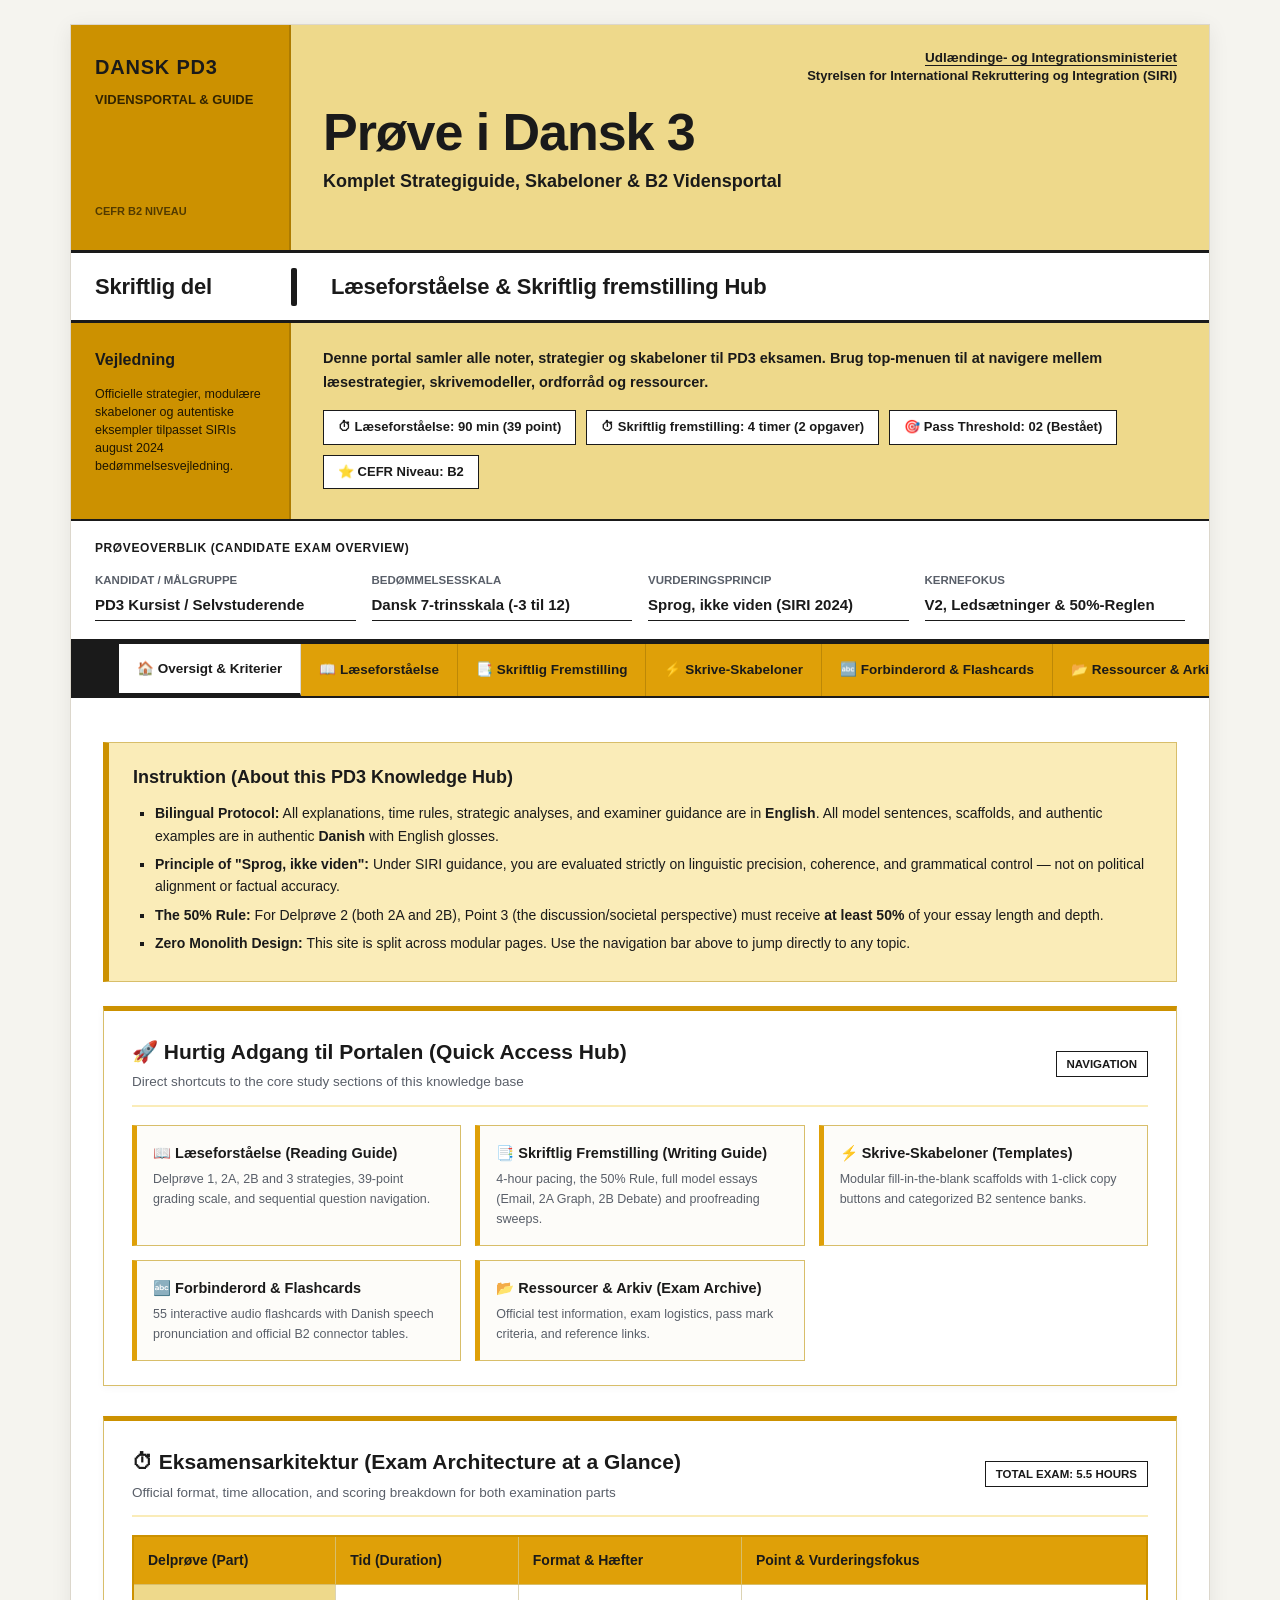
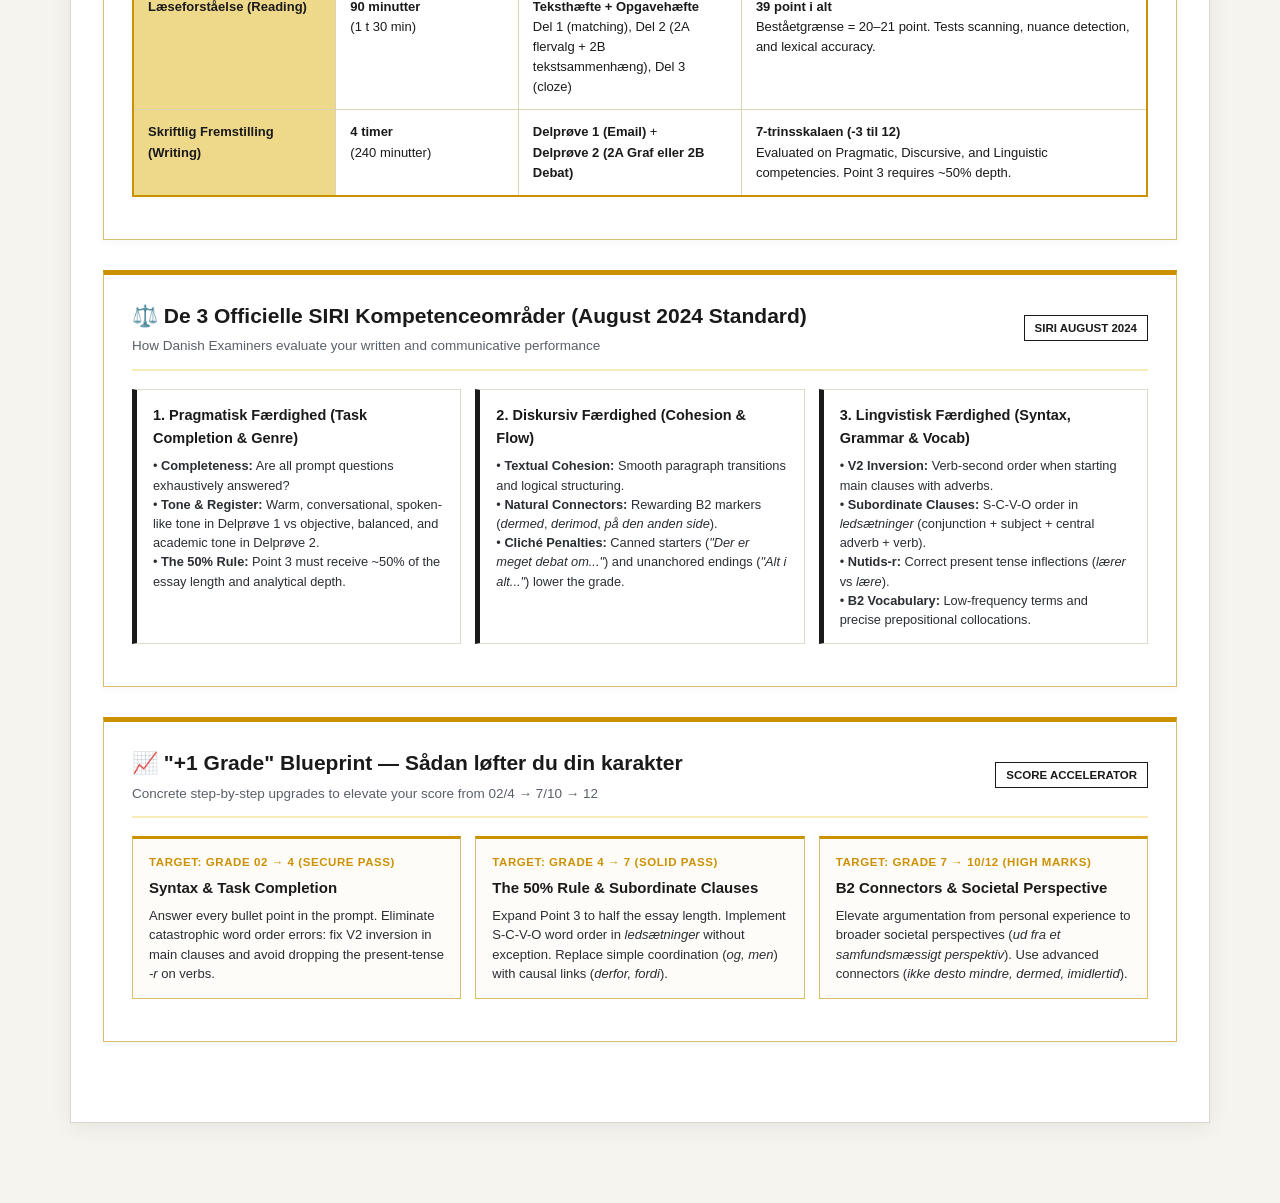
<file: index.html>
<!doctype html>
<html lang="da">
<head>
  <meta charset="UTF-8">
  <meta name="viewport" content="width=device-width, initial-scale=1.0">
  <title>Prøve i Dansk 3 (PD3) — Vidensportal &amp; Strategiguide</title>
  <link rel="stylesheet" href="css/pd3-theme.css">
</head>
<body>
  <div class="container">

    <!-- OFFICIAL EXAM COVER HEADER -->
    <header class="exam-cover-header">
      <div class="cover-left-spine">
        <div>
          <div class="spine-title">Dansk PD3</div>
          <div class="spine-subtitle">Vidensportal &amp; Guide</div>
        </div>
        <div style="font-size:11px; font-weight:800; color:rgba(0,0,0,0.6);">CEFR B2 NIVEAU</div>
      </div>

      <div class="cover-main-right">
        <div class="ministry-header">
          <strong>Udlændinge- og Integrationsministeriet</strong>
          Styrelsen for International Rekruttering og Integration (SIRI)
        </div>

        <div>
          <h1 class="main-exam-title">Prøve i Dansk 3</h1>
          <div class="exam-session-text">Komplet Strategiguide, Skabeloner &amp; B2 Vidensportal</div>
        </div>
      </div>

      <!-- MIDDLE HORIZONTAL BANNER -->
      <div class="exam-middle-banner">
        <div class="banner-col-left">Skriftlig del</div>
        <div class="banner-divider"></div>
        <div class="banner-col-right">Læseforståelse &amp; Skriftlig fremstilling Hub</div>
      </div>

      <!-- LOWER COVER DETAILS -->
      <div class="cover-lower-content">
        <div class="lower-spine">
          <h4>Vejledning</h4>
          <p style="font-size:12.5px; color:rgba(0,0,0,0.85); line-height:1.45;">
            Officielle strategier, modulære skabeloner og autentiske eksempler tilpasset SIRIs august 2024 bedømmelsesvejledning.
          </p>
        </div>

        <div class="lower-details">
          <p>
            Denne portal samler alle noter, strategier og skabeloner til PD3 eksamen. 
            Brug top-menuen til at navigere mellem læsestrategier, skrivemodeller, ordforråd og ressourcer.
          </p>

          <div class="exam-meta-pills">
            <span class="meta-pill">⏱ Læseforståelse: 90 min (39 point)</span>
            <span class="meta-pill">⏱ Skriftlig fremstilling: 4 timer (2 opgaver)</span>
            <span class="meta-pill">🎯 Pass Threshold: 02 (Bestået)</span>
            <span class="meta-pill">⭐ CEFR Niveau: B2</span>
          </div>
        </div>
      </div>

      <!-- ANONYMIZED OVERVIEW INFO BOX -->
      <div class="candidate-info-box">
        <div class="candidate-box-title">Prøveoverblik (Candidate Exam Overview)</div>
        <div class="info-lines-grid">
          <div class="info-line-item">
            <span class="info-line-lbl">Kandidat / Målgruppe</span>
            <span class="info-line-val">PD3 Kursist / Selvstuderende</span>
          </div>
          <div class="info-line-item">
            <span class="info-line-lbl">Bedømmelsesskala</span>
            <span class="info-line-val">Dansk 7-trinsskala (-3 til 12)</span>
          </div>
          <div class="info-line-item">
            <span class="info-line-lbl">Vurderingsprincip</span>
            <span class="info-line-val">Sprog, ikke viden (SIRI 2024)</span>
          </div>
          <div class="info-line-item">
            <span class="info-line-lbl">Kernefokus</span>
            <span class="info-line-val">V2, Ledsætninger &amp; 50%-Reglen</span>
          </div>
        </div>
      </div>
    </header>

    <!-- TOP NAVIGATION BAR -->
    <nav class="exam-section-bar">
      <div class="section-black-block"></div>
      <a class="tab-btn active" href="index.html">🏠 Oversigt &amp; Kriterier</a>
      <a class="tab-btn" href="reading.html">📖 Læseforståelse</a>
      <a class="tab-btn" href="writing.html">📑 Skriftlig Fremstilling</a>
      <a class="tab-btn" href="templates.html">⚡ Skrive-Skabeloner</a>
      <a class="tab-btn" href="vocabulary.html">🔤 Forbinderord &amp; Flashcards</a>
      <a class="tab-btn" href="resources.html">📂 Ressourcer &amp; Arkiv</a>
    </nav>

    <!-- MAIN BODY -->
    <main class="main-body">

      <div class="instruktion-box">
        <div class="instruktion-title">Instruktion (About this PD3 Knowledge Hub)</div>
        <ul class="instruktion-list">
          <li><strong>Bilingual Protocol:</strong> All explanations, time rules, strategic analyses, and examiner guidance are in <strong>English</strong>. All model sentences, scaffolds, and authentic examples are in authentic <strong>Danish</strong> with English glosses.</li>
          <li><strong>Principle of "Sprog, ikke viden":</strong> Under SIRI guidance, you are evaluated strictly on linguistic precision, coherence, and grammatical control — not on political alignment or factual accuracy.</li>
          <li><strong>The 50% Rule:</strong> For Delprøve 2 (both 2A and 2B), Point 3 (the discussion/societal perspective) must receive <strong>at least 50%</strong> of your essay length and depth.</li>
          <li><strong>Zero Monolith Design:</strong> This site is split across modular pages. Use the navigation bar above to jump directly to any topic.</li>
        </ul>
      </div>

      <!-- SECTION: PORTAL QUICK NAVIGATION TILES -->
      <div class="guide-section-block">
        <div class="guide-section-header">
          <div>
            <div class="guide-title">🚀 Hurtig Adgang til Portalen (Quick Access Hub)</div>
            <div class="guide-subtitle">Direct shortcuts to the core study sections of this knowledge base</div>
          </div>
          <span class="day-badge-tag">Navigation</span>
        </div>

        <div class="resource-grid">
          <a class="resource-item" href="reading.html">
            <div class="resource-item-title">📖 Læseforståelse (Reading Guide)</div>
            <div class="resource-item-desc">Delprøve 1, 2A, 2B and 3 strategies, 39-point grading scale, and sequential question navigation.</div>
          </a>
          <a class="resource-item" href="writing.html">
            <div class="resource-item-title">📑 Skriftlig Fremstilling (Writing Guide)</div>
            <div class="resource-item-desc">4-hour pacing, the 50% Rule, full model essays (Email, 2A Graph, 2B Debate) and proofreading sweeps.</div>
          </a>
          <a class="resource-item" href="templates.html">
            <div class="resource-item-title">⚡ Skrive-Skabeloner (Templates)</div>
            <div class="resource-item-desc">Modular fill-in-the-blank scaffolds with 1-click copy buttons and categorized B2 sentence banks.</div>
          </a>
          <a class="resource-item" href="vocabulary.html">
            <div class="resource-item-title">🔤 Forbinderord &amp; Flashcards</div>
            <div class="resource-item-desc">55 interactive audio flashcards with Danish speech pronunciation and official B2 connector tables.</div>
          </a>
          <a class="resource-item" href="resources.html">
            <div class="resource-item-title">📂 Ressourcer &amp; Arkiv (Exam Archive)</div>
            <div class="resource-item-desc">Official test information, exam logistics, pass mark criteria, and reference links.</div>
          </a>
        </div>
      </div>

      <!-- SECTION: EXAM ARCHITECTURE AT A GLANCE -->
      <div class="guide-section-block">
        <div class="guide-section-header">
          <div>
            <div class="guide-title">⏱ Eksamensarkitektur (Exam Architecture at a Glance)</div>
            <div class="guide-subtitle">Official format, time allocation, and scoring breakdown for both examination parts</div>
          </div>
          <span class="day-badge-tag">Total Exam: 5.5 Hours</span>
        </div>

        <table class="matrix-table">
          <thead>
            <tr>
              <th style="width:20%;">Delprøve (Part)</th>
              <th style="width:18%;">Tid (Duration)</th>
              <th style="width:22%;">Format &amp; Hæfter</th>
              <th>Point &amp; Vurderingsfokus</th>
            </tr>
          </thead>
          <tbody>
            <tr>
              <td class="matrix-elem-cell">Læseforståelse (Reading)</td>
              <td><strong>90 minutter</strong><br>(1 t 30 min)</td>
              <td><strong>Teksthæfte + Opgavehæfte</strong><br>Del 1 (matching), Del 2 (2A flervalg + 2B tekstsammenhæng), Del 3 (cloze)</td>
              <td><strong>39 point i alt</strong><br>Beståetgrænse = 20–21 point. Tests scanning, nuance detection, and lexical accuracy.</td>
            </tr>
            <tr>
              <td class="matrix-elem-cell">Skriftlig Fremstilling (Writing)</td>
              <td><strong>4 timer</strong><br>(240 minutter)</td>
              <td><strong>Delprøve 1 (Email)</strong> +<br><strong>Delprøve 2 (2A Graf eller 2B Debat)</strong></td>
              <td><strong>7-trinsskalaen (-3 til 12)</strong><br>Evaluated on Pragmatic, Discursive, and Linguistic competencies. Point 3 requires ~50% depth.</td>
            </tr>
          </tbody>
        </table>
      </div>

      <!-- SECTION: THE OFFICIAL SIRI ASSESSMENT CRITERIA -->
      <div class="guide-section-block">
        <div class="guide-section-header">
          <div>
            <div class="guide-title">⚖️ De 3 Officielle SIRI Kompetenceområder (August 2024 Standard)</div>
            <div class="guide-subtitle">How Danish Examiners evaluate your written and communicative performance</div>
          </div>
          <span class="day-badge-tag">SIRI August 2024</span>
        </div>

        <div class="criteria-grid">
          <div class="criteria-card">
            <div class="criteria-title">1. Pragmatisk Færdighed (Task Completion &amp; Genre)</div>
            <div class="criteria-desc">
              &bull; <strong>Completeness:</strong> Are all prompt questions exhaustively answered?<br>
              &bull; <strong>Tone &amp; Register:</strong> Warm, conversational, spoken-like tone in Delprøve 1 vs objective, balanced, and academic tone in Delprøve 2.<br>
              &bull; <strong>The 50% Rule:</strong> Point 3 must receive ~50% of the essay length and analytical depth.
            </div>
          </div>

          <div class="criteria-card">
            <div class="criteria-title">2. Diskursiv Færdighed (Cohesion &amp; Flow)</div>
            <div class="criteria-desc">
              &bull; <strong>Textual Cohesion:</strong> Smooth paragraph transitions and logical structuring.<br>
              &bull; <strong>Natural Connectors:</strong> Rewarding B2 markers (<em>dermed</em>, <em>derimod</em>, <em>på den anden side</em>).<br>
              &bull; <strong>Cliché Penalties:</strong> Canned starters (<em>"Der er meget debat om..."</em>) and unanchored endings (<em>"Alt i alt..."</em>) lower the grade.
            </div>
          </div>

          <div class="criteria-card">
            <div class="criteria-title">3. Lingvistisk Færdighed (Syntax, Grammar &amp; Vocab)</div>
            <div class="criteria-desc">
              &bull; <strong>V2 Inversion:</strong> Verb-second order when starting main clauses with adverbs.<br>
              &bull; <strong>Subordinate Clauses:</strong> S-C-V-O order in <em>ledsætninger</em> (conjunction + subject + central adverb + verb).<br>
              &bull; <strong>Nutids-r:</strong> Correct present tense inflections (<em>lærer</em> vs <em>lære</em>).<br>
              &bull; <strong>B2 Vocabulary:</strong> Low-frequency terms and precise prepositional collocations.
            </div>
          </div>
        </div>
      </div>

      <!-- SECTION: THE "+1 GRADE" BLUEPRINT -->
      <div class="guide-section-block">
        <div class="guide-section-header">
          <div>
            <div class="guide-title">📈 "+1 Grade" Blueprint — Sådan løfter du din karakter</div>
            <div class="guide-subtitle">Concrete step-by-step upgrades to elevate your score from 02/4 &rarr; 7/10 &rarr; 12</div>
          </div>
          <span class="day-badge-tag">Score Accelerator</span>
        </div>

        <div class="phase-grid">
          <div class="phase-card">
            <div class="phase-time">Target: Grade 02 &rarr; 4 (Secure Pass)</div>
            <div class="phase-name">Syntax &amp; Task Completion</div>
            <div class="phase-desc">
              Answer every bullet point in the prompt. Eliminate catastrophic word order errors: fix V2 inversion in main clauses and avoid dropping the present-tense <em>-r</em> on verbs.
            </div>
          </div>

          <div class="phase-card">
            <div class="phase-time">Target: Grade 4 &rarr; 7 (Solid Pass)</div>
            <div class="phase-name">The 50% Rule &amp; Subordinate Clauses</div>
            <div class="phase-desc">
              Expand Point 3 to half the essay length. Implement S-C-V-O word order in <em>ledsætninger</em> without exception. Replace simple coordination (<em>og, men</em>) with causal links (<em>derfor, fordi</em>).
            </div>
          </div>

          <div class="phase-card">
            <div class="phase-time">Target: Grade 7 &rarr; 10/12 (High Marks)</div>
            <div class="phase-name">B2 Connectors &amp; Societal Perspective</div>
            <div class="phase-desc">
              Elevate argumentation from personal experience to broader societal perspectives (<em>ud fra et samfundsmæssigt perspektiv</em>). Use advanced connectors (<em>ikke desto mindre, dermed, imidlertid</em>).
            </div>
          </div>
        </div>
      </div>

    </main>

  </div>

  <script src="js/pd3-app.js"></script>
</body>
</html>
</file>
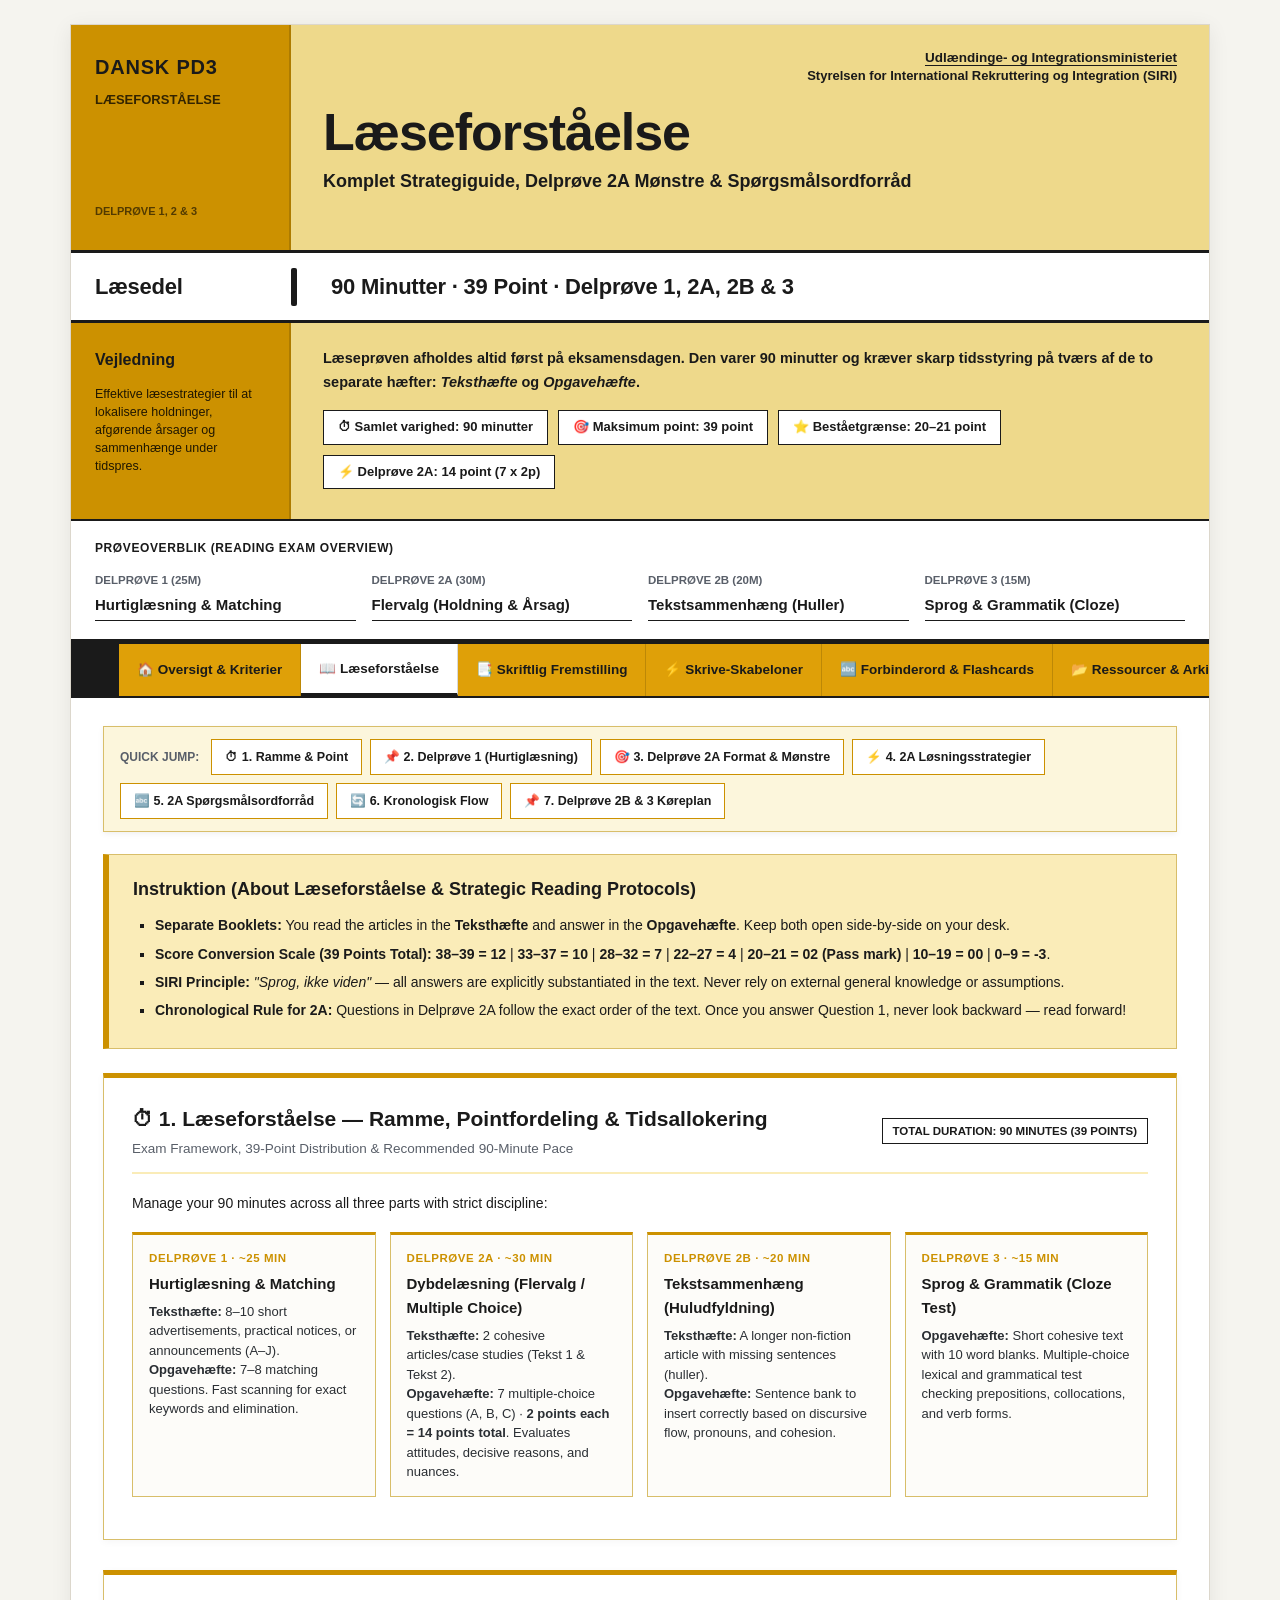
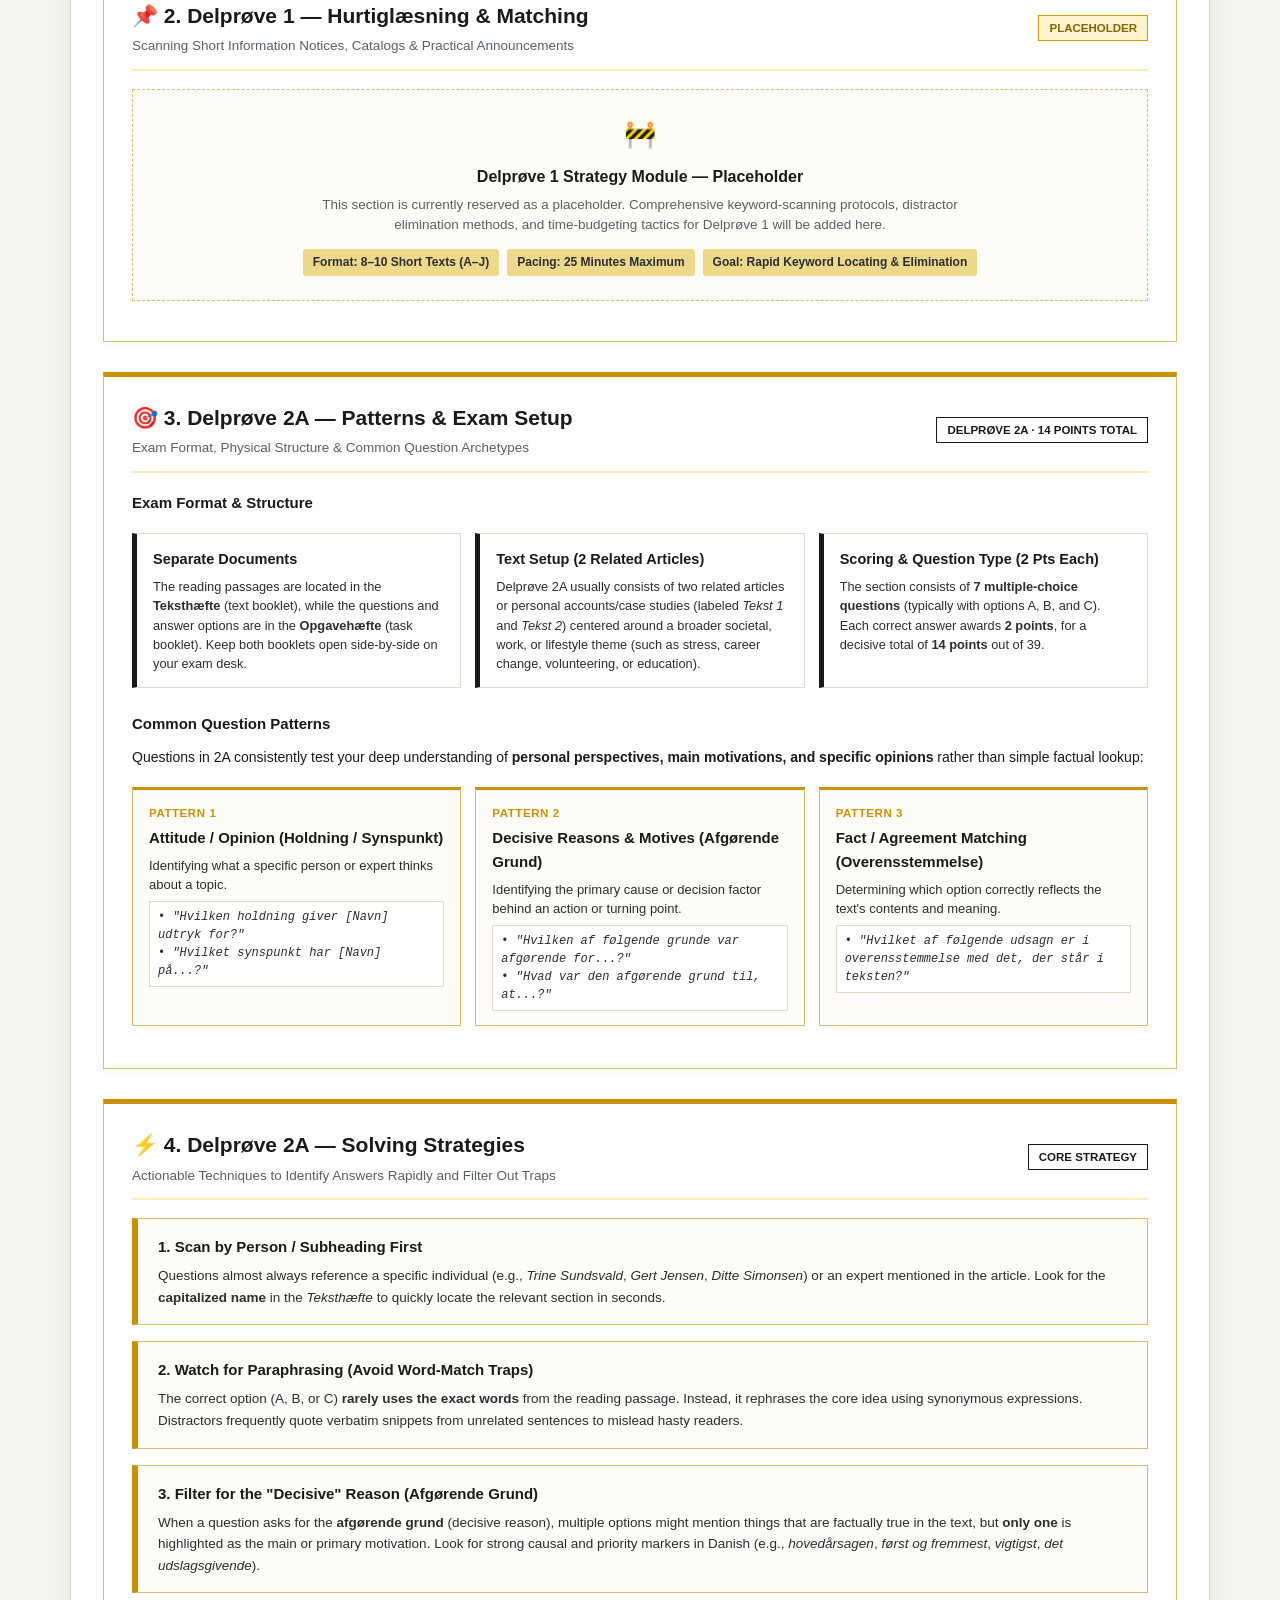
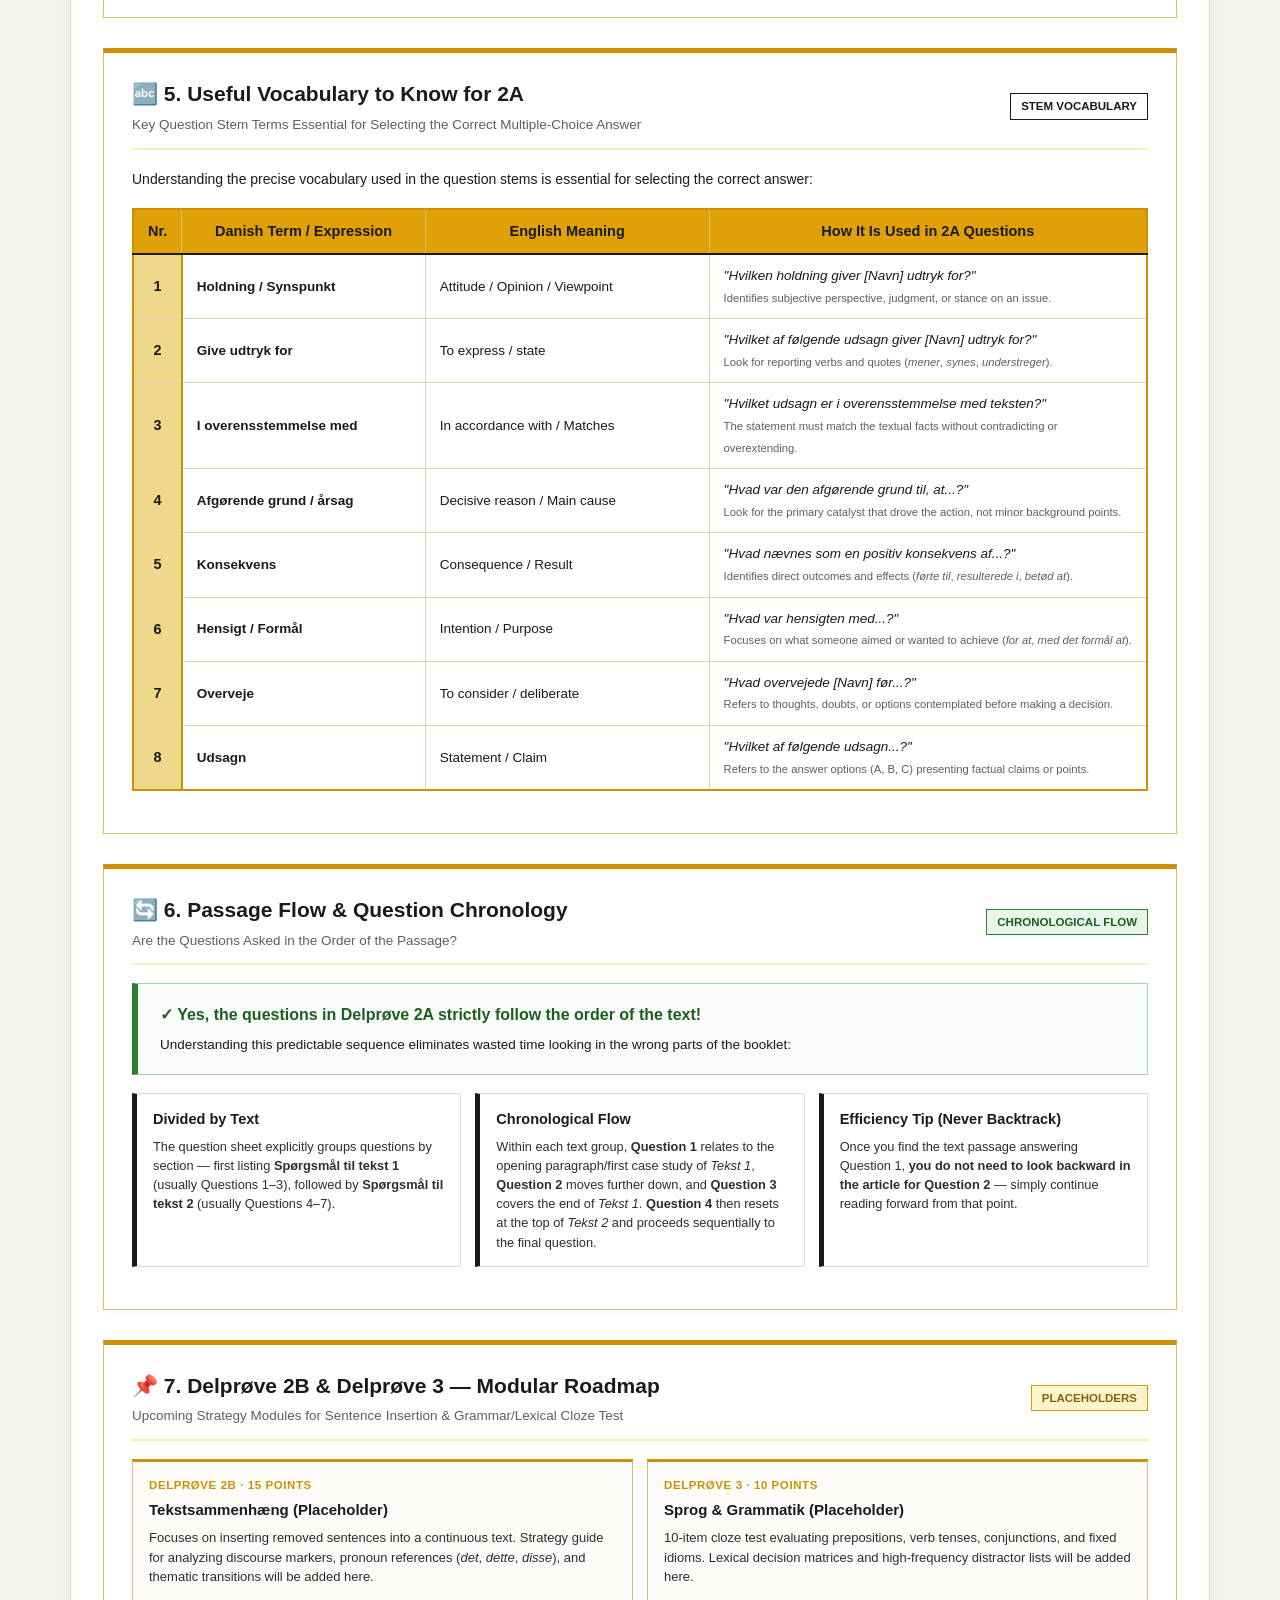
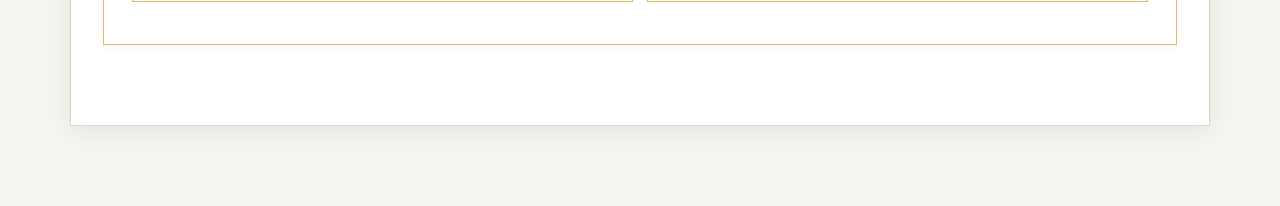
<file: reading.html>
<!doctype html>
<html lang="da">
<head>
  <meta charset="UTF-8">
  <meta name="viewport" content="width=device-width, initial-scale=1.0">
  <title>Læseforståelse Strategy Guide — Prøve i Dansk 3 (PD3)</title>
  <link rel="stylesheet" href="css/pd3-theme.css">
</head>
<body>
  <div class="container">

    <!-- OFFICIAL EXAM COVER HEADER -->
    <header class="exam-cover-header">
      <div class="cover-left-spine">
        <div>
          <div class="spine-title">Dansk PD3</div>
          <div class="spine-subtitle">Læseforståelse</div>
        </div>
        <div style="font-size:11px; font-weight:800; color:rgba(0,0,0,0.6);">DELPRØVE 1, 2 &amp; 3</div>
      </div>

      <div class="cover-main-right">
        <div class="ministry-header">
          <strong>Udlændinge- og Integrationsministeriet</strong>
          Styrelsen for International Rekruttering og Integration (SIRI)
        </div>

        <div>
          <h1 class="main-exam-title">Læseforståelse</h1>
          <div class="exam-session-text">Komplet Strategiguide, Delprøve 2A Mønstre &amp; Spørgsmålsordforråd</div>
        </div>
      </div>

      <!-- MIDDLE HORIZONTAL BANNER -->
      <div class="exam-middle-banner">
        <div class="banner-col-left">Læsedel</div>
        <div class="banner-divider"></div>
        <div class="banner-col-right">90 Minutter · 39 Point · Delprøve 1, 2A, 2B &amp; 3</div>
      </div>

      <!-- LOWER COVER DETAILS -->
      <div class="cover-lower-content">
        <div class="lower-spine">
          <h4>Vejledning</h4>
          <p style="font-size:12.5px; color:rgba(0,0,0,0.85); line-height:1.45;">
            Effektive læsestrategier til at lokalisere holdninger, afgørende årsager og sammenhænge under tidspres.
          </p>
        </div>

        <div class="lower-details">
          <p>
            Læseprøven afholdes altid først på eksamensdagen. Den varer 90 minutter og kræver skarp tidsstyring på tværs af de to separate hæfter: <em>Teksthæfte</em> og <em>Opgavehæfte</em>.
          </p>

          <div class="exam-meta-pills">
            <span class="meta-pill">⏱ Samlet varighed: 90 minutter</span>
            <span class="meta-pill">🎯 Maksimum point: 39 point</span>
            <span class="meta-pill">⭐ Beståetgrænse: 20–21 point</span>
            <span class="meta-pill">⚡ Delprøve 2A: 14 point (7 x 2p)</span>
          </div>
        </div>
      </div>

      <!-- ANONYMIZED OVERVIEW INFO BOX -->
      <div class="candidate-info-box">
        <div class="candidate-box-title">Prøveoverblik (Reading Exam Overview)</div>
        <div class="info-lines-grid">
          <div class="info-line-item">
            <span class="info-line-lbl">Delprøve 1 (25m)</span>
            <span class="info-line-val">Hurtiglæsning &amp; Matching</span>
          </div>
          <div class="info-line-item">
            <span class="info-line-lbl">Delprøve 2A (30m)</span>
            <span class="info-line-val">Flervalg (Holdning &amp; Årsag)</span>
          </div>
          <div class="info-line-item">
            <span class="info-line-lbl">Delprøve 2B (20m)</span>
            <span class="info-line-val">Tekstsammenhæng (Huller)</span>
          </div>
          <div class="info-line-item">
            <span class="info-line-lbl">Delprøve 3 (15m)</span>
            <span class="info-line-val">Sprog &amp; Grammatik (Cloze)</span>
          </div>
        </div>
      </div>
    </header>

    <!-- TOP NAVIGATION BAR -->
    <nav class="exam-section-bar">
      <div class="section-black-block"></div>
      <a class="tab-btn" href="index.html">🏠 Oversigt &amp; Kriterier</a>
      <a class="tab-btn active" href="reading.html">📖 Læseforståelse</a>
      <a class="tab-btn" href="writing.html">📑 Skriftlig Fremstilling</a>
      <a class="tab-btn" href="templates.html">⚡ Skrive-Skabeloner</a>
      <a class="tab-btn" href="vocabulary.html">🔤 Forbinderord &amp; Flashcards</a>
      <a class="tab-btn" href="resources.html">📂 Ressourcer &amp; Arkiv</a>
    </nav>

    <!-- MAIN BODY -->
    <main class="main-body">

      <!-- STICKY IN-PAGE SUB-NAV -->
      <div class="guide-nav-bar">
        <span style="font-size:12px; font-weight:800; color:var(--pd3-gray-muted); text-transform:uppercase; margin-right:4px; align-self:center;">Quick Jump:</span>
        <a class="guide-nav-link" href="#reading-framework">⏱ 1. Ramme &amp; Point</a>
        <a class="guide-nav-link" href="#reading-del1">📌 2. Delprøve 1 (Hurtiglæsning)</a>
        <a class="guide-nav-link" href="#reading-del2a-format">🎯 3. Delprøve 2A Format &amp; Mønstre</a>
        <a class="guide-nav-link" href="#reading-del2a-strategies">⚡ 4. 2A Løsningsstrategier</a>
        <a class="guide-nav-link" href="#reading-del2a-vocab">🔤 5. 2A Spørgsmålsordforråd</a>
        <a class="guide-nav-link" href="#reading-del2a-order">🔄 6. Kronologisk Flow</a>
        <a class="guide-nav-link" href="#reading-del2b-del3">📌 7. Delprøve 2B &amp; 3 Køreplan</a>
      </div>

      <div class="instruktion-box">
        <div class="instruktion-title">Instruktion (About Læseforståelse &amp; Strategic Reading Protocols)</div>
        <ul class="instruktion-list">
          <li><strong>Separate Booklets:</strong> You read the articles in the <strong>Teksthæfte</strong> and answer in the <strong>Opgavehæfte</strong>. Keep both open side-by-side on your desk.</li>
          <li><strong>Score Conversion Scale (39 Points Total):</strong>
            <strong>38–39 = 12</strong> | <strong>33–37 = 10</strong> | <strong>28–32 = 7</strong> | <strong>22–27 = 4</strong> | <strong>20–21 = 02 (Pass mark)</strong> | <strong>10–19 = 00</strong> | <strong>0–9 = -3</strong>.
          </li>
          <li><strong>SIRI Principle:</strong> <em>"Sprog, ikke viden"</em> — all answers are explicitly substantiated in the text. Never rely on external general knowledge or assumptions.</li>
          <li><strong>Chronological Rule for 2A:</strong> Questions in Delprøve 2A follow the exact order of the text. Once you answer Question 1, never look backward — read forward!</li>
        </ul>
      </div>

      <!-- SECTION 1: EXAM FRAMEWORK & POINT DISTRIBUTION -->
      <div class="guide-section-block" id="reading-framework">
        <div class="guide-section-header">
          <div>
            <div class="guide-title">⏱ 1. Læseforståelse — Ramme, Pointfordeling &amp; Tidsallokering</div>
            <div class="guide-subtitle">Exam Framework, 39-Point Distribution &amp; Recommended 90-Minute Pace</div>
          </div>
          <span class="day-badge-tag">Total Duration: 90 Minutes (39 Points)</span>
        </div>

        <p style="font-size:14px; margin-bottom:14px;">
          Manage your 90 minutes across all three parts with strict discipline:
        </p>

        <div class="phase-grid">
          <div class="phase-card">
            <div class="phase-time">Delprøve 1 · ~25 Min</div>
            <div class="phase-name">Hurtiglæsning &amp; Matching</div>
            <div class="phase-desc">
              <strong>Teksthæfte:</strong> 8–10 short advertisements, practical notices, or announcements (A–J).<br>
              <strong>Opgavehæfte:</strong> 7–8 matching questions. Fast scanning for exact keywords and elimination.
            </div>
          </div>

          <div class="phase-card" style="border-top-color:var(--pd3-gold-dark);">
            <div class="phase-time">Delprøve 2A · ~30 Min</div>
            <div class="phase-name">Dybdelæsning (Flervalg / Multiple Choice)</div>
            <div class="phase-desc">
              <strong>Teksthæfte:</strong> 2 cohesive articles/case studies (Tekst 1 &amp; Tekst 2).<br>
              <strong>Opgavehæfte:</strong> 7 multiple-choice questions (A, B, C) · <strong>2 points each = 14 points total</strong>. Evaluates attitudes, decisive reasons, and nuances.
            </div>
          </div>

          <div class="phase-card">
            <div class="phase-time">Delprøve 2B · ~20 Min</div>
            <div class="phase-name">Tekstsammenhæng (Huludfyldning)</div>
            <div class="phase-desc">
              <strong>Teksthæfte:</strong> A longer non-fiction article with missing sentences (huller).<br>
              <strong>Opgavehæfte:</strong> Sentence bank to insert correctly based on discursive flow, pronouns, and cohesion.
            </div>
          </div>

          <div class="phase-card">
            <div class="phase-time">Delprøve 3 · ~15 Min</div>
            <div class="phase-name">Sprog &amp; Grammatik (Cloze Test)</div>
            <div class="phase-desc">
              <strong>Opgavehæfte:</strong> Short cohesive text with 10 word blanks. Multiple-choice lexical and grammatical test checking prepositions, collocations, and verb forms.
            </div>
          </div>
        </div>
      </div>

      <!-- SECTION 2: DELPRØVE 1 (PLACEHOLDER) -->
      <div class="guide-section-block" id="reading-del1">
        <div class="guide-section-header">
          <div>
            <div class="guide-title">📌 2. Delprøve 1 — Hurtiglæsning &amp; Matching</div>
            <div class="guide-subtitle">Scanning Short Information Notices, Catalogs &amp; Practical Announcements</div>
          </div>
          <span class="day-badge-tag" style="background:#fff3cd; border-color:#d39e00; color:#856404;">Placeholder</span>
        </div>

        <div style="background:#fdfcf9; border:1.5px dashed var(--pd3-gold-border); padding:24px; text-align:center; margin:16px 0;">
          <div style="font-size:26px; margin-bottom:8px;">🚧</div>
          <h4 style="font-size:16px; font-weight:800; color:var(--pd3-black); margin-bottom:6px;">Delprøve 1 Strategy Module — Placeholder</h4>
          <p style="font-size:13.5px; color:var(--pd3-gray-muted); max-width:680px; margin:0 auto 12px; line-height:1.5;">
            This section is currently reserved as a placeholder. Comprehensive keyword-scanning protocols, distractor elimination methods, and time-budgeting tactics for Delprøve 1 will be added here.
          </p>
          <div style="display:inline-flex; gap:8px; flex-wrap:wrap; justify-content:center; font-size:12px; font-weight:700; color:var(--pd3-charcoal);">
            <span style="background:var(--pd3-gold-light); padding:4px 10px; border-radius:3px;">Format: 8–10 Short Texts (A–J)</span>
            <span style="background:var(--pd3-gold-light); padding:4px 10px; border-radius:3px;">Pacing: 25 Minutes Maximum</span>
            <span style="background:var(--pd3-gold-light); padding:4px 10px; border-radius:3px;">Goal: Rapid Keyword Locating &amp; Elimination</span>
          </div>
        </div>
      </div>

      <!-- SECTION 3: DELPRØVE 2A FORMAT & PATTERNS -->
      <div class="guide-section-block" id="reading-del2a-format">
        <div class="guide-section-header">
          <div>
            <div class="guide-title">🎯 3. Delprøve 2A — Patterns &amp; Exam Setup</div>
            <div class="guide-subtitle">Exam Format, Physical Structure &amp; Common Question Archetypes</div>
          </div>
          <span class="day-badge-tag">Delprøve 2A · 14 Points Total</span>
        </div>

        <h4 style="font-size:15px; font-weight:800; margin:14px 0 8px;">Exam Format &amp; Structure</h4>
        <div class="criteria-grid">
          <div class="criteria-card">
            <div class="criteria-title">Separate Documents</div>
            <div class="criteria-desc">
              The reading passages are located in the <strong>Teksthæfte</strong> (text booklet), while the questions and answer options are in the <strong>Opgavehæfte</strong> (task booklet). Keep both booklets open side-by-side on your exam desk.
            </div>
          </div>

          <div class="criteria-card">
            <div class="criteria-title">Text Setup (2 Related Articles)</div>
            <div class="criteria-desc">
              Delprøve 2A usually consists of two related articles or personal accounts/case studies (labeled <em>Tekst 1</em> and <em>Tekst 2</em>) centered around a broader societal, work, or lifestyle theme (such as stress, career change, volunteering, or education).
            </div>
          </div>

          <div class="criteria-card">
            <div class="criteria-title">Scoring &amp; Question Type (2 Pts Each)</div>
            <div class="criteria-desc">
              The section consists of <strong>7 multiple-choice questions</strong> (typically with options A, B, and C). Each correct answer awards <strong>2 points</strong>, for a decisive total of <strong>14 points</strong> out of 39.
            </div>
          </div>
        </div>

        <h4 style="font-size:15px; font-weight:800; margin:24px 0 10px;">Common Question Patterns</h4>
        <p style="font-size:14px; margin-bottom:14px;">
          Questions in 2A consistently test your deep understanding of <strong>personal perspectives, main motivations, and specific opinions</strong> rather than simple factual lookup:
        </p>

        <div class="phase-grid">
          <div class="phase-card">
            <div class="phase-time">Pattern 1</div>
            <div class="phase-name">Attitude / Opinion (Holdning / Synspunkt)</div>
            <div class="phase-desc">
              Identifying what a specific person or expert thinks about a topic.<br>
              <div style="margin-top:6px; font-family:monospace; font-size:12px; background:#fff; padding:6px 8px; border:1px solid #e0d9c4;">
                &bull; <em>"Hvilken holdning giver [Navn] udtryk for?"</em><br>
                &bull; <em>"Hvilket synspunkt har [Navn] på...?"</em>
              </div>
            </div>
          </div>

          <div class="phase-card">
            <div class="phase-time">Pattern 2</div>
            <div class="phase-name">Decisive Reasons &amp; Motives (Afgørende Grund)</div>
            <div class="phase-desc">
              Identifying the primary cause or decision factor behind an action or turning point.<br>
              <div style="margin-top:6px; font-family:monospace; font-size:12px; background:#fff; padding:6px 8px; border:1px solid #e0d9c4;">
                &bull; <em>"Hvilken af følgende grunde var afgørende for...?"</em><br>
                &bull; <em>"Hvad var den afgørende grund til, at...?"</em>
              </div>
            </div>
          </div>

          <div class="phase-card">
            <div class="phase-time">Pattern 3</div>
            <div class="phase-name">Fact / Agreement Matching (Overensstemmelse)</div>
            <div class="phase-desc">
              Determining which option correctly reflects the text's contents and meaning.<br>
              <div style="margin-top:6px; font-family:monospace; font-size:12px; background:#fff; padding:6px 8px; border:1px solid #e0d9c4;">
                &bull; <em>"Hvilket af følgende udsagn er i overensstemmelse med det, der står i teksten?"</em>
              </div>
            </div>
          </div>
        </div>
      </div>

      <!-- SECTION 4: 2A SOLVING STRATEGIES -->
      <div class="guide-section-block" id="reading-del2a-strategies">
        <div class="guide-section-header">
          <div>
            <div class="guide-title">⚡ 4. Delprøve 2A — Solving Strategies</div>
            <div class="guide-subtitle">Actionable Techniques to Identify Answers Rapidly and Filter Out Traps</div>
          </div>
          <span class="day-badge-tag">Core Strategy</span>
        </div>

        <div style="display:flex; flex-direction:column; gap:16px; margin-top:14px;">
          <div style="background:#fdfcf9; border:1px solid var(--pd3-gold-border); border-left:6px solid var(--pd3-gold-dark); padding:16px 20px;">
            <div style="font-size:15px; font-weight:800; color:var(--pd3-black); margin-bottom:6px;">
              1. Scan by Person / Subheading First
            </div>
            <p style="font-size:13.5px; line-height:1.6; color:var(--pd3-charcoal);">
              Questions almost always reference a specific individual (e.g., <em>Trine Sundsvald</em>, <em>Gert Jensen</em>, <em>Ditte Simonsen</em>) or an expert mentioned in the article. Look for the <strong>capitalized name</strong> in the <em>Teksthæfte</em> to quickly locate the relevant section in seconds.
            </p>
          </div>

          <div style="background:#fdfcf9; border:1px solid var(--pd3-gold-border); border-left:6px solid var(--pd3-gold-dark); padding:16px 20px;">
            <div style="font-size:15px; font-weight:800; color:var(--pd3-black); margin-bottom:6px;">
              2. Watch for Paraphrasing (Avoid Word-Match Traps)
            </div>
            <p style="font-size:13.5px; line-height:1.6; color:var(--pd3-charcoal);">
              The correct option (A, B, or C) <strong>rarely uses the exact words</strong> from the reading passage. Instead, it rephrases the core idea using synonymous expressions. Distractors frequently quote verbatim snippets from unrelated sentences to mislead hasty readers.
            </p>
          </div>

          <div style="background:#fdfcf9; border:1px solid var(--pd3-gold-border); border-left:6px solid var(--pd3-gold-dark); padding:16px 20px;">
            <div style="font-size:15px; font-weight:800; color:var(--pd3-black); margin-bottom:6px;">
              3. Filter for the "Decisive" Reason (Afgørende Grund)
            </div>
            <p style="font-size:13.5px; line-height:1.6; color:var(--pd3-charcoal);">
              When a question asks for the <strong>afgørende grund</strong> (decisive reason), multiple options might mention things that are factually true in the text, but <strong>only one</strong> is highlighted as the main or primary motivation. Look for strong causal and priority markers in Danish (e.g., <em>hovedårsagen</em>, <em>først og fremmest</em>, <em>vigtigst</em>, <em>det udslagsgivende</em>).
            </p>
          </div>
        </div>
      </div>

      <!-- SECTION 5: USEFUL VOCABULARY FOR 2A -->
      <div class="guide-section-block" id="reading-del2a-vocab">
        <div class="guide-section-header">
          <div>
            <div class="guide-title">🔤 5. Useful Vocabulary to Know for 2A</div>
            <div class="guide-subtitle">Key Question Stem Terms Essential for Selecting the Correct Multiple-Choice Answer</div>
          </div>
          <span class="day-badge-tag">Stem Vocabulary</span>
        </div>

        <p style="font-size:14px; margin:14px 0 10px;">
          Understanding the precise vocabulary used in the question stems is essential for selecting the correct answer:
        </p>

        <table class="exam-vocab-table">
          <thead>
            <tr>
              <th style="width:48px;">Nr.</th>
              <th style="width:24%;">Danish Term / Expression</th>
              <th style="width:28%;">English Meaning</th>
              <th>How It Is Used in 2A Questions</th>
            </tr>
          </thead>
          <tbody>
            <tr>
              <td class="col-idx">1</td>
              <td class="col-word">Holdning / Synspunkt</td>
              <td>Attitude / Opinion / Viewpoint</td>
              <td>
                <em>"Hvilken holdning giver [Navn] udtryk for?"</em><br>
                <small style="color:var(--pd3-gray-muted);">Identifies subjective perspective, judgment, or stance on an issue.</small>
              </td>
            </tr>
            <tr>
              <td class="col-idx">2</td>
              <td class="col-word">Give udtryk for</td>
              <td>To express / state</td>
              <td>
                <em>"Hvilket af følgende udsagn giver [Navn] udtryk for?"</em><br>
                <small style="color:var(--pd3-gray-muted);">Look for reporting verbs and quotes (<em>mener</em>, <em>synes</em>, <em>understreger</em>).</small>
              </td>
            </tr>
            <tr>
              <td class="col-idx">3</td>
              <td class="col-word">I overensstemmelse med</td>
              <td>In accordance with / Matches</td>
              <td>
                <em>"Hvilket udsagn er i overensstemmelse med teksten?"</em><br>
                <small style="color:var(--pd3-gray-muted);">The statement must match the textual facts without contradicting or overextending.</small>
              </td>
            </tr>
            <tr>
              <td class="col-idx">4</td>
              <td class="col-word">Afgørende grund / årsag</td>
              <td>Decisive reason / Main cause</td>
              <td>
                <em>"Hvad var den afgørende grund til, at...?"</em><br>
                <small style="color:var(--pd3-gray-muted);">Look for the primary catalyst that drove the action, not minor background points.</small>
              </td>
            </tr>
            <tr>
              <td class="col-idx">5</td>
              <td class="col-word">Konsekvens</td>
              <td>Consequence / Result</td>
              <td>
                <em>"Hvad nævnes som en positiv konsekvens af...?"</em><br>
                <small style="color:var(--pd3-gray-muted);">Identifies direct outcomes and effects (<em>førte til</em>, <em>resulterede i</em>, <em>betød at</em>).</small>
              </td>
            </tr>
            <tr>
              <td class="col-idx">6</td>
              <td class="col-word">Hensigt / Formål</td>
              <td>Intention / Purpose</td>
              <td>
                <em>"Hvad var hensigten med...?"</em><br>
                <small style="color:var(--pd3-gray-muted);">Focuses on what someone aimed or wanted to achieve (<em>for at</em>, <em>med det formål at</em>).</small>
              </td>
            </tr>
            <tr>
              <td class="col-idx">7</td>
              <td class="col-word">Overveje</td>
              <td>To consider / deliberate</td>
              <td>
                <em>"Hvad overvejede [Navn] før...?"</em><br>
                <small style="color:var(--pd3-gray-muted);">Refers to thoughts, doubts, or options contemplated before making a decision.</small>
              </td>
            </tr>
            <tr>
              <td class="col-idx">8</td>
              <td class="col-word">Udsagn</td>
              <td>Statement / Claim</td>
              <td>
                <em>"Hvilket af følgende udsagn...?"</em><br>
                <small style="color:var(--pd3-gray-muted);">Refers to the answer options (A, B, C) presenting factual claims or points.</small>
              </td>
            </tr>
          </tbody>
        </table>
      </div>

      <!-- SECTION 6: CHRONOLOGICAL ORDER -->
      <div class="guide-section-block" id="reading-del2a-order">
        <div class="guide-section-header">
          <div>
            <div class="guide-title">🔄 6. Passage Flow &amp; Question Chronology</div>
            <div class="guide-subtitle">Are the Questions Asked in the Order of the Passage?</div>
          </div>
          <span class="day-badge-tag" style="background:#e8f5e9; border-color:#2e7d32; color:#1b5e20;">Chronological Flow</span>
        </div>

        <div style="background:#f9fbf9; border:1.5px solid #a5d6a7; border-left:6px solid #2e7d32; padding:18px 22px; margin:14px 0 18px;">
          <div style="font-size:16px; font-weight:800; color:#1b5e20; margin-bottom:6px;">
            ✓ Yes, the questions in Delprøve 2A strictly follow the order of the text!
          </div>
          <p style="font-size:13.5px; line-height:1.6; color:var(--pd3-black);">
            Understanding this predictable sequence eliminates wasted time looking in the wrong parts of the booklet:
          </p>
        </div>

        <div class="criteria-grid">
          <div class="criteria-card">
            <div class="criteria-title">Divided by Text</div>
            <div class="criteria-desc">
              The question sheet explicitly groups questions by section — first listing <strong>Spørgsmål til tekst 1</strong> (usually Questions 1–3), followed by <strong>Spørgsmål til tekst 2</strong> (usually Questions 4–7).
            </div>
          </div>

          <div class="criteria-card">
            <div class="criteria-title">Chronological Flow</div>
            <div class="criteria-desc">
              Within each text group, <strong>Question 1</strong> relates to the opening paragraph/first case study of <em>Tekst 1</em>, <strong>Question 2</strong> moves further down, and <strong>Question 3</strong> covers the end of <em>Tekst 1</em>. <strong>Question 4</strong> then resets at the top of <em>Tekst 2</em> and proceeds sequentially to the final question.
            </div>
          </div>

          <div class="criteria-card">
            <div class="criteria-title">Efficiency Tip (Never Backtrack)</div>
            <div class="criteria-desc">
              Once you find the text passage answering Question 1, <strong>you do not need to look backward in the article for Question 2</strong> — simply continue reading forward from that point.
            </div>
          </div>
        </div>
      </div>

      <!-- SECTION 7: PLACEHOLDERS FOR DELPRØVE 2B & 3 -->
      <div class="guide-section-block" id="reading-del2b-del3">
        <div class="guide-section-header">
          <div>
            <div class="guide-title">📌 7. Delprøve 2B &amp; Delprøve 3 — Modular Roadmap</div>
            <div class="guide-subtitle">Upcoming Strategy Modules for Sentence Insertion &amp; Grammar/Lexical Cloze Test</div>
          </div>
          <span class="day-badge-tag" style="background:#fff3cd; border-color:#d39e00; color:#856404;">Placeholders</span>
        </div>

        <div class="phase-grid">
          <div class="phase-card">
            <div class="phase-time">Delprøve 2B · 15 Points</div>
            <div class="phase-name">Tekstsammenhæng (Placeholder)</div>
            <div class="phase-desc">
              Focuses on inserting removed sentences into a continuous text. Strategy guide for analyzing discourse markers, pronoun references (<em>det</em>, <em>dette</em>, <em>disse</em>), and thematic transitions will be added here.
            </div>
          </div>

          <div class="phase-card">
            <div class="phase-time">Delprøve 3 · 10 Points</div>
            <div class="phase-name">Sprog &amp; Grammatik (Placeholder)</div>
            <div class="phase-desc">
              10-item cloze test evaluating prepositions, verb tenses, conjunctions, and fixed idioms. Lexical decision matrices and high-frequency distractor lists will be added here.
            </div>
          </div>
        </div>
      </div>

    </main>

  </div>

  <script src="js/pd3-app.js"></script>
</body>
</html>
</file>
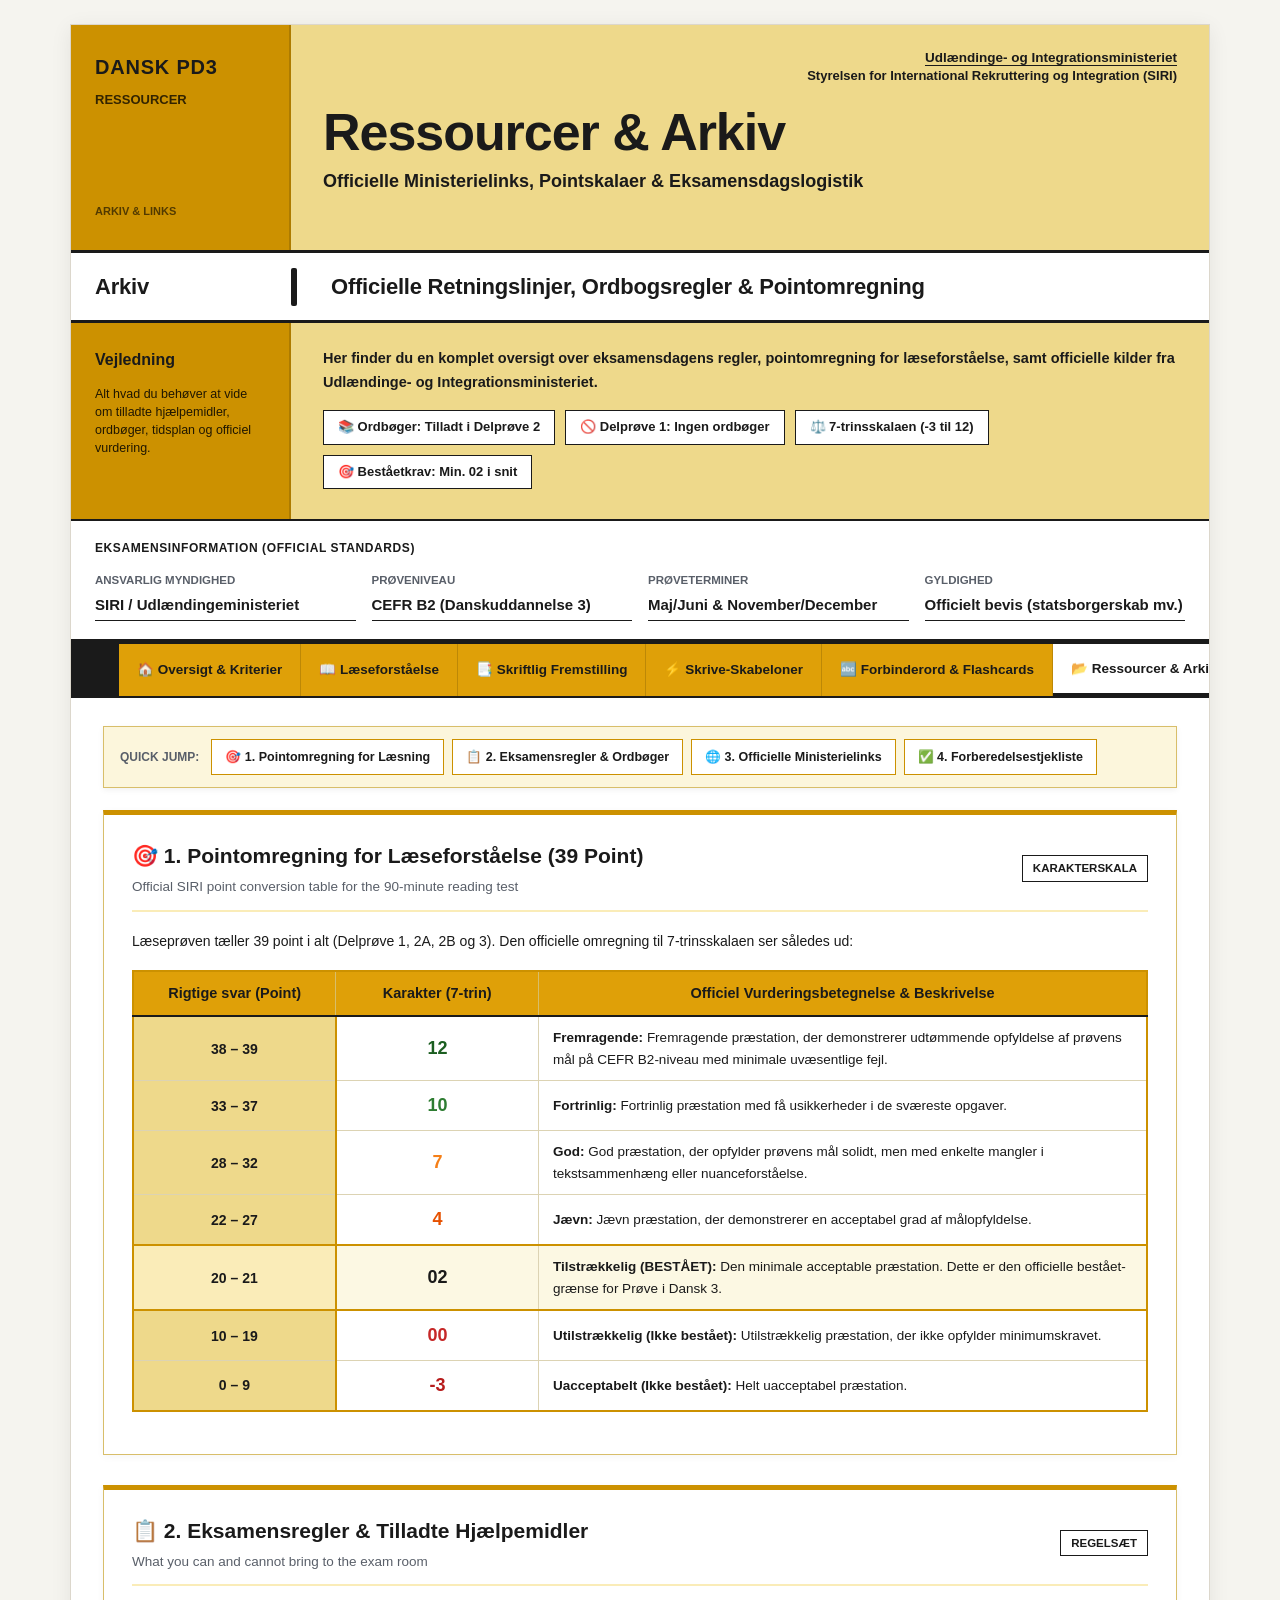
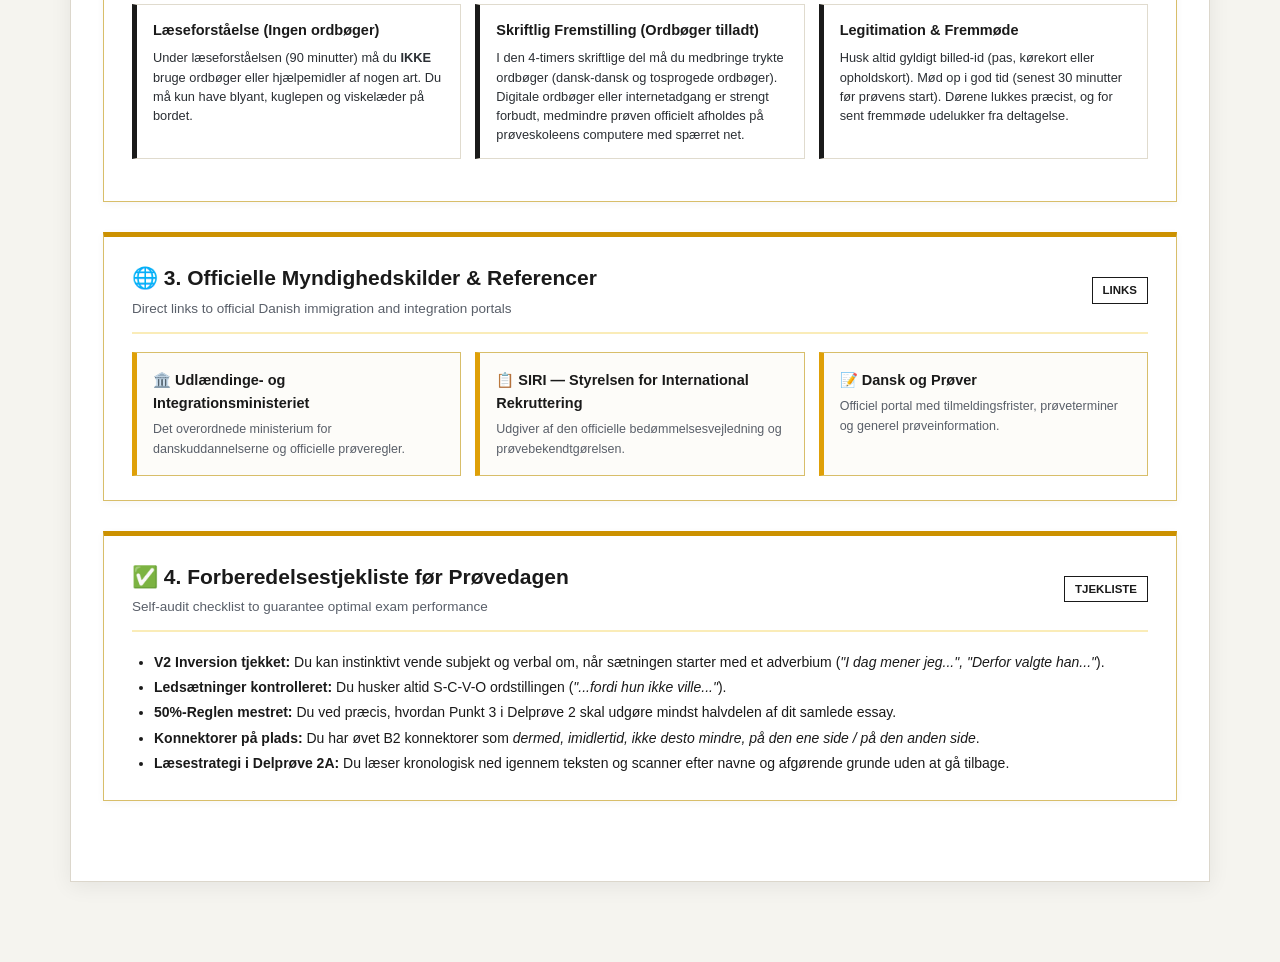
<file: resources.html>
<!doctype html>
<html lang="da">
<head>
  <meta charset="UTF-8">
  <meta name="viewport" content="width=device-width, initial-scale=1.0">
  <title>Ressourcer &amp; Arkiv — Prøve i Dansk 3 (PD3)</title>
  <link rel="stylesheet" href="css/pd3-theme.css">
</head>
<body>
  <div class="container">

    <!-- OFFICIAL EXAM COVER HEADER -->
    <header class="exam-cover-header">
      <div class="cover-left-spine">
        <div>
          <div class="spine-title">Dansk PD3</div>
          <div class="spine-subtitle">Ressourcer</div>
        </div>
        <div style="font-size:11px; font-weight:800; color:rgba(0,0,0,0.6);">ARKIV &amp; LINKS</div>
      </div>

      <div class="cover-main-right">
        <div class="ministry-header">
          <strong>Udlændinge- og Integrationsministeriet</strong>
          Styrelsen for International Rekruttering og Integration (SIRI)
        </div>

        <div>
          <h1 class="main-exam-title">Ressourcer &amp; Arkiv</h1>
          <div class="exam-session-text">Officielle Ministerielinks, Pointskalaer &amp; Eksamensdagslogistik</div>
        </div>
      </div>

      <!-- MIDDLE HORIZONTAL BANNER -->
      <div class="exam-middle-banner">
        <div class="banner-col-left">Arkiv</div>
        <div class="banner-divider"></div>
        <div class="banner-col-right">Officielle Retningslinjer, Ordbogsregler &amp; Pointomregning</div>
      </div>

      <!-- LOWER COVER DETAILS -->
      <div class="cover-lower-content">
        <div class="lower-spine">
          <h4>Vejledning</h4>
          <p style="font-size:12.5px; color:rgba(0,0,0,0.85); line-height:1.45;">
            Alt hvad du behøver at vide om tilladte hjælpemidler, ordbøger, tidsplan og officiel vurdering.
          </p>
        </div>

        <div class="lower-details">
          <p>
            Her finder du en komplet oversigt over eksamensdagens regler, pointomregning for læseforståelse, samt officielle kilder fra Udlændinge- og Integrationsministeriet.
          </p>

          <div class="exam-meta-pills">
            <span class="meta-pill">📚 Ordbøger: Tilladt i Delprøve 2</span>
            <span class="meta-pill">🚫 Delprøve 1: Ingen ordbøger</span>
            <span class="meta-pill">⚖️ 7-trinsskalaen (-3 til 12)</span>
            <span class="meta-pill">🎯 Beståetkrav: Min. 02 i snit</span>
          </div>
        </div>
      </div>

      <!-- ANONYMIZED OVERVIEW INFO BOX -->
      <div class="candidate-info-box">
        <div class="candidate-box-title">Eksamensinformation (Official Standards)</div>
        <div class="info-lines-grid">
          <div class="info-line-item">
            <span class="info-line-lbl">Ansvarlig myndighed</span>
            <span class="info-line-val">SIRI / Udlændingeministeriet</span>
          </div>
          <div class="info-line-item">
            <span class="info-line-lbl">Prøveniveau</span>
            <span class="info-line-val">CEFR B2 (Danskuddannelse 3)</span>
          </div>
          <div class="info-line-item">
            <span class="info-line-lbl">Prøveterminer</span>
            <span class="info-line-val">Maj/Juni &amp; November/December</span>
          </div>
          <div class="info-line-item">
            <span class="info-line-lbl">Gyldighed</span>
            <span class="info-line-val">Officielt bevis (statsborgerskab mv.)</span>
          </div>
        </div>
      </div>
    </header>

    <!-- TOP NAVIGATION BAR -->
    <nav class="exam-section-bar">
      <div class="section-black-block"></div>
      <a class="tab-btn" href="index.html">🏠 Oversigt &amp; Kriterier</a>
      <a class="tab-btn" href="reading.html">📖 Læseforståelse</a>
      <a class="tab-btn" href="writing.html">📑 Skriftlig Fremstilling</a>
      <a class="tab-btn" href="templates.html">⚡ Skrive-Skabeloner</a>
      <a class="tab-btn" href="vocabulary.html">🔤 Forbinderord &amp; Flashcards</a>
      <a class="tab-btn active" href="resources.html">📂 Ressourcer &amp; Arkiv</a>
    </nav>

    <!-- MAIN BODY -->
    <main class="main-body">

      <!-- STICKY IN-PAGE SUB-NAV -->
      <div class="guide-nav-bar">
        <span style="font-size:12px; font-weight:800; color:var(--pd3-gray-muted); text-transform:uppercase; margin-right:4px; align-self:center;">Quick Jump:</span>
        <a class="guide-nav-link" href="#point-conversion">🎯 1. Pointomregning for Læsning</a>
        <a class="guide-nav-link" href="#exam-rules">📋 2. Eksamensregler &amp; Ordbøger</a>
        <a class="guide-nav-link" href="#official-links">🌐 3. Officielle Ministerielinks</a>
        <a class="guide-nav-link" href="#study-checklist">✅ 4. Forberedelsestjekliste</a>
      </div>

      <!-- SECTION 1: POINT CONVERSION TABLE -->
      <div class="guide-section-block" id="point-conversion">
        <div class="guide-section-header">
          <div>
            <div class="guide-title">🎯 1. Pointomregning for Læseforståelse (39 Point)</div>
            <div class="guide-subtitle">Official SIRI point conversion table for the 90-minute reading test</div>
          </div>
          <span class="day-badge-tag">Karakterskala</span>
        </div>

        <p style="font-size:14px; margin-bottom:14px;">
          Læseprøven tæller 39 point i alt (Delprøve 1, 2A, 2B og 3). Den officielle omregning til 7-trinsskalaen ser således ud:
        </p>

        <table class="exam-vocab-table">
          <thead>
            <tr>
              <th style="width:20%;">Rigtige svar (Point)</th>
              <th style="width:20%;">Karakter (7-trin)</th>
              <th>Officiel Vurderingsbetegnelse &amp; Beskrivelse</th>
            </tr>
          </thead>
          <tbody>
            <tr>
              <td class="col-idx" style="width:auto; font-size:14px;">38 – 39</td>
              <td class="col-word" style="text-align:center; font-size:18px; color:#1b5e20;">12</td>
              <td><strong>Fremragende:</strong> Fremragende præstation, der demonstrerer udtømmende opfyldelse af prøvens mål på CEFR B2-niveau med minimale uvæsentlige fejl.</td>
            </tr>
            <tr>
              <td class="col-idx" style="width:auto; font-size:14px;">33 – 37</td>
              <td class="col-word" style="text-align:center; font-size:18px; color:#2e7d32;">10</td>
              <td><strong>Fortrinlig:</strong> Fortrinlig præstation med få usikkerheder i de sværeste opgaver.</td>
            </tr>
            <tr>
              <td class="col-idx" style="width:auto; font-size:14px;">28 – 32</td>
              <td class="col-word" style="text-align:center; font-size:18px; color:#f57f17;">7</td>
              <td><strong>God:</strong> God præstation, der opfylder prøvens mål solidt, men med enkelte mangler i tekstsammenhæng eller nuanceforståelse.</td>
            </tr>
            <tr>
              <td class="col-idx" style="width:auto; font-size:14px;">22 – 27</td>
              <td class="col-word" style="text-align:center; font-size:18px; color:#e65100;">4</td>
              <td><strong>Jævn:</strong> Jævn præstation, der demonstrerer en acceptabel grad af målopfyldelse.</td>
            </tr>
            <tr style="background:#fcf8e3; border:2px solid var(--pd3-gold-dark);">
              <td class="col-idx" style="width:auto; font-size:14px; background:#faecb8;">20 – 21</td>
              <td class="col-word" style="text-align:center; font-size:18px; color:var(--pd3-black);">02</td>
              <td><strong>Tilstrækkelig (BESTÅET):</strong> Den minimale acceptable præstation. Dette er den officielle bestået-grænse for Prøve i Dansk 3.</td>
            </tr>
            <tr>
              <td class="col-idx" style="width:auto; font-size:14px;">10 – 19</td>
              <td class="col-word" style="text-align:center; font-size:18px; color:#c62828;">00</td>
              <td><strong>Utilstrækkelig (Ikke bestået):</strong> Utilstrækkelig præstation, der ikke opfylder minimumskravet.</td>
            </tr>
            <tr>
              <td class="col-idx" style="width:auto; font-size:14px;">0 – 9</td>
              <td class="col-word" style="text-align:center; font-size:18px; color:#b71c1c;">-3</td>
              <td><strong>Uacceptabelt (Ikke bestået):</strong> Helt uacceptabel præstation.</td>
            </tr>
          </tbody>
        </table>
      </div>

      <!-- SECTION 2: EXAM RULES & DICTIONARIES -->
      <div class="guide-section-block" id="exam-rules">
        <div class="guide-section-header">
          <div>
            <div class="guide-title">📋 2. Eksamensregler &amp; Tilladte Hjælpemidler</div>
            <div class="guide-subtitle">What you can and cannot bring to the exam room</div>
          </div>
          <span class="day-badge-tag">Regelsæt</span>
        </div>

        <div class="criteria-grid">
          <div class="criteria-card">
            <div class="criteria-title">Læseforståelse (Ingen ordbøger)</div>
            <div class="criteria-desc">
              Under læseforståelsen (90 minutter) må du <strong>IKKE</strong> bruge ordbøger eller hjælpemidler af nogen art. Du må kun have blyant, kuglepen og viskelæder på bordet.
            </div>
          </div>

          <div class="criteria-card">
            <div class="criteria-title">Skriftlig Fremstilling (Ordbøger tilladt)</div>
            <div class="criteria-desc">
              I den 4-timers skriftlige del må du medbringe trykte ordbøger (dansk-dansk og tosprogede ordbøger). Digitale ordbøger eller internetadgang er strengt forbudt, medmindre prøven officielt afholdes på prøveskoleens computere med spærret net.
            </div>
          </div>

          <div class="criteria-card">
            <div class="criteria-title">Legitimation &amp; Fremmøde</div>
            <div class="criteria-desc">
              Husk altid gyldigt billed-id (pas, kørekort eller opholdskort). Mød op i god tid (senest 30 minutter før prøvens start). Dørene lukkes præcist, og for sent fremmøde udelukker fra deltagelse.
            </div>
          </div>
        </div>
      </div>

      <!-- SECTION 3: OFFICIAL LINKS -->
      <div class="guide-section-block" id="official-links">
        <div class="guide-section-header">
          <div>
            <div class="guide-title">🌐 3. Officielle Myndighedskilder &amp; Referencer</div>
            <div class="guide-subtitle">Direct links to official Danish immigration and integration portals</div>
          </div>
          <span class="day-badge-tag">Links</span>
        </div>

        <div class="resource-grid">
          <a class="resource-item" href="https://uim.dk" target="_blank" rel="noopener noreferrer">
            <div class="resource-item-title">🏛️ Udlændinge- og Integrationsministeriet</div>
            <div class="resource-item-desc">Det overordnede ministerium for danskuddannelserne og officielle prøveregler.</div>
          </a>
          <a class="resource-item" href="https://siri.dk" target="_blank" rel="noopener noreferrer">
            <div class="resource-item-title">📋 SIRI — Styrelsen for International Rekruttering</div>
            <div class="resource-item-desc">Udgiver af den officielle bedømmelsesvejledning og prøvebekendtgørelsen.</div>
          </a>
          <a class="resource-item" href="https://danskogproever.dk" target="_blank" rel="noopener noreferrer">
            <div class="resource-item-title">📝 Dansk og Prøver</div>
            <div class="resource-item-desc">Officiel portal med tilmeldingsfrister, prøveterminer og generel prøveinformation.</div>
          </a>
        </div>
      </div>

      <!-- SECTION 4: STUDY CHECKLIST -->
      <div class="guide-section-block" id="study-checklist">
        <div class="guide-section-header">
          <div>
            <div class="guide-title">✅ 4. Forberedelsestjekliste før Prøvedagen</div>
            <div class="guide-subtitle">Self-audit checklist to guarantee optimal exam performance</div>
          </div>
          <span class="day-badge-tag">Tjekliste</span>
        </div>

        <ul style="padding-left:22px; font-size:14px; line-height:1.8; color:var(--pd3-black);">
          <li><strong>V2 Inversion tjekket:</strong> Du kan instinktivt vende subjekt og verbal om, når sætningen starter med et adverbium (<em>"I dag mener jeg...", "Derfor valgte han..."</em>).</li>
          <li><strong>Ledsætninger kontrolleret:</strong> Du husker altid S-C-V-O ordstillingen (<em>"...fordi hun ikke ville..."</em>).</li>
          <li><strong>50%-Reglen mestret:</strong> Du ved præcis, hvordan Punkt 3 i Delprøve 2 skal udgøre mindst halvdelen af dit samlede essay.</li>
          <li><strong>Konnektorer på plads:</strong> Du har øvet B2 konnektorer som <em>dermed, imidlertid, ikke desto mindre, på den ene side / på den anden side</em>.</li>
          <li><strong>Læsestrategi i Delprøve 2A:</strong> Du læser kronologisk ned igennem teksten og scanner efter navne og afgørende grunde uden at gå tilbage.</li>
        </ul>
      </div>

    </main>

  </div>

  <script src="js/pd3-app.js"></script>
</body>
</html>
</file>
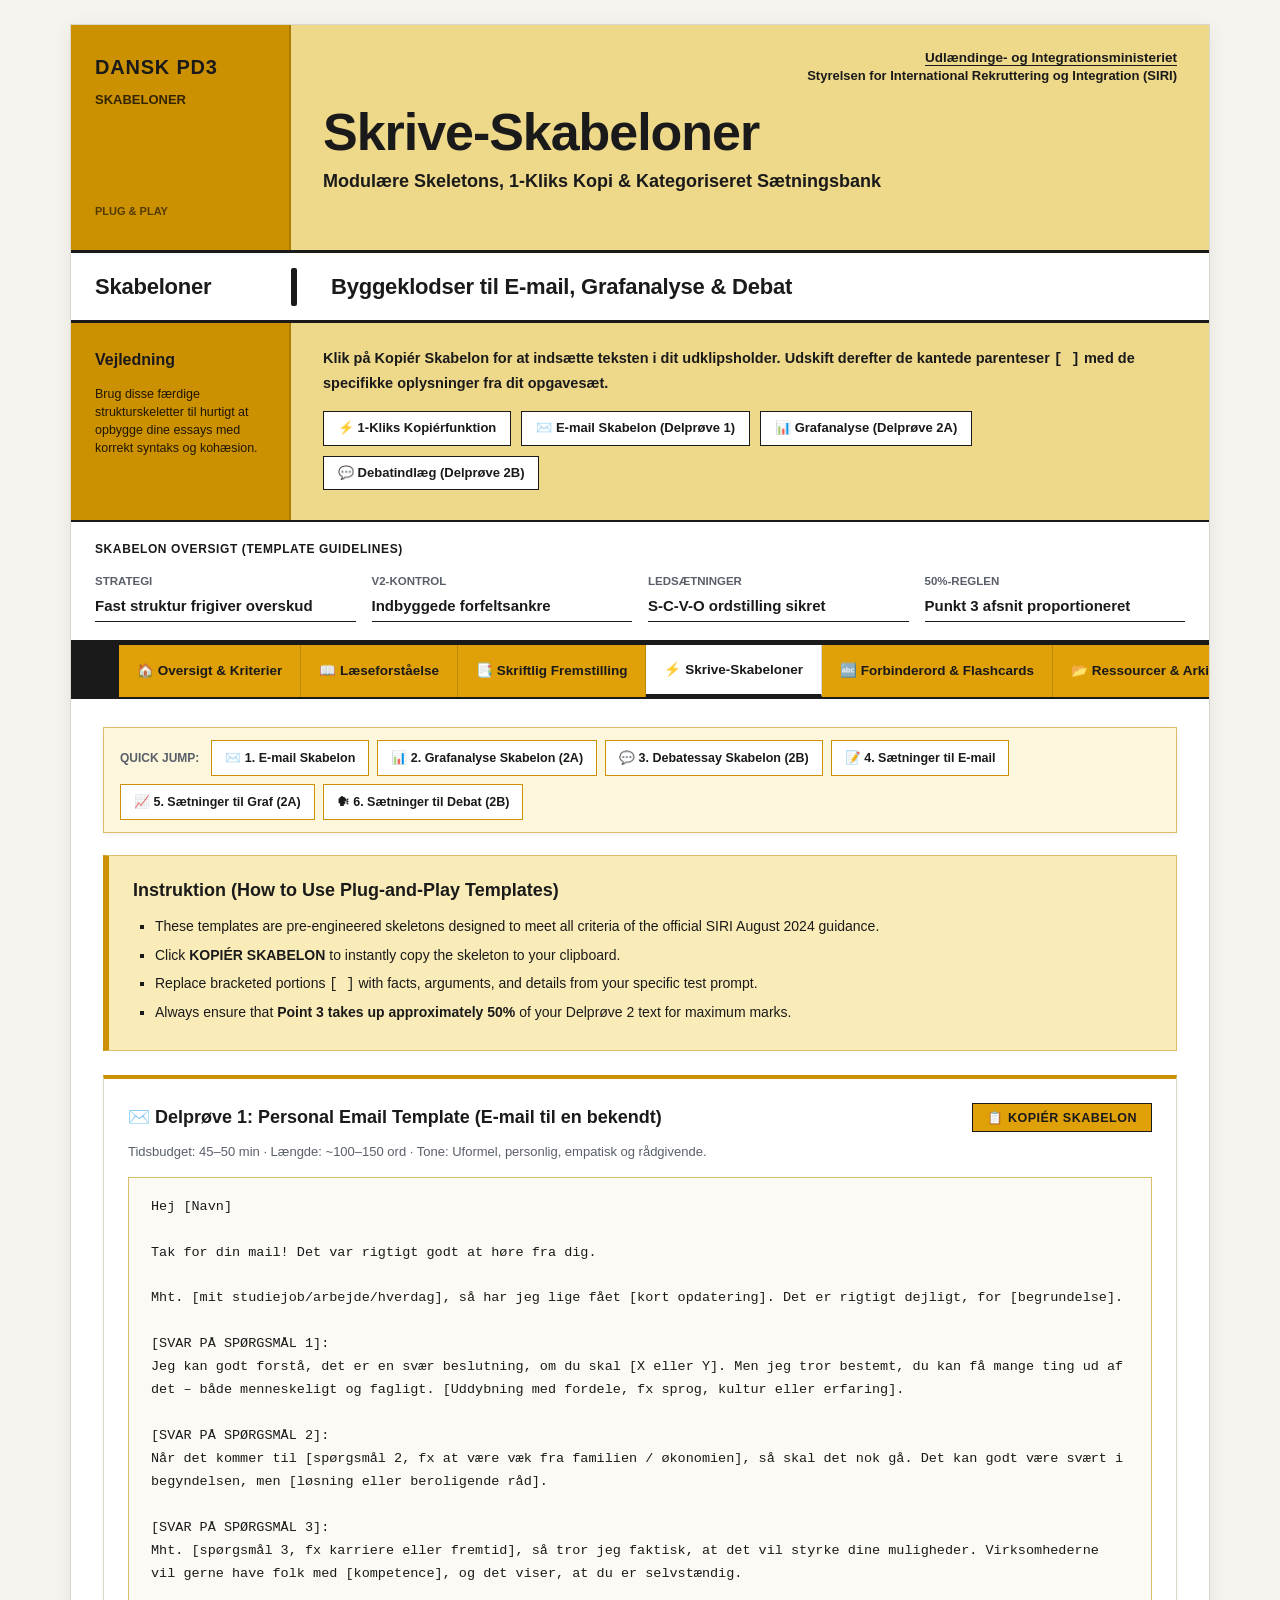
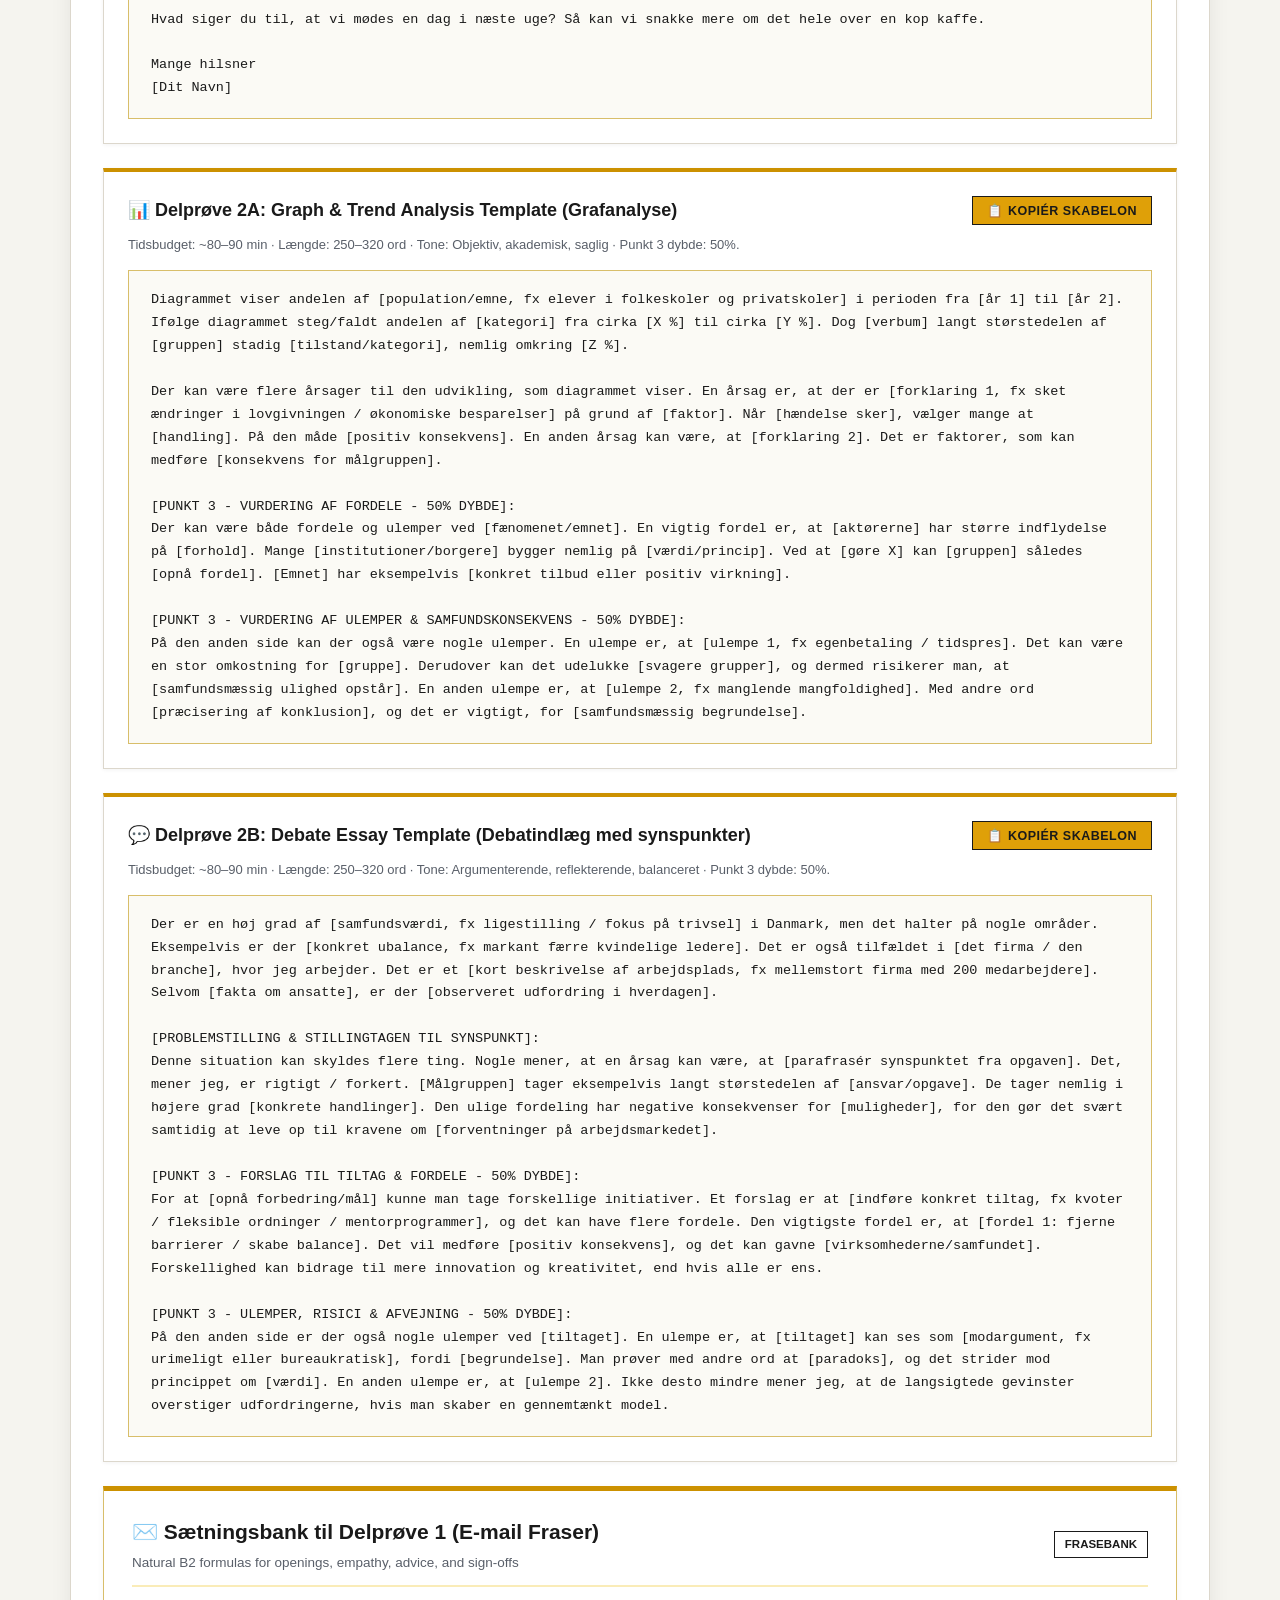
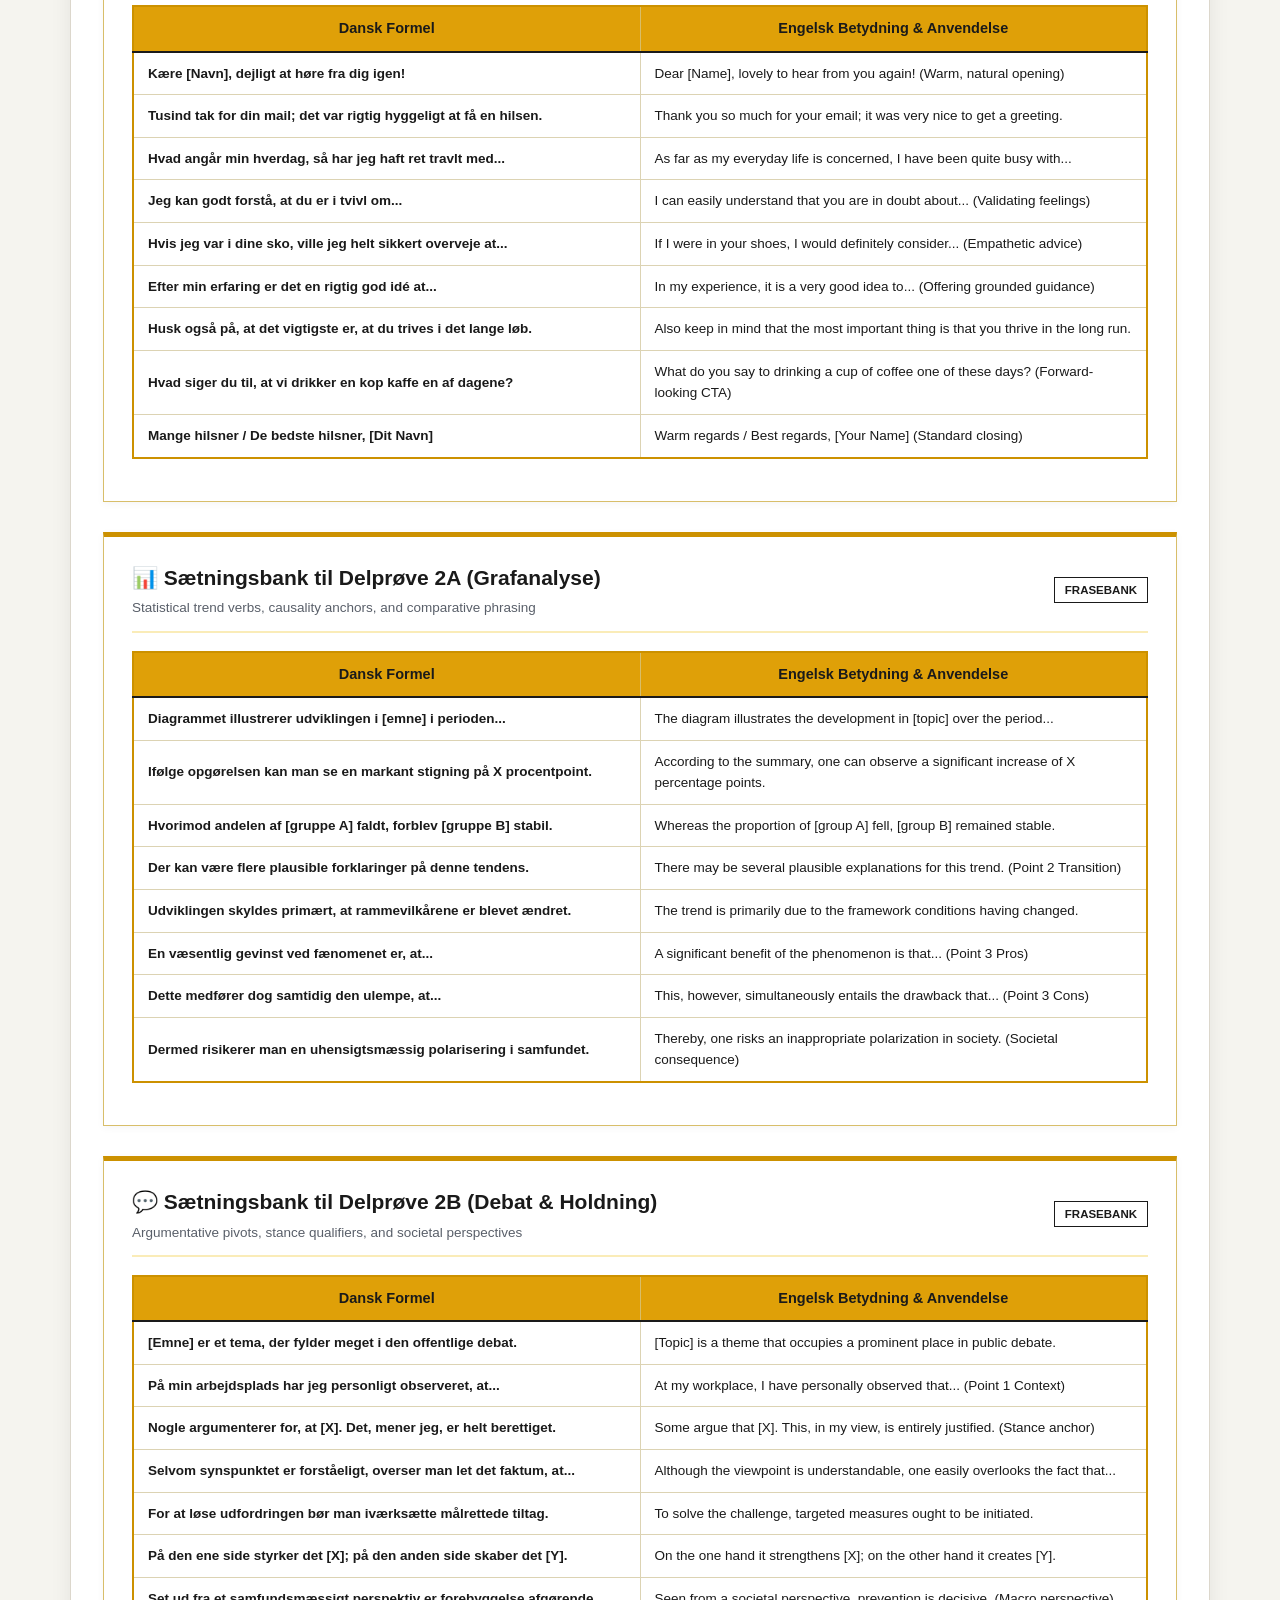
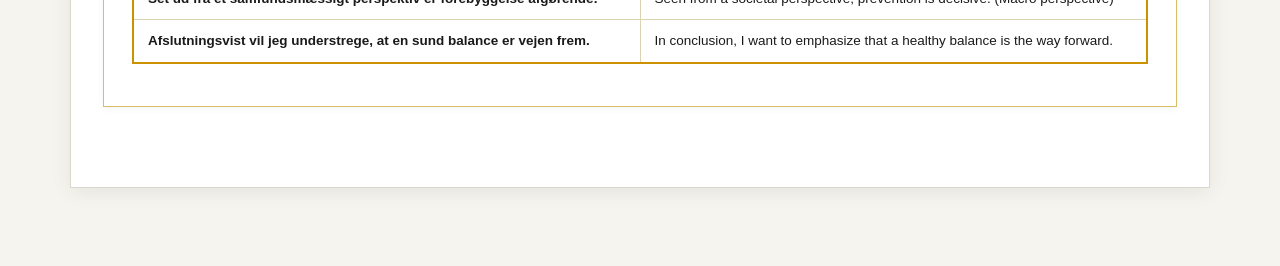
<file: templates.html>
<!doctype html>
<html lang="da">
<head>
  <meta charset="UTF-8">
  <meta name="viewport" content="width=device-width, initial-scale=1.0">
  <title>Skrive-Skabeloner &amp; Sætningsbank — Prøve i Dansk 3 (PD3)</title>
  <link rel="stylesheet" href="css/pd3-theme.css">
</head>
<body>
  <div class="container">

    <!-- OFFICIAL EXAM COVER HEADER -->
    <header class="exam-cover-header">
      <div class="cover-left-spine">
        <div>
          <div class="spine-title">Dansk PD3</div>
          <div class="spine-subtitle">Skabeloner</div>
        </div>
        <div style="font-size:11px; font-weight:800; color:rgba(0,0,0,0.6);">PLUG &amp; PLAY</div>
      </div>

      <div class="cover-main-right">
        <div class="ministry-header">
          <strong>Udlændinge- og Integrationsministeriet</strong>
          Styrelsen for International Rekruttering og Integration (SIRI)
        </div>

        <div>
          <h1 class="main-exam-title">Skrive-Skabeloner</h1>
          <div class="exam-session-text">Modulære Skeletons, 1-Kliks Kopi &amp; Kategoriseret Sætningsbank</div>
        </div>
      </div>

      <!-- MIDDLE HORIZONTAL BANNER -->
      <div class="exam-middle-banner">
        <div class="banner-col-left">Skabeloner</div>
        <div class="banner-divider"></div>
        <div class="banner-col-right">Byggeklodser til E-mail, Grafanalyse &amp; Debat</div>
      </div>

      <!-- LOWER COVER DETAILS -->
      <div class="cover-lower-content">
        <div class="lower-spine">
          <h4>Vejledning</h4>
          <p style="font-size:12.5px; color:rgba(0,0,0,0.85); line-height:1.45;">
            Brug disse færdige strukturskeletter til hurtigt at opbygge dine essays med korrekt syntaks og kohæsion.
          </p>
        </div>

        <div class="lower-details">
          <p>
            Klik på <strong>Kopiér Skabelon</strong> for at indsætte teksten i dit udklipsholder. 
            Udskift derefter de kantede parenteser <code>[ ]</code> med de specifikke oplysninger fra dit opgavesæt.
          </p>

          <div class="exam-meta-pills">
            <span class="meta-pill">⚡ 1-Kliks Kopiérfunktion</span>
            <span class="meta-pill">✉️ E-mail Skabelon (Delprøve 1)</span>
            <span class="meta-pill">📊 Grafanalyse (Delprøve 2A)</span>
            <span class="meta-pill">💬 Debatindlæg (Delprøve 2B)</span>
          </div>
        </div>
      </div>

      <!-- ANONYMIZED OVERVIEW INFO BOX -->
      <div class="candidate-info-box">
        <div class="candidate-box-title">Skabelon Oversigt (Template Guidelines)</div>
        <div class="info-lines-grid">
          <div class="info-line-item">
            <span class="info-line-lbl">Strategi</span>
            <span class="info-line-val">Fast struktur frigiver overskud</span>
          </div>
          <div class="info-line-item">
            <span class="info-line-lbl">V2-kontrol</span>
            <span class="info-line-val">Indbyggede forfeltsankre</span>
          </div>
          <div class="info-line-item">
            <span class="info-line-lbl">Ledsætninger</span>
            <span class="info-line-val">S-C-V-O ordstilling sikret</span>
          </div>
          <div class="info-line-item">
            <span class="info-line-lbl">50%-Reglen</span>
            <span class="info-line-val">Punkt 3 afsnit proportioneret</span>
          </div>
        </div>
      </div>
    </header>

    <!-- TOP NAVIGATION BAR -->
    <nav class="exam-section-bar">
      <div class="section-black-block"></div>
      <a class="tab-btn" href="index.html">🏠 Oversigt &amp; Kriterier</a>
      <a class="tab-btn" href="reading.html">📖 Læseforståelse</a>
      <a class="tab-btn" href="writing.html">📑 Skriftlig Fremstilling</a>
      <a class="tab-btn active" href="templates.html">⚡ Skrive-Skabeloner</a>
      <a class="tab-btn" href="vocabulary.html">🔤 Forbinderord &amp; Flashcards</a>
      <a class="tab-btn" href="resources.html">📂 Ressourcer &amp; Arkiv</a>
    </nav>

    <!-- MAIN BODY -->
    <main class="main-body">

      <!-- STICKY IN-PAGE SUB-NAV -->
      <div class="guide-nav-bar">
        <span style="font-size:12px; font-weight:800; color:var(--pd3-gray-muted); text-transform:uppercase; margin-right:4px; align-self:center;">Quick Jump:</span>
        <a class="guide-nav-link" href="#tpl-email">✉️ 1. E-mail Skabelon</a>
        <a class="guide-nav-link" href="#tpl-graph">📊 2. Grafanalyse Skabelon (2A)</a>
        <a class="guide-nav-link" href="#tpl-debate">💬 3. Debatessay Skabelon (2B)</a>
        <a class="guide-nav-link" href="#sentence-email">📝 4. Sætninger til E-mail</a>
        <a class="guide-nav-link" href="#sentence-2a">📈 5. Sætninger til Graf (2A)</a>
        <a class="guide-nav-link" href="#sentence-2b">🗣 6. Sætninger til Debat (2B)</a>
      </div>

      <div class="instruktion-box">
        <div class="instruktion-title">Instruktion (How to Use Plug-and-Play Templates)</div>
        <ul class="instruktion-list">
          <li>These templates are pre-engineered skeletons designed to meet all criteria of the official SIRI August 2024 guidance.</li>
          <li>Click <strong>KOPIÉR SKABELON</strong> to instantly copy the skeleton to your clipboard.</li>
          <li>Replace bracketed portions <code>[ ]</code> with facts, arguments, and details from your specific test prompt.</li>
          <li>Always ensure that <strong>Point 3 takes up approximately 50%</strong> of your Delprøve 2 text for maximum marks.</li>
        </ul>
      </div>

      <!-- TEMPLATE 1: EMAIL (DELPRØVE 1) -->
      <div class="template-box-card" id="tpl-email">
        <div class="template-card-head">
          <span class="template-card-title">✉️ Delprøve 1: Personal Email Template (E-mail til en bekendt)</span>
          <button class="copy-button" onclick="copySnippet(this)">📋 Kopiér Skabelon</button>
        </div>
        <p style="font-size:13px; color:var(--pd3-gray-muted);">
          Tidsbudget: 45–50 min · Længde: ~100–150 ord · Tone: Uformel, personlig, empatisk og rådgivende.
        </p>

        <div class="template-snippet">Hej [Navn]

Tak for din mail! Det var rigtigt godt at høre fra dig.

Mht. [mit studiejob/arbejde/hverdag], så har jeg lige fået [kort opdatering]. Det er rigtigt dejligt, for [begrundelse].

[SVAR PÅ SPØRGSMÅL 1]:
Jeg kan godt forstå, det er en svær beslutning, om du skal [X eller Y]. Men jeg tror bestemt, du kan få mange ting ud af det – både menneskeligt og fagligt. [Uddybning med fordele, fx sprog, kultur eller erfaring].

[SVAR PÅ SPØRGSMÅL 2]:
Når det kommer til [spørgsmål 2, fx at være væk fra familien / økonomien], så skal det nok gå. Det kan godt være svært i begyndelsen, men [løsning eller beroligende råd].

[SVAR PÅ SPØRGSMÅL 3]:
Mht. [spørgsmål 3, fx karriere eller fremtid], så tror jeg faktisk, at det vil styrke dine muligheder. Virksomhederne vil gerne have folk med [kompetence], og det viser, at du er selvstændig.

Hvad siger du til, at vi mødes en dag i næste uge? Så kan vi snakke mere om det hele over en kop kaffe.

Mange hilsner
[Dit Navn]</div>
      </div>

      <!-- TEMPLATE 2: ESSAY 2A (GRAPH / STATISTICS) -->
      <div class="template-box-card" id="tpl-graph">
        <div class="template-card-head">
          <span class="template-card-title">📊 Delprøve 2A: Graph &amp; Trend Analysis Template (Grafanalyse)</span>
          <button class="copy-button" onclick="copySnippet(this)">📋 Kopiér Skabelon</button>
        </div>
        <p style="font-size:13px; color:var(--pd3-gray-muted);">
          Tidsbudget: ~80–90 min · Længde: 250–320 ord · Tone: Objektiv, akademisk, saglig · Punkt 3 dybde: 50%.
        </p>

        <div class="template-snippet">Diagrammet viser andelen af [population/emne, fx elever i folkeskoler og privatskoler] i perioden fra [år 1] til [år 2]. Ifølge diagrammet steg/faldt andelen af [kategori] fra cirka [X %] til cirka [Y %]. Dog [verbum] langt størstedelen af [gruppen] stadig [tilstand/kategori], nemlig omkring [Z %].

Der kan være flere årsager til den udvikling, som diagrammet viser. En årsag er, at der er [forklaring 1, fx sket ændringer i lovgivningen / økonomiske besparelser] på grund af [faktor]. Når [hændelse sker], vælger mange at [handling]. På den måde [positiv konsekvens]. En anden årsag kan være, at [forklaring 2]. Det er faktorer, som kan medføre [konsekvens for målgruppen].

[PUNKT 3 - VURDERING AF FORDELE - 50% DYBDE]:
Der kan være både fordele og ulemper ved [fænomenet/emnet]. En vigtig fordel er, at [aktørerne] har større indflydelse på [forhold]. Mange [institutioner/borgere] bygger nemlig på [værdi/princip]. Ved at [gøre X] kan [gruppen] således [opnå fordel]. [Emnet] har eksempelvis [konkret tilbud eller positiv virkning].

[PUNKT 3 - VURDERING AF ULEMPER &amp; SAMFUNDSKONSEKVENS - 50% DYBDE]:
På den anden side kan der også være nogle ulemper. En ulempe er, at [ulempe 1, fx egenbetaling / tidspres]. Det kan være en stor omkostning for [gruppe]. Derudover kan det udelukke [svagere grupper], og dermed risikerer man, at [samfundsmæssig ulighed opstår]. En anden ulempe er, at [ulempe 2, fx manglende mangfoldighed]. Med andre ord [præcisering af konklusion], og det er vigtigt, for [samfundsmæssig begrundelse].</div>
      </div>

      <!-- TEMPLATE 3: ESSAY 2B (DEBATE / STATEMENTS) -->
      <div class="template-box-card" id="tpl-debate">
        <div class="template-card-head">
          <span class="template-card-title">💬 Delprøve 2B: Debate Essay Template (Debatindlæg med synspunkter)</span>
          <button class="copy-button" onclick="copySnippet(this)">📋 Kopiér Skabelon</button>
        </div>
        <p style="font-size:13px; color:var(--pd3-gray-muted);">
          Tidsbudget: ~80–90 min · Længde: 250–320 ord · Tone: Argumenterende, reflekterende, balanceret · Punkt 3 dybde: 50%.
        </p>

        <div class="template-snippet">Der er en høj grad af [samfundsværdi, fx ligestilling / fokus på trivsel] i Danmark, men det halter på nogle områder. Eksempelvis er der [konkret ubalance, fx markant færre kvindelige ledere]. Det er også tilfældet i [det firma / den branche], hvor jeg arbejder. Det er et [kort beskrivelse af arbejdsplads, fx mellemstort firma med 200 medarbejdere]. Selvom [fakta om ansatte], er der [observeret udfordring i hverdagen].

[PROBLEMSTILLING &amp; STILLINGTAGEN TIL SYNSPUNKT]:
Denne situation kan skyldes flere ting. Nogle mener, at en årsag kan være, at [parafrasér synspunktet fra opgaven]. Det, mener jeg, er rigtigt / forkert. [Målgruppen] tager eksempelvis langt størstedelen af [ansvar/opgave]. De tager nemlig i højere grad [konkrete handlinger]. Den ulige fordeling har negative konsekvenser for [muligheder], for den gør det svært samtidig at leve op til kravene om [forventninger på arbejdsmarkedet].

[PUNKT 3 - FORSLAG TIL TILTAG &amp; FORDELE - 50% DYBDE]:
For at [opnå forbedring/mål] kunne man tage forskellige initiativer. Et forslag er at [indføre konkret tiltag, fx kvoter / fleksible ordninger / mentorprogrammer], og det kan have flere fordele. Den vigtigste fordel er, at [fordel 1: fjerne barrierer / skabe balance]. Det vil medføre [positiv konsekvens], og det kan gavne [virksomhederne/samfundet]. Forskellighed kan bidrage til mere innovation og kreativitet, end hvis alle er ens.

[PUNKT 3 - ULEMPER, RISICI &amp; AFVEJNING - 50% DYBDE]:
På den anden side er der også nogle ulemper ved [tiltaget]. En ulempe er, at [tiltaget] kan ses som [modargument, fx urimeligt eller bureaukratisk], fordi [begrundelse]. Man prøver med andre ord at [paradoks], og det strider mod princippet om [værdi]. En anden ulempe er, at [ulempe 2]. Ikke desto mindre mener jeg, at de langsigtede gevinster overstiger udfordringerne, hvis man skaber en gennemtænkt model.</div>
      </div>

      <!-- SECTION: SENTENCE BANK (DELPRØVE 1) -->
      <div class="guide-section-block" id="sentence-email">
        <div class="guide-section-header">
          <div>
            <div class="guide-title">✉️ Sætningsbank til Delprøve 1 (E-mail Fraser)</div>
            <div class="guide-subtitle">Natural B2 formulas for openings, empathy, advice, and sign-offs</div>
          </div>
          <span class="day-badge-tag">Frasebank</span>
        </div>

        <table class="exam-vocab-table">
          <thead>
            <tr>
              <th style="width:50%;">Dansk Formel</th>
              <th style="width:50%;">Engelsk Betydning &amp; Anvendelse</th>
            </tr>
          </thead>
          <tbody>
            <tr>
              <td class="col-word">Kære [Navn], dejligt at høre fra dig igen!</td>
              <td>Dear [Name], lovely to hear from you again! (Warm, natural opening)</td>
            </tr>
            <tr>
              <td class="col-word">Tusind tak for din mail; det var rigtig hyggeligt at få en hilsen.</td>
              <td>Thank you so much for your email; it was very nice to get a greeting.</td>
            </tr>
            <tr>
              <td class="col-word">Hvad angår min hverdag, så har jeg haft ret travlt med...</td>
              <td>As far as my everyday life is concerned, I have been quite busy with...</td>
            </tr>
            <tr>
              <td class="col-word">Jeg kan godt forstå, at du er i tvivl om...</td>
              <td>I can easily understand that you are in doubt about... (Validating feelings)</td>
            </tr>
            <tr>
              <td class="col-word">Hvis jeg var i dine sko, ville jeg helt sikkert overveje at...</td>
              <td>If I were in your shoes, I would definitely consider... (Empathetic advice)</td>
            </tr>
            <tr>
              <td class="col-word">Efter min erfaring er det en rigtig god idé at...</td>
              <td>In my experience, it is a very good idea to... (Offering grounded guidance)</td>
            </tr>
            <tr>
              <td class="col-word">Husk også på, at det vigtigste er, at du trives i det lange løb.</td>
              <td>Also keep in mind that the most important thing is that you thrive in the long run.</td>
            </tr>
            <tr>
              <td class="col-word">Hvad siger du til, at vi drikker en kop kaffe en af dagene?</td>
              <td>What do you say to drinking a cup of coffee one of these days? (Forward-looking CTA)</td>
            </tr>
            <tr>
              <td class="col-word">Mange hilsner / De bedste hilsner, [Dit Navn]</td>
              <td>Warm regards / Best regards, [Your Name] (Standard closing)</td>
            </tr>
          </tbody>
        </table>
      </div>

      <!-- SECTION: SENTENCE BANK (DELPRØVE 2A) -->
      <div class="guide-section-block" id="sentence-2a">
        <div class="guide-section-header">
          <div>
            <div class="guide-title">📊 Sætningsbank til Delprøve 2A (Grafanalyse)</div>
            <div class="guide-subtitle">Statistical trend verbs, causality anchors, and comparative phrasing</div>
          </div>
          <span class="day-badge-tag">Frasebank</span>
        </div>

        <table class="exam-vocab-table">
          <thead>
            <tr>
              <th style="width:50%;">Dansk Formel</th>
              <th style="width:50%;">Engelsk Betydning &amp; Anvendelse</th>
            </tr>
          </thead>
          <tbody>
            <tr>
              <td class="col-word">Diagrammet illustrerer udviklingen i [emne] i perioden...</td>
              <td>The diagram illustrates the development in [topic] over the period...</td>
            </tr>
            <tr>
              <td class="col-word">Ifølge opgørelsen kan man se en markant stigning på X procentpoint.</td>
              <td>According to the summary, one can observe a significant increase of X percentage points.</td>
            </tr>
            <tr>
              <td class="col-word">Hvorimod andelen af [gruppe A] faldt, forblev [gruppe B] stabil.</td>
              <td>Whereas the proportion of [group A] fell, [group B] remained stable.</td>
            </tr>
            <tr>
              <td class="col-word">Der kan være flere plausible forklaringer på denne tendens.</td>
              <td>There may be several plausible explanations for this trend. (Point 2 Transition)</td>
            </tr>
            <tr>
              <td class="col-word">Udviklingen skyldes primært, at rammevilkårene er blevet ændret.</td>
              <td>The trend is primarily due to the framework conditions having changed.</td>
            </tr>
            <tr>
              <td class="col-word">En væsentlig gevinst ved fænomenet er, at...</td>
              <td>A significant benefit of the phenomenon is that... (Point 3 Pros)</td>
            </tr>
            <tr>
              <td class="col-word">Dette medfører dog samtidig den ulempe, at...</td>
              <td>This, however, simultaneously entails the drawback that... (Point 3 Cons)</td>
            </tr>
            <tr>
              <td class="col-word">Dermed risikerer man en uhensigtsmæssig polarisering i samfundet.</td>
              <td>Thereby, one risks an inappropriate polarization in society. (Societal consequence)</td>
            </tr>
          </tbody>
        </table>
      </div>

      <!-- SECTION: SENTENCE BANK (DELPRØVE 2B) -->
      <div class="guide-section-block" id="sentence-2b">
        <div class="guide-section-header">
          <div>
            <div class="guide-title">💬 Sætningsbank til Delprøve 2B (Debat &amp; Holdning)</div>
            <div class="guide-subtitle">Argumentative pivots, stance qualifiers, and societal perspectives</div>
          </div>
          <span class="day-badge-tag">Frasebank</span>
        </div>

        <table class="exam-vocab-table">
          <thead>
            <tr>
              <th style="width:50%;">Dansk Formel</th>
              <th style="width:50%;">Engelsk Betydning &amp; Anvendelse</th>
            </tr>
          </thead>
          <tbody>
            <tr>
              <td class="col-word">[Emne] er et tema, der fylder meget i den offentlige debat.</td>
              <td>[Topic] is a theme that occupies a prominent place in public debate.</td>
            </tr>
            <tr>
              <td class="col-word">På min arbejdsplads har jeg personligt observeret, at...</td>
              <td>At my workplace, I have personally observed that... (Point 1 Context)</td>
            </tr>
            <tr>
              <td class="col-word">Nogle argumenterer for, at [X]. Det, mener jeg, er helt berettiget.</td>
              <td>Some argue that [X]. This, in my view, is entirely justified. (Stance anchor)</td>
            </tr>
            <tr>
              <td class="col-word">Selvom synspunktet er forståeligt, overser man let det faktum, at...</td>
              <td>Although the viewpoint is understandable, one easily overlooks the fact that...</td>
            </tr>
            <tr>
              <td class="col-word">For at løse udfordringen bør man iværksætte målrettede tiltag.</td>
              <td>To solve the challenge, targeted measures ought to be initiated.</td>
            </tr>
            <tr>
              <td class="col-word">På den ene side styrker det [X]; på den anden side skaber det [Y].</td>
              <td>On the one hand it strengthens [X]; on the other hand it creates [Y].</td>
            </tr>
            <tr>
              <td class="col-word">Set ud fra et samfundsmæssigt perspektiv er forebyggelse afgørende.</td>
              <td>Seen from a societal perspective, prevention is decisive. (Macro perspective)</td>
            </tr>
            <tr>
              <td class="col-word">Afslutningsvist vil jeg understrege, at en sund balance er vejen frem.</td>
              <td>In conclusion, I want to emphasize that a healthy balance is the way forward.</td>
            </tr>
          </tbody>
        </table>
      </div>

    </main>

  </div>

  <script src="js/pd3-app.js"></script>
</body>
</html>
</file>
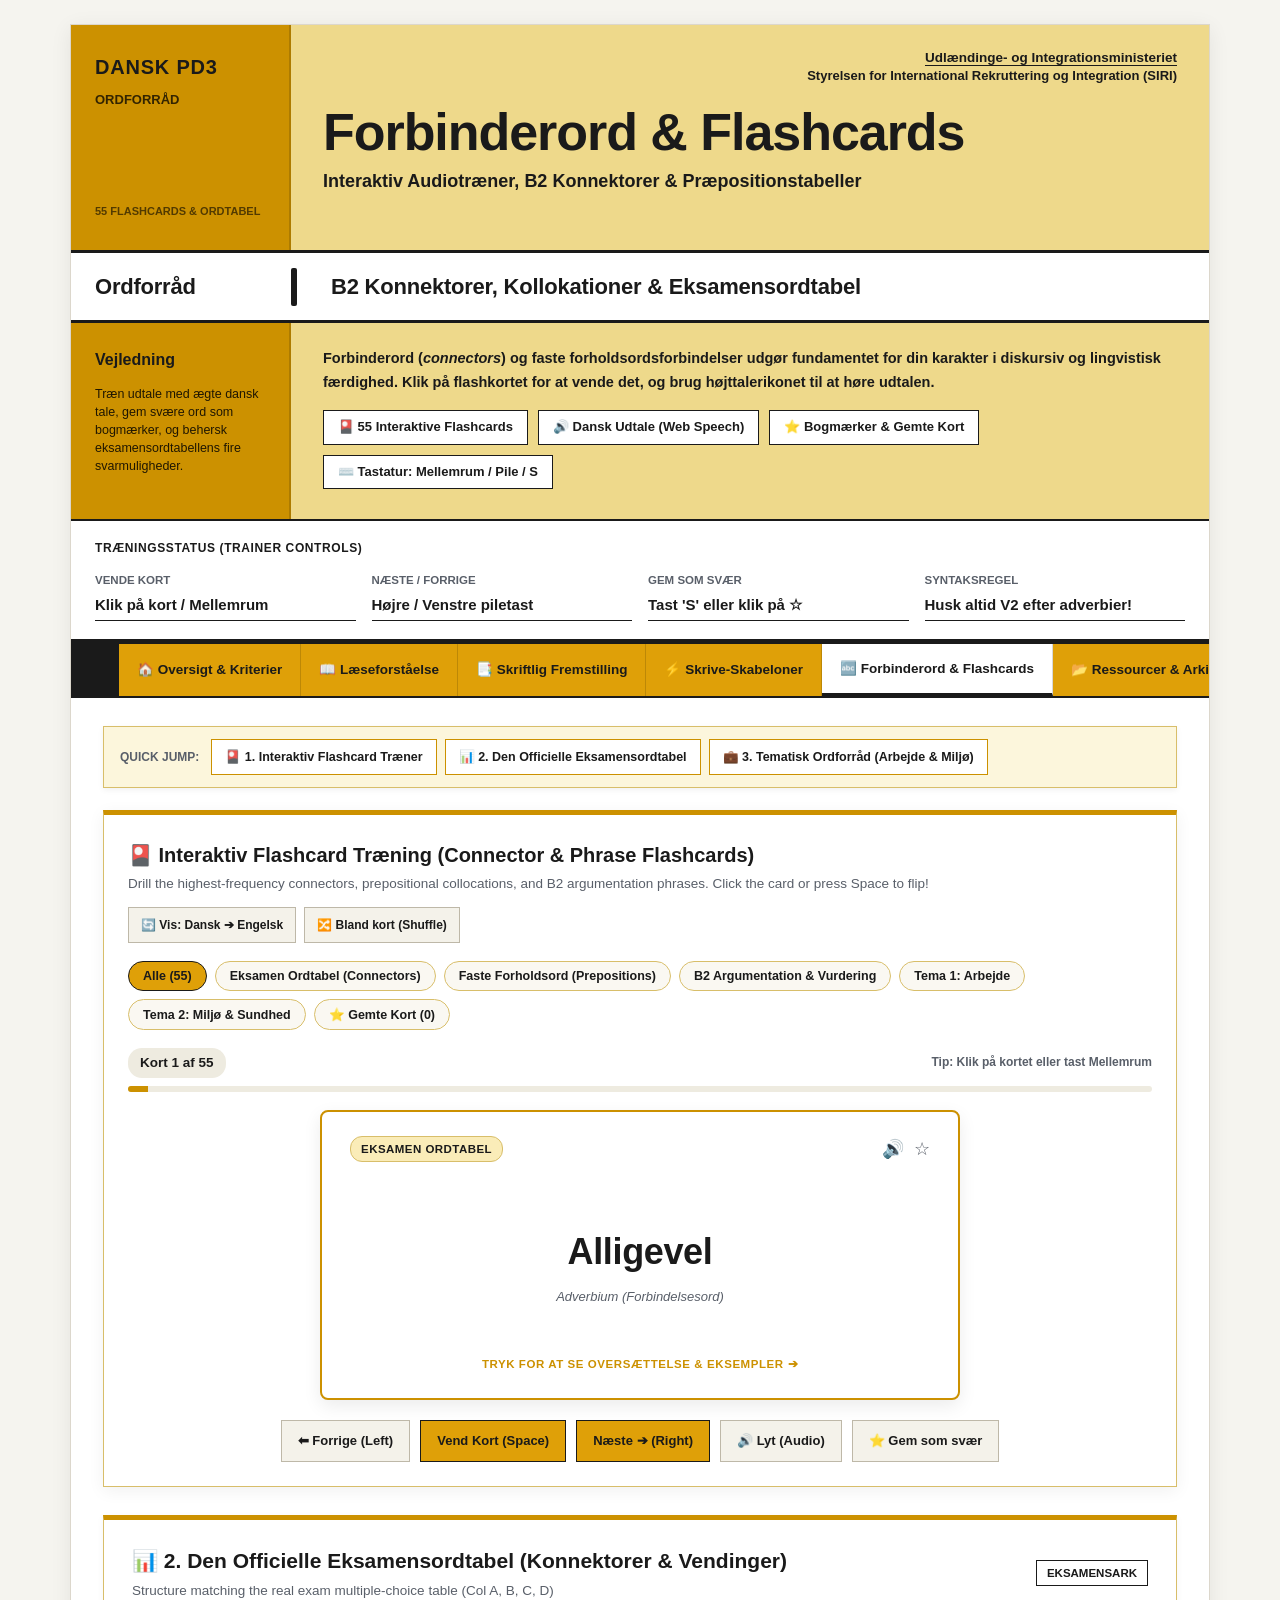
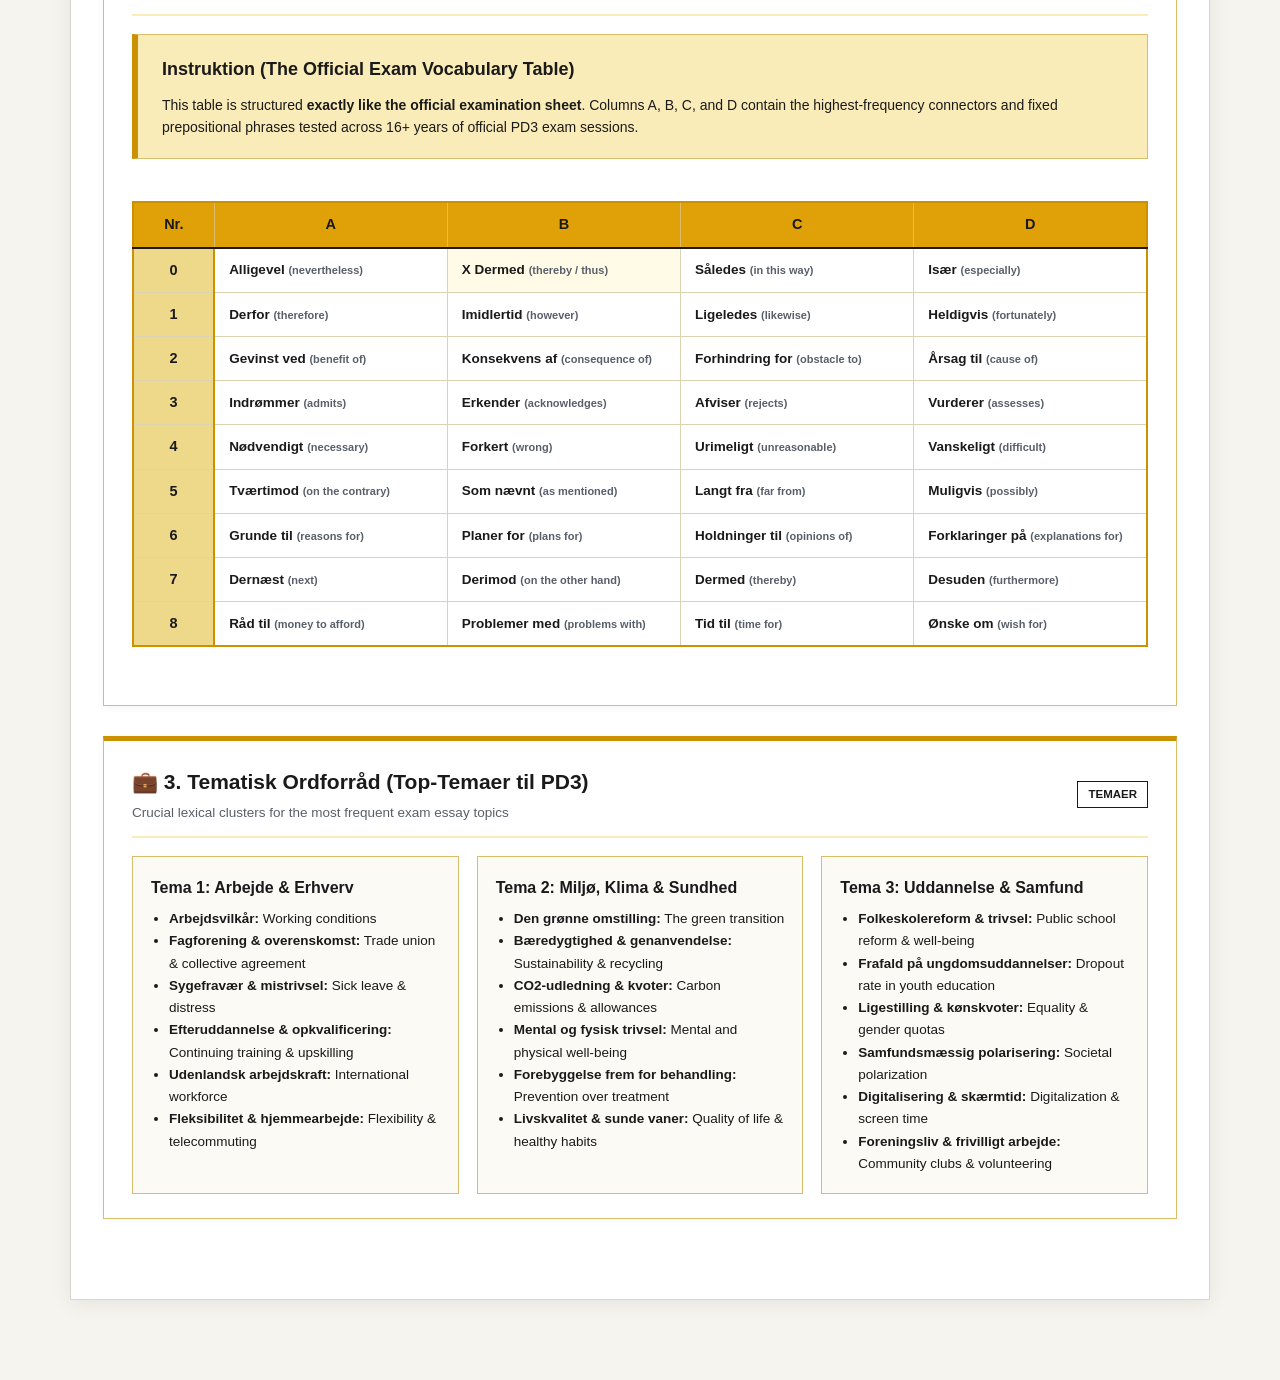
<file: vocabulary.html>
<!doctype html>
<html lang="da">
<head>
  <meta charset="UTF-8">
  <meta name="viewport" content="width=device-width, initial-scale=1.0">
  <title>Forbinderord &amp; Flashcards — Prøve i Dansk 3 (PD3)</title>
  <link rel="stylesheet" href="css/pd3-theme.css">
</head>
<body>
  <div class="container">

    <!-- OFFICIAL EXAM COVER HEADER -->
    <header class="exam-cover-header">
      <div class="cover-left-spine">
        <div>
          <div class="spine-title">Dansk PD3</div>
          <div class="spine-subtitle">Ordforråd</div>
        </div>
        <div style="font-size:11px; font-weight:800; color:rgba(0,0,0,0.6);">55 FLASHCARDS &amp; ORDTABEL</div>
      </div>

      <div class="cover-main-right">
        <div class="ministry-header">
          <strong>Udlændinge- og Integrationsministeriet</strong>
          Styrelsen for International Rekruttering og Integration (SIRI)
        </div>

        <div>
          <h1 class="main-exam-title">Forbinderord &amp; Flashcards</h1>
          <div class="exam-session-text">Interaktiv Audiotræner, B2 Konnektorer &amp; Præpositionstabeller</div>
        </div>
      </div>

      <!-- MIDDLE HORIZONTAL BANNER -->
      <div class="exam-middle-banner">
        <div class="banner-col-left">Ordforråd</div>
        <div class="banner-divider"></div>
        <div class="banner-col-right">B2 Konnektorer, Kollokationer &amp; Eksamensordtabel</div>
      </div>

      <!-- LOWER COVER DETAILS -->
      <div class="cover-lower-content">
        <div class="lower-spine">
          <h4>Vejledning</h4>
          <p style="font-size:12.5px; color:rgba(0,0,0,0.85); line-height:1.45;">
            Træn udtale med ægte dansk tale, gem svære ord som bogmærker, og behersk eksamensordtabellens fire svarmuligheder.
          </p>
        </div>

        <div class="lower-details">
          <p>
            Forbinderord (<em>connectors</em>) og faste forholdsordsforbindelser udgør fundamentet for din karakter i diskursiv og lingvistisk færdighed. 
            Klik på flashkortet for at vende det, og brug højttalerikonet til at høre udtalen.
          </p>

          <div class="exam-meta-pills">
            <span class="meta-pill">🎴 55 Interaktive Flashcards</span>
            <span class="meta-pill">🔊 Dansk Udtale (Web Speech)</span>
            <span class="meta-pill">⭐ Bogmærker &amp; Gemte Kort</span>
            <span class="meta-pill">⌨️ Tastatur: Mellemrum / Pile / S</span>
          </div>
        </div>
      </div>

      <!-- ANONYMIZED OVERVIEW INFO BOX -->
      <div class="candidate-info-box">
        <div class="candidate-box-title">Træningsstatus (Trainer Controls)</div>
        <div class="info-lines-grid">
          <div class="info-line-item">
            <span class="info-line-lbl">Vende kort</span>
            <span class="info-line-val">Klik på kort / Mellemrum</span>
          </div>
          <div class="info-line-item">
            <span class="info-line-lbl">Næste / Forrige</span>
            <span class="info-line-val">Højre / Venstre piletast</span>
          </div>
          <div class="info-line-item">
            <span class="info-line-lbl">Gem som svær</span>
            <span class="info-line-val">Tast 'S' eller klik på ☆</span>
          </div>
          <div class="info-line-item">
            <span class="info-line-lbl">Syntaksregel</span>
            <span class="info-line-val">Husk altid V2 efter adverbier!</span>
          </div>
        </div>
      </div>
    </header>

    <!-- TOP NAVIGATION BAR -->
    <nav class="exam-section-bar">
      <div class="section-black-block"></div>
      <a class="tab-btn" href="index.html">🏠 Oversigt &amp; Kriterier</a>
      <a class="tab-btn" href="reading.html">📖 Læseforståelse</a>
      <a class="tab-btn" href="writing.html">📑 Skriftlig Fremstilling</a>
      <a class="tab-btn" href="templates.html">⚡ Skrive-Skabeloner</a>
      <a class="tab-btn active" href="vocabulary.html">🔤 Forbinderord &amp; Flashcards</a>
      <a class="tab-btn" href="resources.html">📂 Ressourcer &amp; Arkiv</a>
    </nav>

    <!-- MAIN BODY -->
    <main class="main-body">

      <!-- STICKY IN-PAGE SUB-NAV -->
      <div class="guide-nav-bar">
        <span style="font-size:12px; font-weight:800; color:var(--pd3-gray-muted); text-transform:uppercase; margin-right:4px; align-self:center;">Quick Jump:</span>
        <a class="guide-nav-link" href="#flashcard-section">🎴 1. Interaktiv Flashcard Træner</a>
        <a class="guide-nav-link" href="#ordtabel-section">📊 2. Den Officielle Eksamensordtabel</a>
        <a class="guide-nav-link" href="#thematic-section">💼 3. Tematisk Ordforråd (Arbejde &amp; Miljø)</a>
      </div>

      <!-- INTERACTIVE FLASHCARD SECTION -->
      <div class="flashcard-section" id="flashcard-section">
        <div class="flashcard-header">
          <div>
            <div class="flashcard-title">🎴 Interaktiv Flashcard Træning (Connector &amp; Phrase Flashcards)</div>
            <p style="font-size:13.5px; color:var(--pd3-gray-muted); margin-top:2px;">
              Drill the highest-frequency connectors, prepositional collocations, and B2 argumentation phrases. Click the card or press Space to flip!
            </p>
          </div>
          <div style="display:flex; gap:8px; align-items:center; flex-wrap:wrap;">
            <button class="fc-ctrl-btn secondary" style="font-size:12px; padding:6px 12px; min-height:36px;" onclick="toggleCardMode()" id="cardModeBtn">
              🔄 Vis: Dansk ➔ Engelsk
            </button>
            <button class="fc-ctrl-btn secondary" style="font-size:12px; padding:6px 12px; min-height:36px;" onclick="shuffleCards()">
              🔀 Bland kort (Shuffle)
            </button>
          </div>
        </div>

        <!-- CATEGORY FILTERS -->
        <div class="flashcard-filters">
          <button class="fc-filter-btn active" onclick="filterCards('all', this)">Alle (55)</button>
          <button class="fc-filter-btn" onclick="filterCards('ordtabel', this)">Eksamen Ordtabel (Connectors)</button>
          <button class="fc-filter-btn" onclick="filterCards('prep', this)">Faste Forholdsord (Prepositions)</button>
          <button class="fc-filter-btn" onclick="filterCards('arg', this)">B2 Argumentation &amp; Vurdering</button>
          <button class="fc-filter-btn" onclick="filterCards('arbejde', this)">Tema 1: Arbejde</button>
          <button class="fc-filter-btn" onclick="filterCards('miljo', this)">Tema 2: Miljø &amp; Sundhed</button>
          <button class="fc-filter-btn" onclick="filterCards('starred', this)" id="starredFilterBtn">⭐ Gemte Kort (0)</button>
        </div>

        <!-- PROGRESS BAR & COUNTER -->
        <div style="display:flex; justify-content:space-between; align-items:center; margin-bottom:8px;">
          <span class="fc-counter-pill" id="cardCounterText">Kort 1 af 55</span>
          <span style="font-size:12px; font-weight:700; color:var(--pd3-gray-muted);">Tip: Klik på kortet eller tast Mellemrum</span>
        </div>
        <div class="flashcard-progress-bar">
          <div class="flashcard-progress-fill" id="cardProgressFill"></div>
        </div>

        <!-- 3D FLIP STAGE -->
        <div class="flashcard-stage" onclick="flipCurrentCard()">
          <div class="flashcard-inner" id="flashcardInner">
            <!-- FRONT -->
            <div class="flashcard-front">
              <div style="display:flex; justify-content:space-between; align-items:center; width:100%;">
                <span class="fc-badge" id="fcFrontCat">Eksamen Ordtabel</span>
                <div style="display:flex; gap:10px; align-items:center;">
                  <button class="action-mini-btn" title="Læs højt (Danish audio)" onclick="speakCurrentWord(event)" style="background:none; border:none; font-size:18px; cursor:pointer;">🔊</button>
                  <button class="action-mini-btn" title="Gem som svær (Bookmark)" onclick="toggleStarCurrent(event)" id="fcStarBtn" style="background:none; border:none; font-size:18px; cursor:pointer;">☆</button>
                </div>
              </div>

              <div>
                <div class="fc-word-main" id="fcFrontWord">Alligevel</div>
                <div class="fc-pos" id="fcFrontPos">Adverbium (Forbindelsesord)</div>
              </div>

              <div class="fc-hint-tap">
                <span>Tryk for at se oversættelse &amp; eksempler ➔</span>
              </div>
            </div>

            <!-- BACK -->
            <div class="flashcard-back">
              <div style="display:flex; justify-content:space-between; align-items:center; width:100%;">
                <span class="fc-badge" id="fcBackCat" style="background:#e8f5e9; border-color:#a5d6a7; color:#1b5e20;">Engelsk Betydning</span>
                <div style="display:flex; gap:10px; align-items:center;">
                  <button class="action-mini-btn" title="Læs højt" onclick="speakCurrentWord(event)" style="background:none; border:none; font-size:18px; cursor:pointer;">🔊</button>
                  <button class="action-mini-btn" title="Gem som svær" onclick="toggleStarCurrent(event)" id="fcBackStarBtn" style="background:none; border:none; font-size:18px; cursor:pointer;">☆</button>
                </div>
              </div>

              <div>
                <div class="fc-trans-title" id="fcBackWord">Nevertheless / Nonetheless / Anyway</div>
                <div class="fc-example-box">
                  <div style="font-weight:700; color:var(--pd3-black); margin-bottom:2px;" id="fcBackExDk">"Det regnede kraftigt, men vi gik alligevel en lang tur i skoven."</div>
                  <div style="color:var(--pd3-gray-muted); font-style:italic;" id="fcBackExEn">"It rained heavily, but we went for a long walk in the forest anyway."</div>
                </div>
                <div class="fc-tip-box" id="fcBackTip">
                  💡 <strong>Eksamentip:</strong> Udtrykker en uventet kontrast. Hvis det står først i sætningen, kræves inversion (V2).
                </div>
              </div>

              <div class="fc-hint-tap" style="text-align:center;">
                <span>Tryk for at vende tilbage ↺</span>
              </div>
            </div>
          </div>
        </div>

        <!-- CONTROLS -->
        <div class="flashcard-controls">
          <button class="fc-ctrl-btn secondary" onclick="prevCard()">⬅ Forrige (Left)</button>
          <button class="fc-ctrl-btn" onclick="flipCurrentCard()">Vend Kort (Space)</button>
          <button class="fc-ctrl-btn" onclick="nextCard()">Næste ➔ (Right)</button>
          <button class="fc-ctrl-btn secondary" onclick="speakCurrentWord(event)">🔊 Lyt (Audio)</button>
          <button class="fc-ctrl-btn secondary" onclick="toggleStarCurrent(event)" id="fcStarBtnBottom">⭐ Gem som svær</button>
        </div>
      </div>

      <!-- SECTION: THE OFFICIAL EXAM VOCABULARY TABLE -->
      <div class="guide-section-block" id="ordtabel-section">
        <div class="guide-section-header">
          <div>
            <div class="guide-title">📊 2. Den Officielle Eksamensordtabel (Konnektorer &amp; Vendinger)</div>
            <div class="guide-subtitle">Structure matching the real exam multiple-choice table (Col A, B, C, D)</div>
          </div>
          <span class="day-badge-tag">Eksamensark</span>
        </div>

        <div class="instruktion-box">
          <div class="instruktion-title">Instruktion (The Official Exam Vocabulary Table)</div>
          <p style="font-size:14px;">
            This table is structured <strong>exactly like the official examination sheet</strong>. 
            Columns A, B, C, and D contain the highest-frequency connectors and fixed prepositional phrases tested across 16+ years of official PD3 exam sessions.
          </p>
        </div>

        <div class="table-scroll-wrap">
          <table class="exam-vocab-table">
            <thead>
              <tr>
                <th style="width:48px;">Nr.</th>
                <th style="width:23%;">A</th>
                <th style="width:23%;">B</th>
                <th style="width:23%;">C</th>
                <th style="width:23%;">D</th>
              </tr>
            </thead>
            <tbody>
              <tr>
                <td class="col-idx">0</td>
                <td class="col-word">Alligevel <span style="font-size:11px; color:#595f69;">(nevertheless)</span></td>
                <td class="col-word" style="background:#fffbe6;"><strong>X Dermed</strong> <span style="font-size:11px; color:#595f69;">(thereby / thus)</span></td>
                <td class="col-word">Således <span style="font-size:11px; color:#595f69;">(in this way)</span></td>
                <td class="col-word">Især <span style="font-size:11px; color:#595f69;">(especially)</span></td>
              </tr>
              <tr>
                <td class="col-idx">1</td>
                <td class="col-word">Derfor <span style="font-size:11px; color:#595f69;">(therefore)</span></td>
                <td class="col-word">Imidlertid <span style="font-size:11px; color:#595f69;">(however)</span></td>
                <td class="col-word">Ligeledes <span style="font-size:11px; color:#595f69;">(likewise)</span></td>
                <td class="col-word">Heldigvis <span style="font-size:11px; color:#595f69;">(fortunately)</span></td>
              </tr>
              <tr>
                <td class="col-idx">2</td>
                <td class="col-word">Gevinst ved <span style="font-size:11px; color:#595f69;">(benefit of)</span></td>
                <td class="col-word">Konsekvens af <span style="font-size:11px; color:#595f69;">(consequence of)</span></td>
                <td class="col-word">Forhindring for <span style="font-size:11px; color:#595f69;">(obstacle to)</span></td>
                <td class="col-word">Årsag til <span style="font-size:11px; color:#595f69;">(cause of)</span></td>
              </tr>
              <tr>
                <td class="col-idx">3</td>
                <td class="col-word">Indrømmer <span style="font-size:11px; color:#595f69;">(admits)</span></td>
                <td class="col-word">Erkender <span style="font-size:11px; color:#595f69;">(acknowledges)</span></td>
                <td class="col-word">Afviser <span style="font-size:11px; color:#595f69;">(rejects)</span></td>
                <td class="col-word">Vurderer <span style="font-size:11px; color:#595f69;">(assesses)</span></td>
              </tr>
              <tr>
                <td class="col-idx">4</td>
                <td class="col-word">Nødvendigt <span style="font-size:11px; color:#595f69;">(necessary)</span></td>
                <td class="col-word">Forkert <span style="font-size:11px; color:#595f69;">(wrong)</span></td>
                <td class="col-word">Urimeligt <span style="font-size:11px; color:#595f69;">(unreasonable)</span></td>
                <td class="col-word">Vanskeligt <span style="font-size:11px; color:#595f69;">(difficult)</span></td>
              </tr>
              <tr>
                <td class="col-idx">5</td>
                <td class="col-word">Tværtimod <span style="font-size:11px; color:#595f69;">(on the contrary)</span></td>
                <td class="col-word">Som nævnt <span style="font-size:11px; color:#595f69;">(as mentioned)</span></td>
                <td class="col-word">Langt fra <span style="font-size:11px; color:#595f69;">(far from)</span></td>
                <td class="col-word">Muligvis <span style="font-size:11px; color:#595f69;">(possibly)</span></td>
              </tr>
              <tr>
                <td class="col-idx">6</td>
                <td class="col-word">Grunde til <span style="font-size:11px; color:#595f69;">(reasons for)</span></td>
                <td class="col-word">Planer for <span style="font-size:11px; color:#595f69;">(plans for)</span></td>
                <td class="col-word">Holdninger til <span style="font-size:11px; color:#595f69;">(opinions of)</span></td>
                <td class="col-word">Forklaringer på <span style="font-size:11px; color:#595f69;">(explanations for)</span></td>
              </tr>
              <tr>
                <td class="col-idx">7</td>
                <td class="col-word">Dernæst <span style="font-size:11px; color:#595f69;">(next)</span></td>
                <td class="col-word">Derimod <span style="font-size:11px; color:#595f69;">(on the other hand)</span></td>
                <td class="col-word">Dermed <span style="font-size:11px; color:#595f69;">(thereby)</span></td>
                <td class="col-word">Desuden <span style="font-size:11px; color:#595f69;">(furthermore)</span></td>
              </tr>
              <tr>
                <td class="col-idx">8</td>
                <td class="col-word">Råd til <span style="font-size:11px; color:#595f69;">(money to afford)</span></td>
                <td class="col-word">Problemer med <span style="font-size:11px; color:#595f69;">(problems with)</span></td>
                <td class="col-word">Tid til <span style="font-size:11px; color:#595f69;">(time for)</span></td>
                <td class="col-word">Ønske om <span style="font-size:11px; color:#595f69;">(wish for)</span></td>
              </tr>
            </tbody>
          </table>
        </div>
      </div>

      <!-- SECTION: THEMATIC VOCABULARY -->
      <div class="guide-section-block" id="thematic-section">
        <div class="guide-section-header">
          <div>
            <div class="guide-title">💼 3. Tematisk Ordforråd (Top-Temaer til PD3)</div>
            <div class="guide-subtitle">Crucial lexical clusters for the most frequent exam essay topics</div>
          </div>
          <span class="day-badge-tag">Temaer</span>
        </div>

        <div class="theme-vocab-grid" style="display:grid; grid-template-columns:repeat(auto-fit, minmax(280px, 1fr)); gap:18px;">
          <div style="background:#fcfaf5; border:1px solid var(--pd3-gold-border); padding:18px;">
            <h4 style="font-weight:800; margin-bottom:8px; color:var(--pd3-black);">Tema 1: Arbejde &amp; Erhverv</h4>
            <ul style="padding-left:18px; font-size:13.5px; line-height:1.65;">
              <li><strong>Arbejdsvilkår:</strong> Working conditions</li>
              <li><strong>Fagforening &amp; overenskomst:</strong> Trade union &amp; collective agreement</li>
              <li><strong>Sygefravær &amp; mistrivsel:</strong> Sick leave &amp; distress</li>
              <li><strong>Efteruddannelse &amp; opkvalificering:</strong> Continuing training &amp; upskilling</li>
              <li><strong>Udenlandsk arbejdskraft:</strong> International workforce</li>
              <li><strong>Fleksibilitet &amp; hjemmearbejde:</strong> Flexibility &amp; telecommuting</li>
            </ul>
          </div>

          <div style="background:#fcfaf5; border:1px solid var(--pd3-gold-border); padding:18px;">
            <h4 style="font-weight:800; margin-bottom:8px; color:var(--pd3-black);">Tema 2: Miljø, Klima &amp; Sundhed</h4>
            <ul style="padding-left:18px; font-size:13.5px; line-height:1.65;">
              <li><strong>Den grønne omstilling:</strong> The green transition</li>
              <li><strong>Bæredygtighed &amp; genanvendelse:</strong> Sustainability &amp; recycling</li>
              <li><strong>CO2-udledning &amp; kvoter:</strong> Carbon emissions &amp; allowances</li>
              <li><strong>Mental og fysisk trivsel:</strong> Mental and physical well-being</li>
              <li><strong>Forebyggelse frem for behandling:</strong> Prevention over treatment</li>
              <li><strong>Livskvalitet &amp; sunde vaner:</strong> Quality of life &amp; healthy habits</li>
            </ul>
          </div>

          <div style="background:#fcfaf5; border:1px solid var(--pd3-gold-border); padding:18px;">
            <h4 style="font-weight:800; margin-bottom:8px; color:var(--pd3-black);">Tema 3: Uddannelse &amp; Samfund</h4>
            <ul style="padding-left:18px; font-size:13.5px; line-height:1.65;">
              <li><strong>Folkeskolereform &amp; trivsel:</strong> Public school reform &amp; well-being</li>
              <li><strong>Frafald på ungdomsuddannelser:</strong> Dropout rate in youth education</li>
              <li><strong>Ligestilling &amp; kønskvoter:</strong> Equality &amp; gender quotas</li>
              <li><strong>Samfundsmæssig polarisering:</strong> Societal polarization</li>
              <li><strong>Digitalisering &amp; skærmtid:</strong> Digitalization &amp; screen time</li>
              <li><strong>Foreningsliv &amp; frivilligt arbejde:</strong> Community clubs &amp; volunteering</li>
            </ul>
          </div>
        </div>
      </div>

    </main>

  </div>

  <script src="js/pd3-app.js"></script>
  <script src="js/flashcards.js"></script>
  <script>
    document.addEventListener('DOMContentLoaded', () => {
      initFlashcards();
    });
  </script>
</body>
</html>
</file>
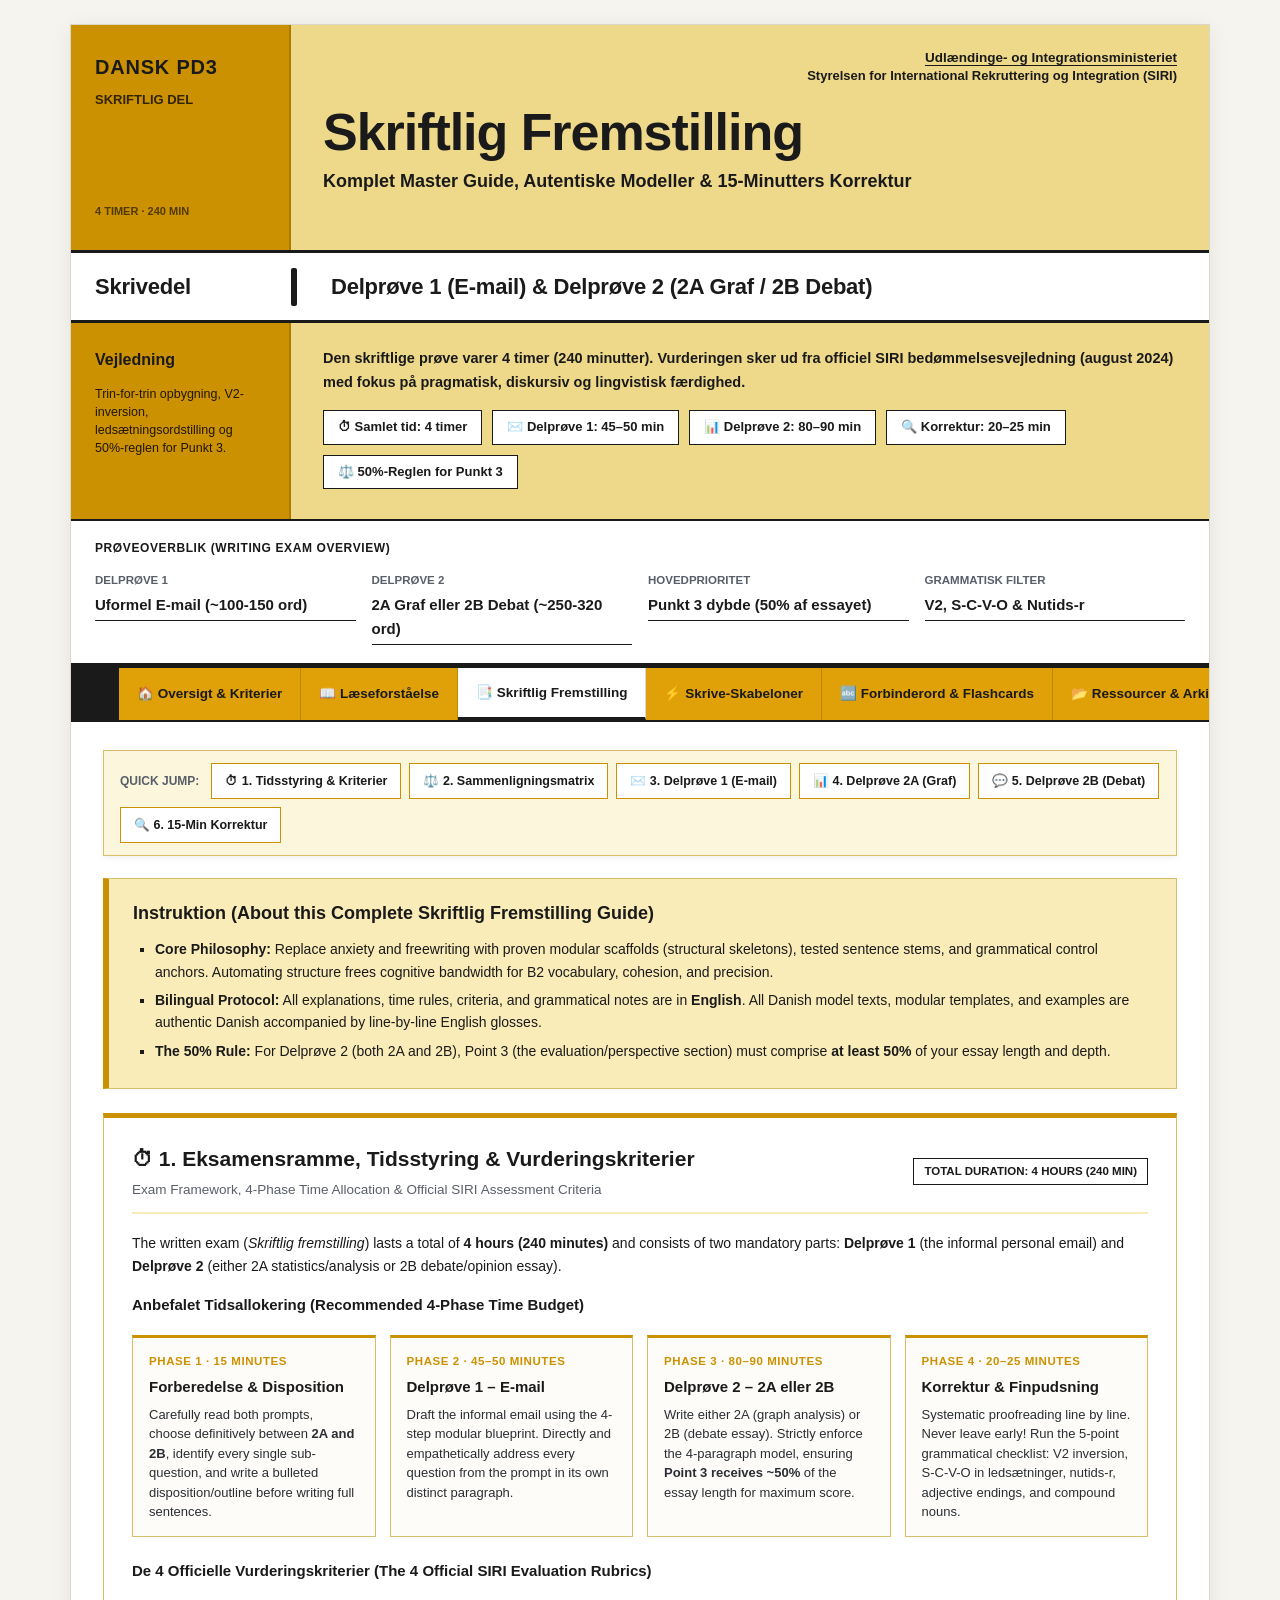
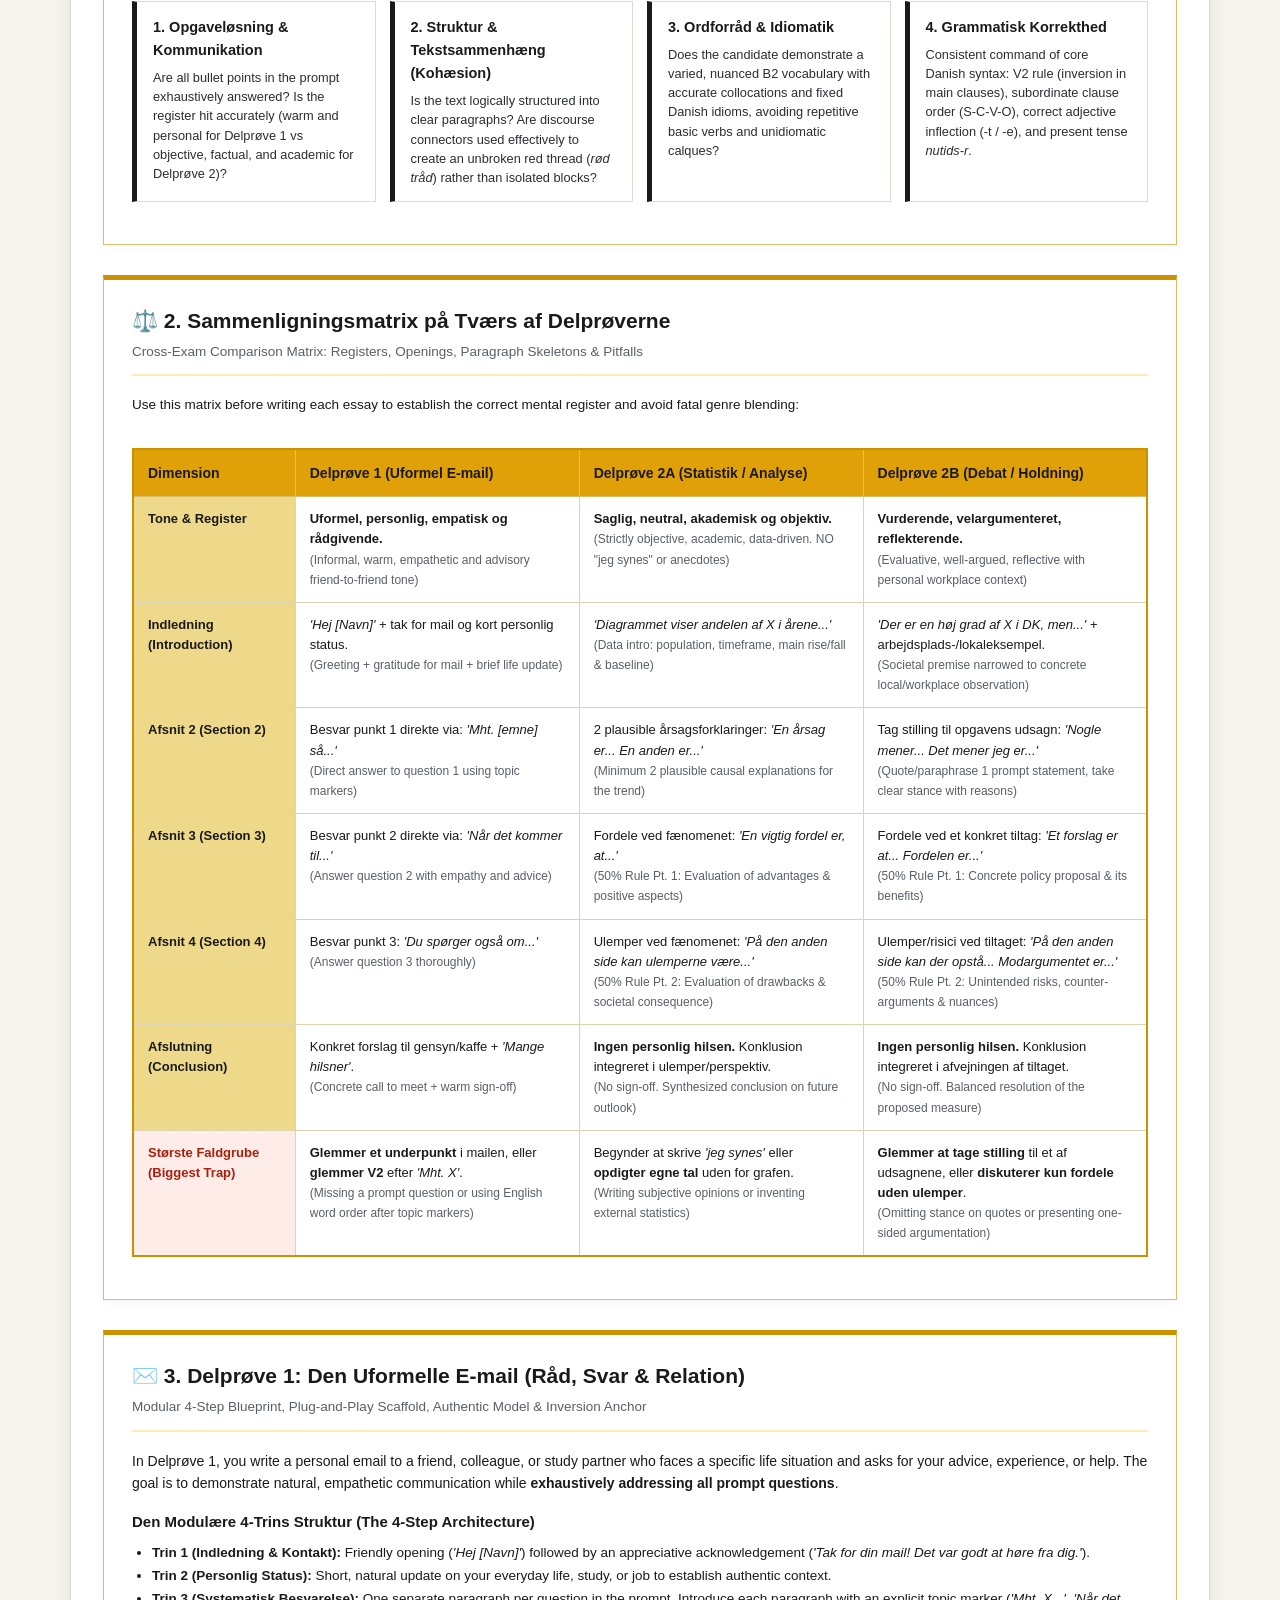
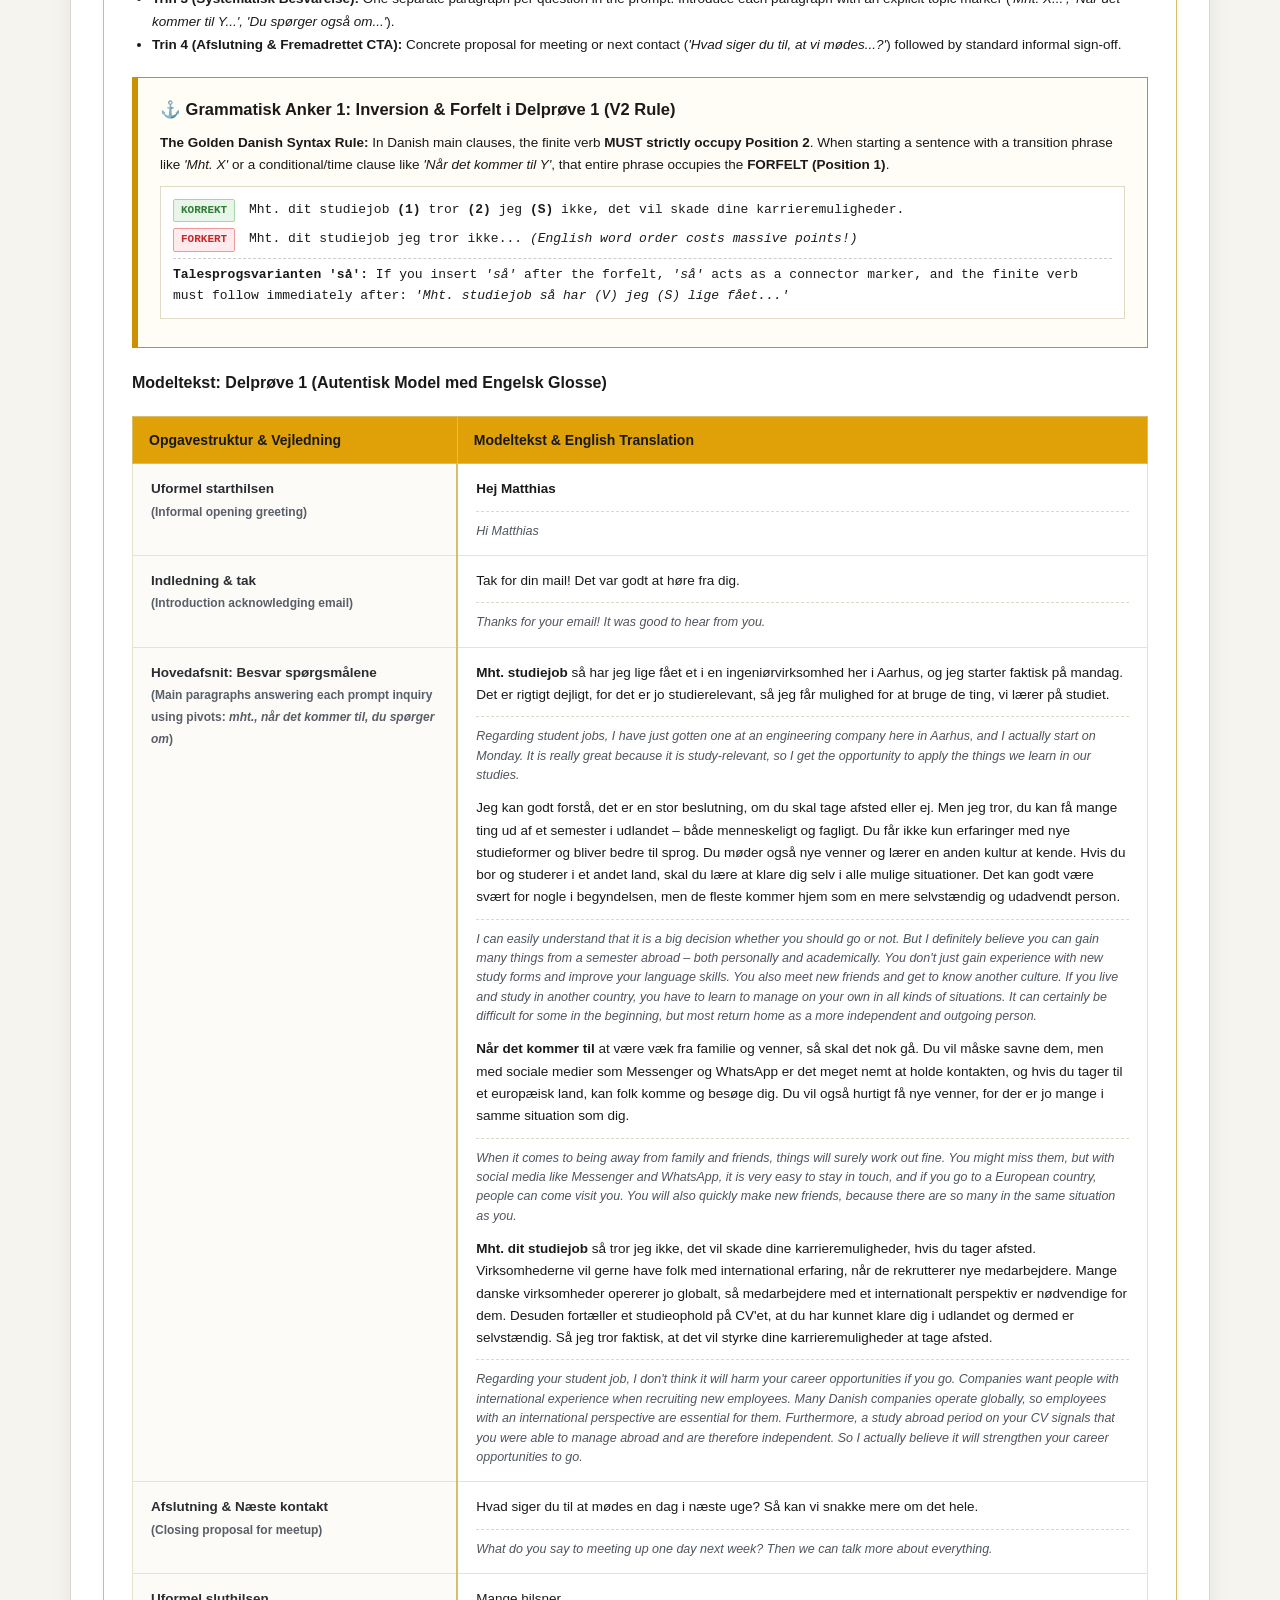
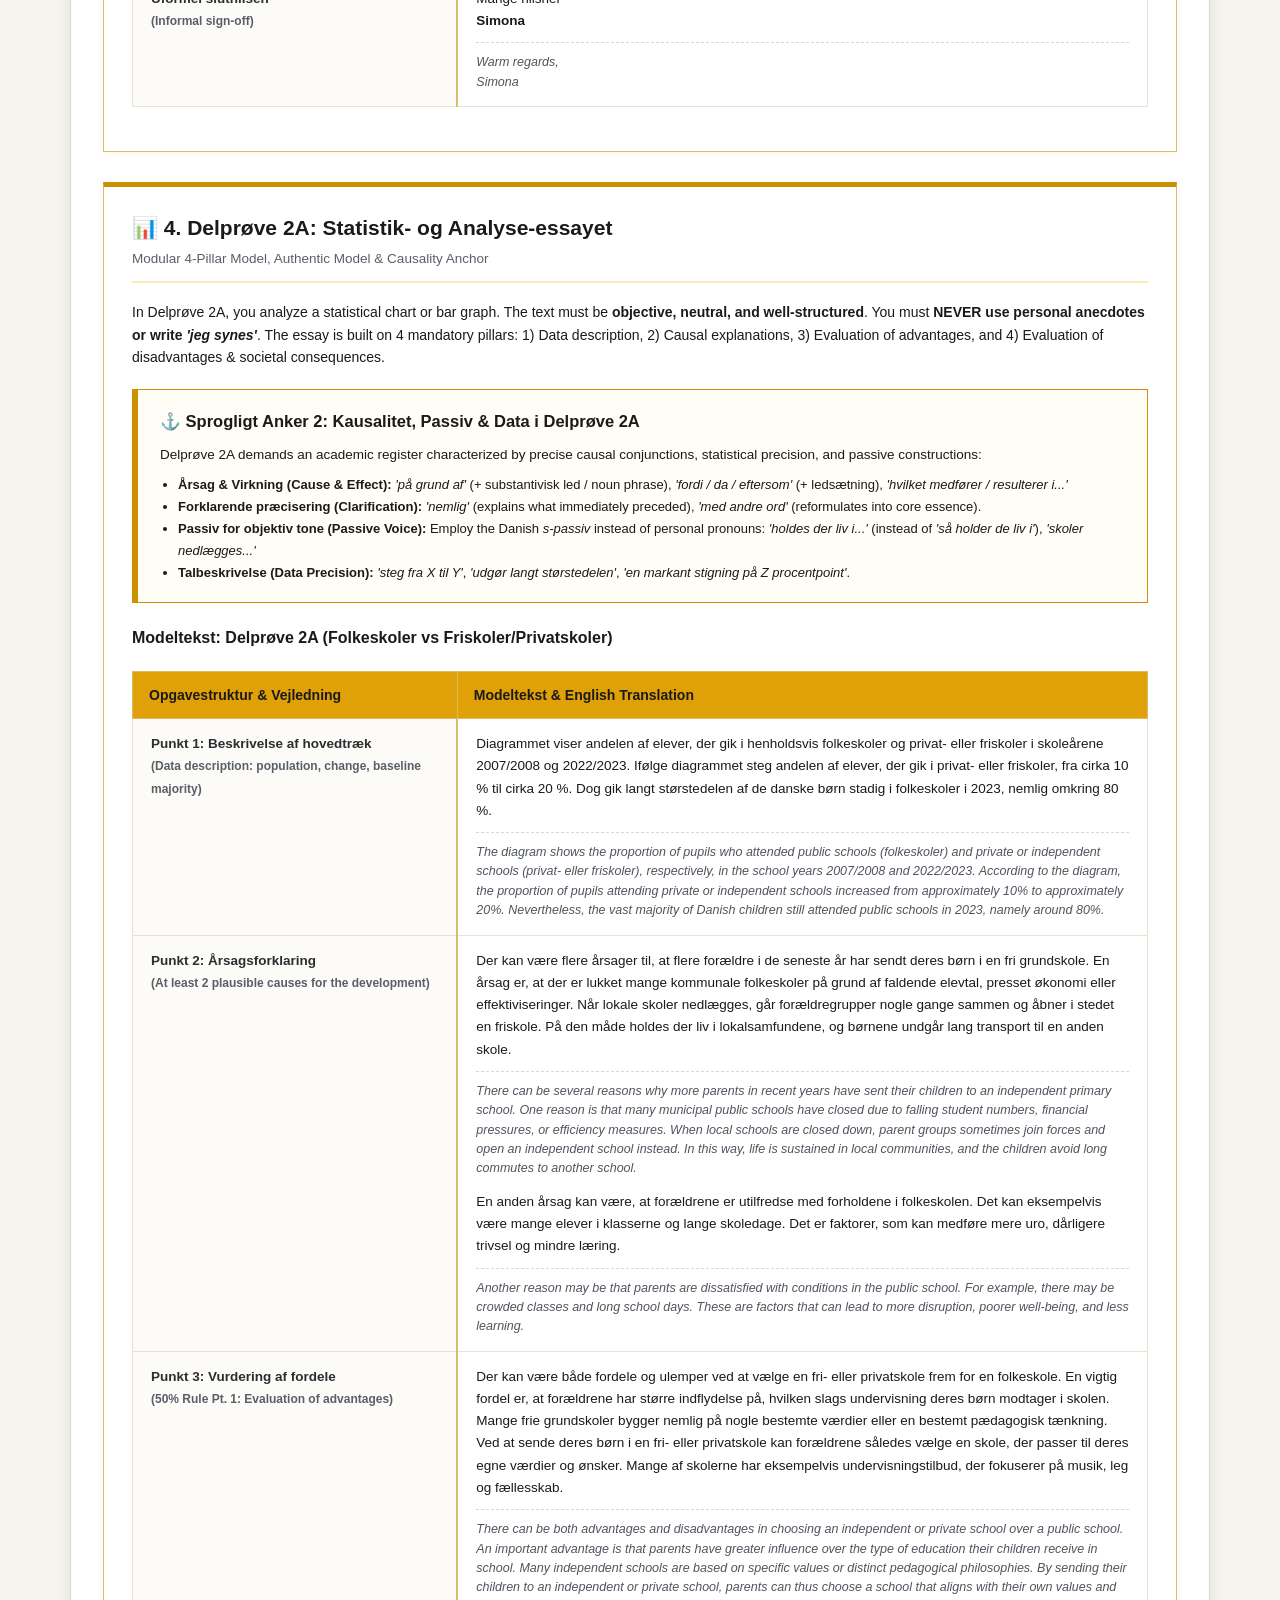
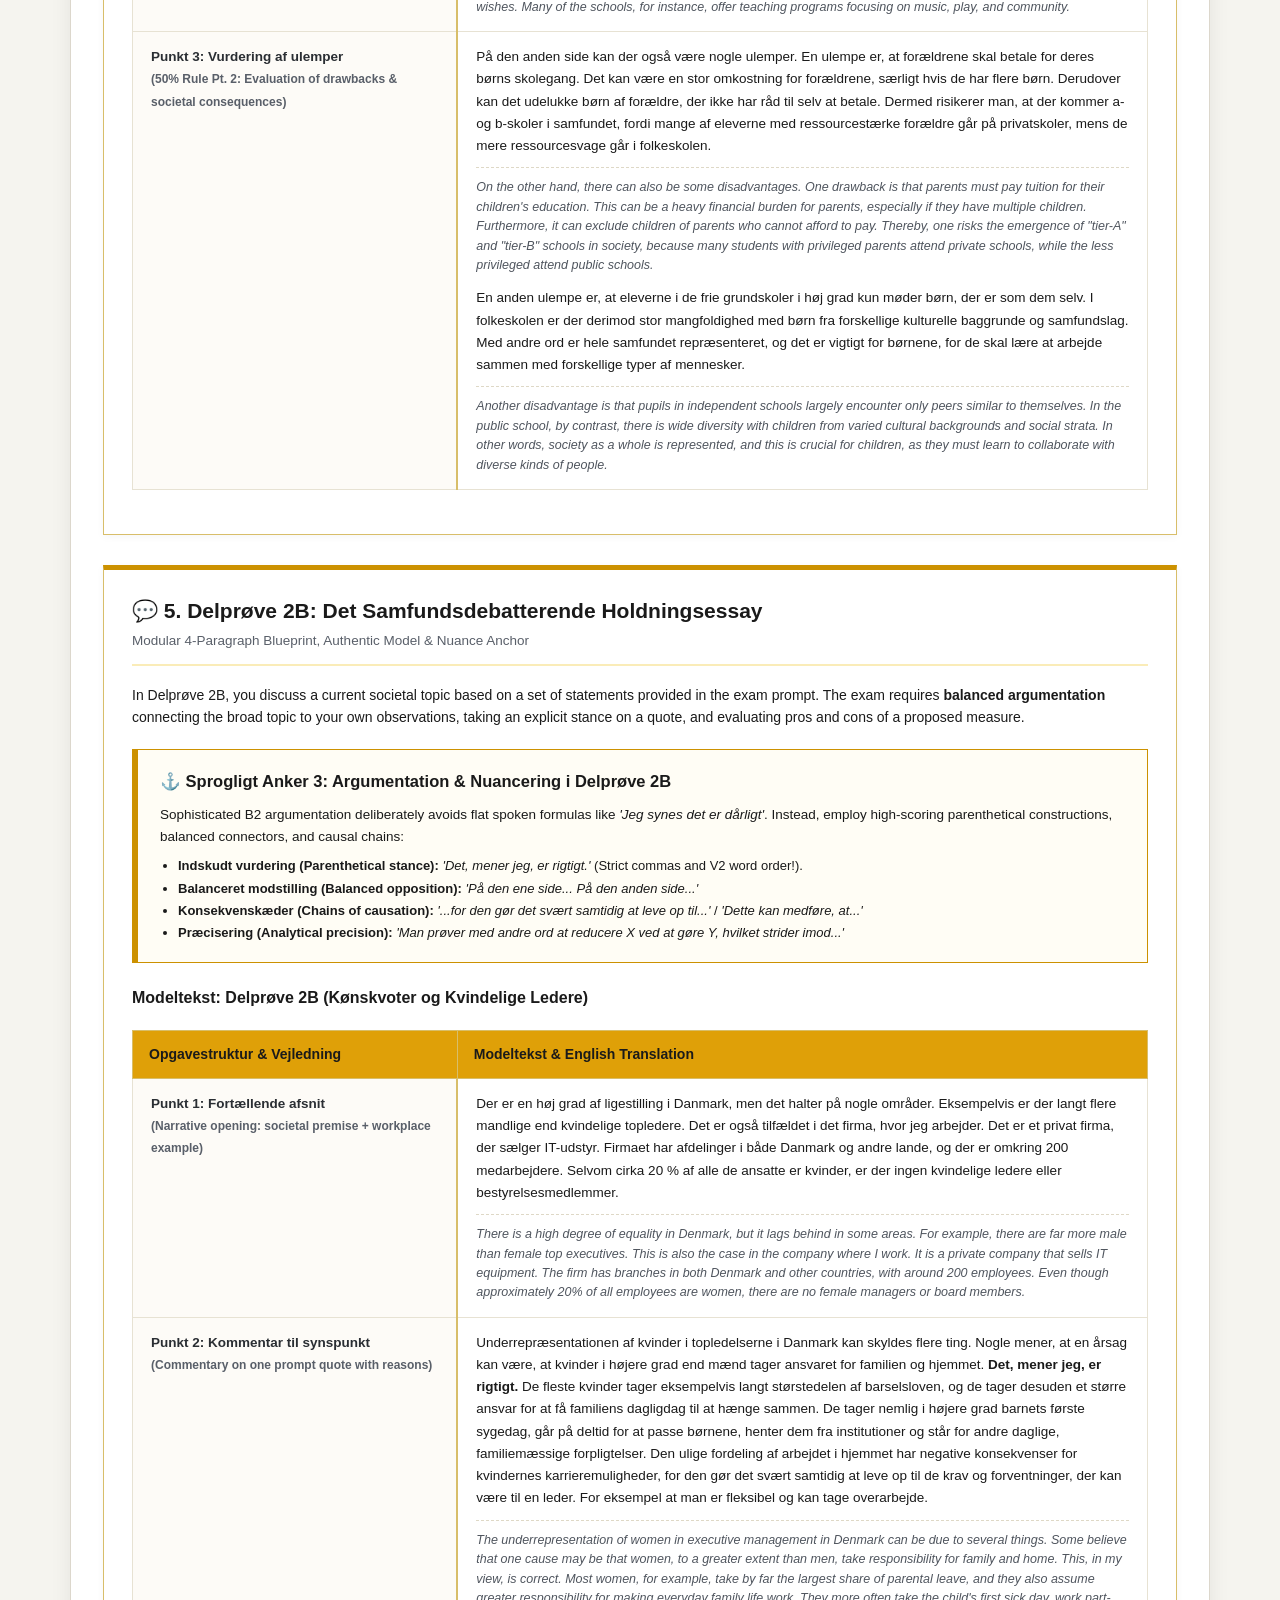
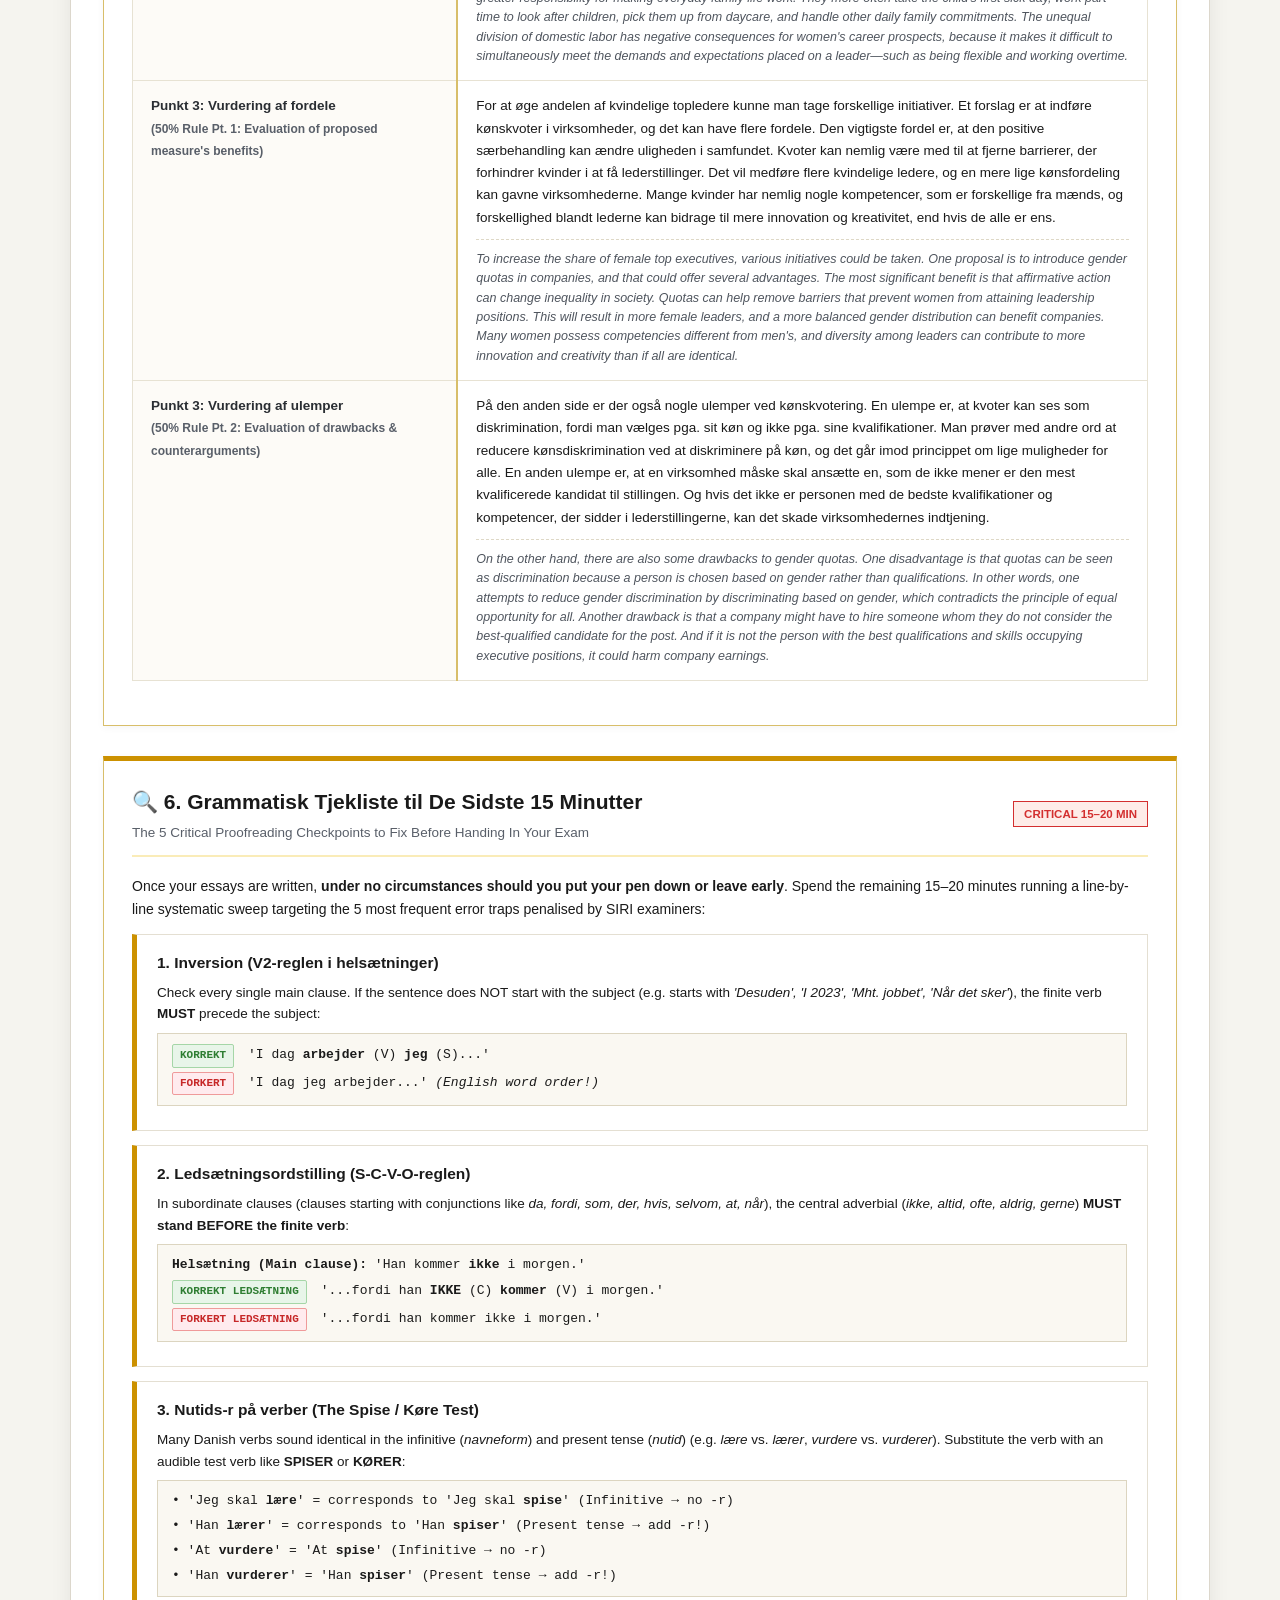
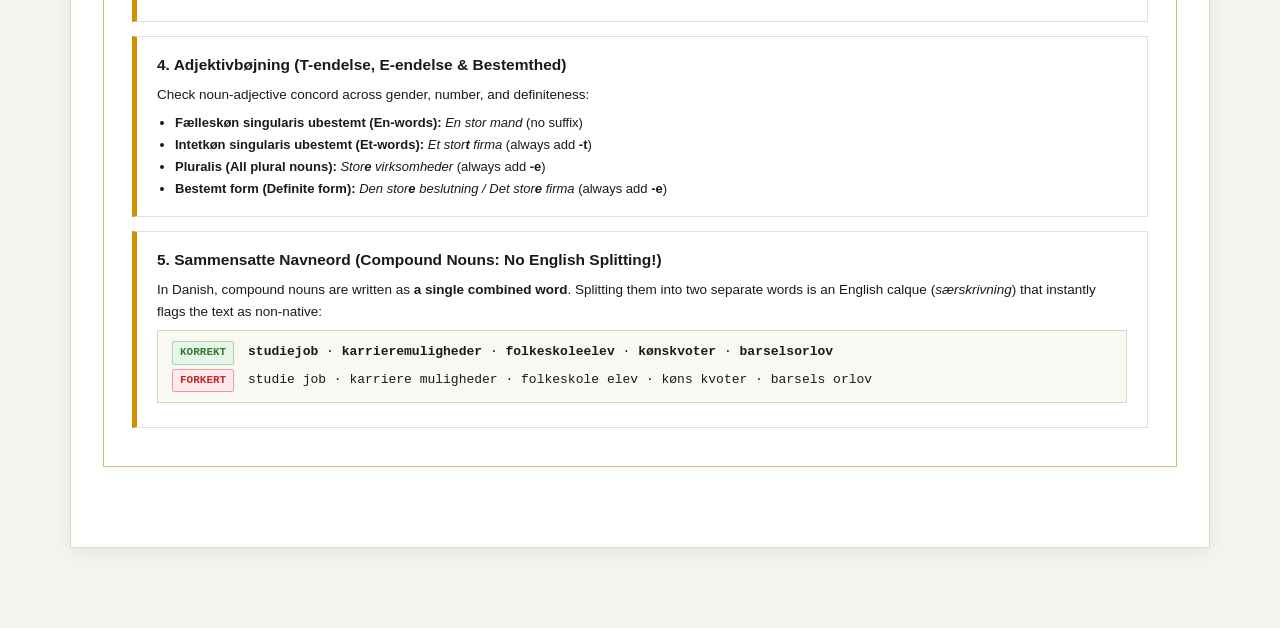
<file: writing.html>
<!doctype html>
<html lang="da">
<head>
  <meta charset="UTF-8">
  <meta name="viewport" content="width=device-width, initial-scale=1.0">
  <title>Skriftlig Fremstilling Master Guide — Prøve i Dansk 3 (PD3)</title>
  <link rel="stylesheet" href="css/pd3-theme.css">
</head>
<body>
  <div class="container">

    <!-- OFFICIAL EXAM COVER HEADER -->
    <header class="exam-cover-header">
      <div class="cover-left-spine">
        <div>
          <div class="spine-title">Dansk PD3</div>
          <div class="spine-subtitle">Skriftlig Del</div>
        </div>
        <div style="font-size:11px; font-weight:800; color:rgba(0,0,0,0.6);">4 TIMER · 240 MIN</div>
      </div>

      <div class="cover-main-right">
        <div class="ministry-header">
          <strong>Udlændinge- og Integrationsministeriet</strong>
          Styrelsen for International Rekruttering og Integration (SIRI)
        </div>

        <div>
          <h1 class="main-exam-title">Skriftlig Fremstilling</h1>
          <div class="exam-session-text">Komplet Master Guide, Autentiske Modeller &amp; 15-Minutters Korrektur</div>
        </div>
      </div>

      <!-- MIDDLE HORIZONTAL BANNER -->
      <div class="exam-middle-banner">
        <div class="banner-col-left">Skrivedel</div>
        <div class="banner-divider"></div>
        <div class="banner-col-right">Delprøve 1 (E-mail) &amp; Delprøve 2 (2A Graf / 2B Debat)</div>
      </div>

      <!-- LOWER COVER DETAILS -->
      <div class="cover-lower-content">
        <div class="lower-spine">
          <h4>Vejledning</h4>
          <p style="font-size:12.5px; color:rgba(0,0,0,0.85); line-height:1.45;">
            Trin-for-trin opbygning, V2-inversion, ledsætningsordstilling og 50%-reglen for Punkt 3.
          </p>
        </div>

        <div class="lower-details">
          <p>
            Den skriftlige prøve varer 4 timer (240 minutter). Vurderingen sker ud fra officiel SIRI bedømmelsesvejledning (august 2024) med fokus på pragmatisk, diskursiv og lingvistisk færdighed.
          </p>

          <div class="exam-meta-pills">
            <span class="meta-pill">⏱ Samlet tid: 4 timer</span>
            <span class="meta-pill">✉️ Delprøve 1: 45–50 min</span>
            <span class="meta-pill">📊 Delprøve 2: 80–90 min</span>
            <span class="meta-pill">🔍 Korrektur: 20–25 min</span>
            <span class="meta-pill">⚖️ 50%-Reglen for Punkt 3</span>
          </div>
        </div>
      </div>

      <!-- ANONYMIZED OVERVIEW INFO BOX -->
      <div class="candidate-info-box">
        <div class="candidate-box-title">Prøveoverblik (Writing Exam Overview)</div>
        <div class="info-lines-grid">
          <div class="info-line-item">
            <span class="info-line-lbl">Delprøve 1</span>
            <span class="info-line-val">Uformel E-mail (~100-150 ord)</span>
          </div>
          <div class="info-line-item">
            <span class="info-line-lbl">Delprøve 2</span>
            <span class="info-line-val">2A Graf eller 2B Debat (~250-320 ord)</span>
          </div>
          <div class="info-line-item">
            <span class="info-line-lbl">Hovedprioritet</span>
            <span class="info-line-val">Punkt 3 dybde (50% af essayet)</span>
          </div>
          <div class="info-line-item">
            <span class="info-line-lbl">Grammatisk filter</span>
            <span class="info-line-val">V2, S-C-V-O &amp; Nutids-r</span>
          </div>
        </div>
      </div>
    </header>

    <!-- TOP NAVIGATION BAR -->
    <nav class="exam-section-bar">
      <div class="section-black-block"></div>
      <a class="tab-btn" href="index.html">🏠 Oversigt &amp; Kriterier</a>
      <a class="tab-btn" href="reading.html">📖 Læseforståelse</a>
      <a class="tab-btn active" href="writing.html">📑 Skriftlig Fremstilling</a>
      <a class="tab-btn" href="templates.html">⚡ Skrive-Skabeloner</a>
      <a class="tab-btn" href="vocabulary.html">🔤 Forbinderord &amp; Flashcards</a>
      <a class="tab-btn" href="resources.html">📂 Ressourcer &amp; Arkiv</a>
    </nav>

    <!-- MAIN BODY -->
    <main class="main-body">

      <!-- STICKY IN-PAGE SUB-NAV -->
      <div class="guide-nav-bar">
        <span style="font-size:12px; font-weight:800; color:var(--pd3-gray-muted); text-transform:uppercase; margin-right:4px; align-self:center;">Quick Jump:</span>
        <a class="guide-nav-link" href="#guide-framework">⏱ 1. Tidsstyring &amp; Kriterier</a>
        <a class="guide-nav-link" href="#guide-matrix">⚖️ 2. Sammenligningsmatrix</a>
        <a class="guide-nav-link" href="#guide-email">✉️ 3. Delprøve 1 (E-mail)</a>
        <a class="guide-nav-link" href="#guide-essay2a">📊 4. Delprøve 2A (Graf)</a>
        <a class="guide-nav-link" href="#guide-essay2b">💬 5. Delprøve 2B (Debat)</a>
        <a class="guide-nav-link" href="#guide-proofreading">🔍 6. 15-Min Korrektur</a>
      </div>

      <div class="instruktion-box">
        <div class="instruktion-title">Instruktion (About this Complete Skriftlig Fremstilling Guide)</div>
        <ul class="instruktion-list">
          <li><strong>Core Philosophy:</strong> Replace anxiety and freewriting with proven modular scaffolds (structural skeletons), tested sentence stems, and grammatical control anchors. Automating structure frees cognitive bandwidth for B2 vocabulary, cohesion, and precision.</li>
          <li><strong>Bilingual Protocol:</strong> All explanations, time rules, criteria, and grammatical notes are in <strong>English</strong>. All Danish model texts, modular templates, and examples are authentic Danish accompanied by line-by-line English glosses.</li>
          <li><strong>The 50% Rule:</strong> For Delprøve 2 (both 2A and 2B), Point 3 (the evaluation/perspective section) must comprise <strong>at least 50%</strong> of your essay length and depth.</li>
        </ul>
      </div>

      <!-- SECTION 1: EXAM FRAMEWORK, TIME & CRITERIA -->
      <div class="guide-section-block" id="guide-framework">
        <div class="guide-section-header">
          <div>
            <div class="guide-title">⏱ 1. Eksamensramme, Tidsstyring &amp; Vurderingskriterier</div>
            <div class="guide-subtitle">Exam Framework, 4-Phase Time Allocation &amp; Official SIRI Assessment Criteria</div>
          </div>
          <span class="day-badge-tag">Total Duration: 4 Hours (240 min)</span>
        </div>

        <p style="font-size:14px; margin-bottom:12px;">
          The written exam (<em>Skriftlig fremstilling</em>) lasts a total of <strong>4 hours (240 minutes)</strong> and consists of two mandatory parts:
          <strong>Delprøve 1</strong> (the informal personal email) and <strong>Delprøve 2</strong> (either 2A statistics/analysis or 2B debate/opinion essay).
        </p>

        <h4 style="font-size:15px; font-weight:800; margin:16px 0 8px;">Anbefalet Tidsallokering (Recommended 4-Phase Time Budget)</h4>
        <div class="phase-grid">
          <div class="phase-card">
            <div class="phase-time">Phase 1 · 15 Minutes</div>
            <div class="phase-name">Forberedelse &amp; Disposition</div>
            <div class="phase-desc">
              Carefully read both prompts, choose definitively between <strong>2A and 2B</strong>, identify every single sub-question, and write a bulleted disposition/outline before writing full sentences.
            </div>
          </div>

          <div class="phase-card">
            <div class="phase-time">Phase 2 · 45–50 Minutes</div>
            <div class="phase-name">Delprøve 1 – E-mail</div>
            <div class="phase-desc">
              Draft the informal email using the 4-step modular blueprint. Directly and empathetically address every question from the prompt in its own distinct paragraph.
            </div>
          </div>

          <div class="phase-card">
            <div class="phase-time">Phase 3 · 80–90 Minutes</div>
            <div class="phase-name">Delprøve 2 – 2A eller 2B</div>
            <div class="phase-desc">
              Write either 2A (graph analysis) or 2B (debate essay). Strictly enforce the 4-paragraph model, ensuring <strong>Point 3 receives ~50%</strong> of the essay length for maximum score.
            </div>
          </div>

          <div class="phase-card">
            <div class="phase-time">Phase 4 · 20–25 Minutes</div>
            <div class="phase-name">Korrektur &amp; Finpudsning</div>
            <div class="phase-desc">
              Systematic proofreading line by line. Never leave early! Run the 5-point grammatical checklist: V2 inversion, S-C-V-O in ledsætninger, nutids-r, adjective endings, and compound nouns.
            </div>
          </div>
        </div>

        <h4 style="font-size:15px; font-weight:800; margin:22px 0 8px;">De 4 Officielle Vurderingskriterier (The 4 Official SIRI Evaluation Rubrics)</h4>
        <div class="criteria-grid">
          <div class="criteria-card">
            <div class="criteria-title">1. Opgaveløsning &amp; Kommunikation</div>
            <div class="criteria-desc">
              Are all bullet points in the prompt exhaustively answered? Is the register hit accurately (warm and personal for Delprøve 1 vs objective, factual, and academic for Delprøve 2)?
            </div>
          </div>

          <div class="criteria-card">
            <div class="criteria-title">2. Struktur &amp; Tekstsammenhæng (Kohæsion)</div>
            <div class="criteria-desc">
              Is the text logically structured into clear paragraphs? Are discourse connectors used effectively to create an unbroken red thread (<em>rød tråd</em>) rather than isolated blocks?
            </div>
          </div>

          <div class="criteria-card">
            <div class="criteria-title">3. Ordforråd &amp; Idiomatik</div>
            <div class="criteria-desc">
              Does the candidate demonstrate a varied, nuanced B2 vocabulary with accurate collocations and fixed Danish idioms, avoiding repetitive basic verbs and unidiomatic calques?
            </div>
          </div>

          <div class="criteria-card">
            <div class="criteria-title">4. Grammatisk Korrekthed</div>
            <div class="criteria-desc">
              Consistent command of core Danish syntax: V2 rule (inversion in main clauses), subordinate clause order (S-C-V-O), correct adjective inflection (-t / -e), and present tense <em>nutids-r</em>.
            </div>
          </div>
        </div>
      </div>

      <!-- SECTION 2: COMPARISON MATRIX -->
      <div class="guide-section-block" id="guide-matrix">
        <div class="guide-section-header">
          <div>
            <div class="guide-title">⚖️ 2. Sammenligningsmatrix på Tværs af Delprøverne</div>
            <div class="guide-subtitle">Cross-Exam Comparison Matrix: Registers, Openings, Paragraph Skeletons &amp; Pitfalls</div>
          </div>
        </div>

        <p style="font-size:13.5px; margin-bottom:14px;">
          Use this matrix before writing each essay to establish the correct mental register and avoid fatal genre blending:
        </p>

        <div style="overflow-x:auto;">
          <table class="matrix-table">
            <thead>
              <tr>
                <th style="width:16%;">Dimension</th>
                <th style="width:28%;">Delprøve 1 (Uformel E-mail)</th>
                <th style="width:28%;">Delprøve 2A (Statistik / Analyse)</th>
                <th style="width:28%;">Delprøve 2B (Debat / Holdning)</th>
              </tr>
            </thead>
            <tbody>
              <tr>
                <td class="matrix-elem-cell">Tone &amp; Register</td>
                <td><strong>Uformel, personlig, empatisk og rådgivende.</strong><br><span style="font-size:12px; color:#595f69;">(Informal, warm, empathetic and advisory friend-to-friend tone)</span></td>
                <td><strong>Saglig, neutral, akademisk og objektiv.</strong><br><span style="font-size:12px; color:#595f69;">(Strictly objective, academic, data-driven. NO "jeg synes" or anecdotes)</span></td>
                <td><strong>Vurderende, velargumenteret, reflekterende.</strong><br><span style="font-size:12px; color:#595f69;">(Evaluative, well-argued, reflective with personal workplace context)</span></td>
              </tr>
              <tr>
                <td class="matrix-elem-cell">Indledning (Introduction)</td>
                <td><em>'Hej [Navn]'</em> + tak for mail og kort personlig status.<br><span style="font-size:12px; color:#595f69;">(Greeting + gratitude for mail + brief life update)</span></td>
                <td><em>'Diagrammet viser andelen af X i årene...'</em><br><span style="font-size:12px; color:#595f69;">(Data intro: population, timeframe, main rise/fall &amp; baseline)</span></td>
                <td><em>'Der er en høj grad af X i DK, men...'</em> + arbejdsplads-/lokaleksempel.<br><span style="font-size:12px; color:#595f69;">(Societal premise narrowed to concrete local/workplace observation)</span></td>
              </tr>
              <tr>
                <td class="matrix-elem-cell">Afsnit 2 (Section 2)</td>
                <td>Besvar punkt 1 direkte via: <em>'Mht. [emne] så...'</em><br><span style="font-size:12px; color:#595f69;">(Direct answer to question 1 using topic markers)</span></td>
                <td>2 plausible årsagsforklaringer: <em>'En årsag er... En anden er...'</em><br><span style="font-size:12px; color:#595f69;">(Minimum 2 plausible causal explanations for the trend)</span></td>
                <td>Tag stilling til opgavens udsagn: <em>'Nogle mener... Det mener jeg er...'</em><br><span style="font-size:12px; color:#595f69;">(Quote/paraphrase 1 prompt statement, take clear stance with reasons)</span></td>
              </tr>
              <tr>
                <td class="matrix-elem-cell">Afsnit 3 (Section 3)</td>
                <td>Besvar punkt 2 direkte via: <em>'Når det kommer til...'</em><br><span style="font-size:12px; color:#595f69;">(Answer question 2 with empathy and advice)</span></td>
                <td>Fordele ved fænomenet: <em>'En vigtig fordel er, at...'</em><br><span style="font-size:12px; color:#595f69;">(50% Rule Pt. 1: Evaluation of advantages &amp; positive aspects)</span></td>
                <td>Fordele ved et konkret tiltag: <em>'Et forslag er at... Fordelen er...'</em><br><span style="font-size:12px; color:#595f69;">(50% Rule Pt. 1: Concrete policy proposal &amp; its benefits)</span></td>
              </tr>
              <tr>
                <td class="matrix-elem-cell">Afsnit 4 (Section 4)</td>
                <td>Besvar punkt 3: <em>'Du spørger også om...'</em><br><span style="font-size:12px; color:#595f69;">(Answer question 3 thoroughly)</span></td>
                <td>Ulemper ved fænomenet: <em>'På den anden side kan ulemperne være...'</em><br><span style="font-size:12px; color:#595f69;">(50% Rule Pt. 2: Evaluation of drawbacks &amp; societal consequence)</span></td>
                <td>Ulemper/risici ved tiltaget: <em>'På den anden side kan der opstå... Modargumentet er...'</em><br><span style="font-size:12px; color:#595f69;">(50% Rule Pt. 2: Unintended risks, counter-arguments &amp; nuances)</span></td>
              </tr>
              <tr>
                <td class="matrix-elem-cell">Afslutning (Conclusion)</td>
                <td>Konkret forslag til gensyn/kaffe + <em>'Mange hilsner'</em>.<br><span style="font-size:12px; color:#595f69;">(Concrete call to meet + warm sign-off)</span></td>
                <td><strong>Ingen personlig hilsen.</strong> Konklusion integreret i ulemper/perspektiv.<br><span style="font-size:12px; color:#595f69;">(No sign-off. Synthesized conclusion on future outlook)</span></td>
                <td><strong>Ingen personlig hilsen.</strong> Konklusion integreret i afvejningen af tiltaget.<br><span style="font-size:12px; color:#595f69;">(No sign-off. Balanced resolution of the proposed measure)</span></td>
              </tr>
              <tr>
                <td class="matrix-elem-cell" style="background:#feece8; color:#a8200d;">Største Faldgrube (Biggest Trap)</td>
                <td><strong>Glemmer et underpunkt</strong> i mailen, eller <strong>glemmer V2</strong> efter <em>'Mht. X'</em>.<br><span style="font-size:12px; color:#595f69;">(Missing a prompt question or using English word order after topic markers)</span></td>
                <td>Begynder at skrive <em>'jeg synes'</em> eller <strong>opdigter egne tal</strong> uden for grafen.<br><span style="font-size:12px; color:#595f69;">(Writing subjective opinions or inventing external statistics)</span></td>
                <td><strong>Glemmer at tage stilling</strong> til et af udsagnene, eller <strong>diskuterer kun fordele uden ulemper</strong>.<br><span style="font-size:12px; color:#595f69;">(Omitting stance on quotes or presenting one-sided argumentation)</span></td>
              </tr>
            </tbody>
          </table>
        </div>
      </div>

      <!-- SECTION 3: DELPRØVE 1 (EMAIL) -->
      <div class="guide-section-block" id="guide-email">
        <div class="guide-section-header">
          <div>
            <div class="guide-title">✉️ 3. Delprøve 1: Den Uformelle E-mail (Råd, Svar &amp; Relation)</div>
            <div class="guide-subtitle">Modular 4-Step Blueprint, Plug-and-Play Scaffold, Authentic Model &amp; Inversion Anchor</div>
          </div>
        </div>

        <p style="font-size:14px; margin-bottom:12px;">
          In Delprøve 1, you write a personal email to a friend, colleague, or study partner who faces a specific life situation and asks for your advice, experience, or help. 
          The goal is to demonstrate natural, empathetic communication while <strong>exhaustively addressing all prompt questions</strong>.
        </p>

        <h4 style="font-size:15px; font-weight:800; margin:16px 0 8px;">Den Modulære 4-Trins Struktur (The 4-Step Architecture)</h4>
        <ul style="padding-left:20px; font-size:13.5px; line-height:1.7; margin-bottom:16px;">
          <li><strong>Trin 1 (Indledning &amp; Kontakt):</strong> Friendly opening (<em>'Hej [Navn]'</em>) followed by an appreciative acknowledgement (<em>'Tak for din mail! Det var godt at høre fra dig.'</em>).</li>
          <li><strong>Trin 2 (Personlig Status):</strong> Short, natural update on your everyday life, study, or job to establish authentic context.</li>
          <li><strong>Trin 3 (Systematisk Besvarelse):</strong> One separate paragraph per question in the prompt. Introduce each paragraph with an explicit topic marker (<em>'Mht. X...', 'Når det kommer til Y...', 'Du spørger også om...'</em>).</li>
          <li><strong>Trin 4 (Afslutning &amp; Fremadrettet CTA):</strong> Concrete proposal for meeting or next contact (<em>'Hvad siger du til, at vi mødes...?'</em>) followed by standard informal sign-off.</li>
        </ul>

        <!-- GRAMMATICAL ANCHOR 1 -->
        <div class="anchor-card">
          <div class="anchor-title">⚓ Grammatisk Anker 1: Inversion &amp; Forfelt i Delprøve 1 (V2 Rule)</div>
          <p style="font-size:13.5px; margin-bottom:8px;">
            <strong>The Golden Danish Syntax Rule:</strong> In Danish main clauses, the finite verb <strong>MUST strictly occupy Position 2</strong>. 
            When starting a sentence with a transition phrase like <em>'Mht. X'</em> or a conditional/time clause like <em>'Når det kommer til Y'</em>, that entire phrase occupies the <strong>FORFELT (Position 1)</strong>.
          </p>
          <div style="background:#fff; border:1px solid #e0dac9; padding:12px; margin:10px 0; font-family:monospace; font-size:13px;">
            <div><span class="rule-tag-correct">KORREKT</span> Mht. dit studiejob <strong>(1)</strong> tror <strong>(2)</strong> jeg <strong>(S)</strong> ikke, det vil skade dine karrieremuligheder.</div>
            <div style="margin-top:6px;"><span class="rule-tag-wrong">FORKERT</span> Mht. dit studiejob jeg tror ikke... <em>(English word order costs massive points!)</em></div>
            <div style="margin-top:6px; border-top:1px dashed #ccc; padding-top:6px;">
              <strong>Talesprogsvarianten 'så':</strong> If you insert <em>'så'</em> after the forfelt, <em>'så'</em> acts as a connector marker, and the finite verb must follow immediately after: <em>'Mht. studiejob så har (V) jeg (S) lige fået...'</em>
            </div>
          </div>
        </div>

        <!-- AUTHENTIC MODEL TEXT DELPRØVE 1 -->
        <h4 style="font-size:16px; font-weight:900; margin:22px 0 10px;">Modeltekst: Delprøve 1 (Autentisk Model med Engelsk Glosse)</h4>
        <table class="model-side-table">
          <thead>
            <tr>
              <th style="width:32%;">Opgavestruktur &amp; Vejledning</th>
              <th style="width:68%;">Modeltekst &amp; English Translation</th>
            </tr>
          </thead>
          <tbody>
            <tr>
              <td class="model-prompt-col">
                <strong>Uformel starthilsen</strong><br>
                <span style="font-size:12px; color:#595f69;">(Informal opening greeting)</span>
              </td>
              <td class="model-text-col">
                <strong>Hej Matthias</strong>
                <span class="model-translation">Hi Matthias</span>
              </td>
            </tr>
            <tr>
              <td class="model-prompt-col">
                <strong>Indledning &amp; tak</strong><br>
                <span style="font-size:12px; color:#595f69;">(Introduction acknowledging email)</span>
              </td>
              <td class="model-text-col">
                Tak for din mail! Det var godt at høre fra dig.
                <span class="model-translation">Thanks for your email! It was good to hear from you.</span>
              </td>
            </tr>
            <tr>
              <td class="model-prompt-col">
                <strong>Hovedafsnit: Besvar spørgsmålene</strong><br>
                <span style="font-size:12px; color:#595f69;">(Main paragraphs answering each prompt inquiry using pivots: <em>mht., når det kommer til, du spørger om</em>)</span>
              </td>
              <td class="model-text-col">
                <p>
                  <strong>Mht. studiejob</strong> så har jeg lige fået et i en ingeniørvirksomhed her i Aarhus, og jeg starter faktisk på mandag. Det er rigtigt dejligt, for det er jo studierelevant, så jeg får mulighed for at bruge de ting, vi lærer på studiet.
                </p>
                <span class="model-translation">
                  Regarding student jobs, I have just gotten one at an engineering company here in Aarhus, and I actually start on Monday. It is really great because it is study-relevant, so I get the opportunity to apply the things we learn in our studies.
                </span>

                <p style="margin-top:12px;">
                  Jeg kan godt forstå, det er en stor beslutning, om du skal tage afsted eller ej. Men jeg tror, du kan få mange ting ud af et semester i udlandet – både menneskeligt og fagligt. Du får ikke kun erfaringer med nye studieformer og bliver bedre til sprog. Du møder også nye venner og lærer en anden kultur at kende. Hvis du bor og studerer i et andet land, skal du lære at klare dig selv i alle mulige situationer. Det kan godt være svært for nogle i begyndelsen, men de fleste kommer hjem som en mere selvstændig og udadvendt person.
                </p>
                <span class="model-translation">
                  I can easily understand that it is a big decision whether you should go or not. But I definitely believe you can gain many things from a semester abroad – both personally and academically. You don't just gain experience with new study forms and improve your language skills. You also meet new friends and get to know another culture. If you live and study in another country, you have to learn to manage on your own in all kinds of situations. It can certainly be difficult for some in the beginning, but most return home as a more independent and outgoing person.
                </span>

                <p style="margin-top:12px;">
                  <strong>Når det kommer til</strong> at være væk fra familie og venner, så skal det nok gå. Du vil måske savne dem, men med sociale medier som Messenger og WhatsApp er det meget nemt at holde kontakten, og hvis du tager til et europæisk land, kan folk komme og besøge dig. Du vil også hurtigt få nye venner, for der er jo mange i samme situation som dig.
                </p>
                <span class="model-translation">
                  When it comes to being away from family and friends, things will surely work out fine. You might miss them, but with social media like Messenger and WhatsApp, it is very easy to stay in touch, and if you go to a European country, people can come visit you. You will also quickly make new friends, because there are so many in the same situation as you.
                </span>

                <p style="margin-top:12px;">
                  <strong>Mht. dit studiejob</strong> så tror jeg ikke, det vil skade dine karrieremuligheder, hvis du tager afsted. Virksomhederne vil gerne have folk med international erfaring, når de rekrutterer nye medarbejdere. Mange danske virksomheder opererer jo globalt, så medarbejdere med et internationalt perspektiv er nødvendige for dem. Desuden fortæller et studieophold på CV'et, at du har kunnet klare dig i udlandet og dermed er selvstændig. Så jeg tror faktisk, at det vil styrke dine karrieremuligheder at tage afsted.
                </p>
                <span class="model-translation">
                  Regarding your student job, I don't think it will harm your career opportunities if you go. Companies want people with international experience when recruiting new employees. Many Danish companies operate globally, so employees with an international perspective are essential for them. Furthermore, a study abroad period on your CV signals that you were able to manage abroad and are therefore independent. So I actually believe it will strengthen your career opportunities to go.
                </span>
              </td>
            </tr>
            <tr>
              <td class="model-prompt-col">
                <strong>Afslutning &amp; Næste kontakt</strong><br>
                <span style="font-size:12px; color:#595f69;">(Closing proposal for meetup)</span>
              </td>
              <td class="model-text-col">
                Hvad siger du til at mødes en dag i næste uge? Så kan vi snakke mere om det hele.
                <span class="model-translation">What do you say to meeting up one day next week? Then we can talk more about everything.</span>
              </td>
            </tr>
            <tr>
              <td class="model-prompt-col">
                <strong>Uformel sluthilsen</strong><br>
                <span style="font-size:12px; color:#595f69;">(Informal sign-off)</span>
              </td>
              <td class="model-text-col">
                Mange hilsner<br>
                <strong>Simona</strong>
                <span class="model-translation">Warm regards,<br>Simona</span>
              </td>
            </tr>
          </tbody>
        </table>
      </div>

      <!-- SECTION 4: DELPRØVE 2A (GRAPH / STATISTICS) -->
      <div class="guide-section-block" id="guide-essay2a">
        <div class="guide-section-header">
          <div>
            <div class="guide-title">📊 4. Delprøve 2A: Statistik- og Analyse-essayet</div>
            <div class="guide-subtitle">Modular 4-Pillar Model, Authentic Model &amp; Causality Anchor</div>
          </div>
        </div>

        <p style="font-size:14px; margin-bottom:12px;">
          In Delprøve 2A, you analyze a statistical chart or bar graph. The text must be <strong>objective, neutral, and well-structured</strong>. 
          You must <strong>NEVER use personal anecdotes or write <em>'jeg synes'</em></strong>. The essay is built on 4 mandatory pillars:
          1) Data description, 2) Causal explanations, 3) Evaluation of advantages, and 4) Evaluation of disadvantages &amp; societal consequences.
        </p>

        <!-- LINGUISTIC ANCHOR 2 -->
        <div class="anchor-card">
          <div class="anchor-title">⚓ Sprogligt Anker 2: Kausalitet, Passiv &amp; Data i Delprøve 2A</div>
          <p style="font-size:13.5px; margin-bottom:8px;">
            Delprøve 2A demands an academic register characterized by precise causal conjunctions, statistical precision, and passive constructions:
          </p>
          <ul style="padding-left:18px; font-size:13px; line-height:1.7;">
            <li><strong>Årsag &amp; Virkning (Cause &amp; Effect):</strong> <em>'på grund af'</em> (+ substantivisk led / noun phrase), <em>'fordi / da / eftersom'</em> (+ ledsætning), <em>'hvilket medfører / resulterer i...'</em></li>
            <li><strong>Forklarende præcisering (Clarification):</strong> <em>'nemlig'</em> (explains what immediately preceded), <em>'med andre ord'</em> (reformulates into core essence).</li>
            <li><strong>Passiv for objektiv tone (Passive Voice):</strong> Employ the Danish <em>s-passiv</em> instead of personal pronouns: <em>'holdes der liv i...'</em> (instead of <em>'så holder de liv i'</em>), <em>'skoler nedlægges...'</em></li>
            <li><strong>Talbeskrivelse (Data Precision):</strong> <em>'steg fra X til Y'</em>, <em>'udgør langt størstedelen'</em>, <em>'en markant stigning på Z procentpoint'</em>.</li>
          </ul>
        </div>

        <!-- AUTHENTIC MODEL TEXT 2A -->
        <h4 style="font-size:16px; font-weight:900; margin:22px 0 10px;">Modeltekst: Delprøve 2A (Folkeskoler vs Friskoler/Privatskoler)</h4>
        <table class="model-side-table">
          <thead>
            <tr>
              <th style="width:32%;">Opgavestruktur &amp; Vejledning</th>
              <th style="width:68%;">Modeltekst &amp; English Translation</th>
            </tr>
          </thead>
          <tbody>
            <tr>
              <td class="model-prompt-col">
                <strong>Punkt 1: Beskrivelse af hovedtræk</strong><br>
                <span style="font-size:12px; color:#595f69;">(Data description: population, change, baseline majority)</span>
              </td>
              <td class="model-text-col">
                Diagrammet viser andelen af elever, der gik i henholdsvis folkeskoler og privat- eller friskoler i skoleårene 2007/2008 og 2022/2023. Ifølge diagrammet steg andelen af elever, der gik i privat- eller friskoler, fra cirka 10 % til cirka 20 %. Dog gik langt størstedelen af de danske børn stadig i folkeskoler i 2023, nemlig omkring 80 %.
                <span class="model-translation">
                  The diagram shows the proportion of pupils who attended public schools (folkeskoler) and private or independent schools (privat- eller friskoler), respectively, in the school years 2007/2008 and 2022/2023. According to the diagram, the proportion of pupils attending private or independent schools increased from approximately 10% to approximately 20%. Nevertheless, the vast majority of Danish children still attended public schools in 2023, namely around 80%.
                </span>
              </td>
            </tr>
            <tr>
              <td class="model-prompt-col">
                <strong>Punkt 2: Årsagsforklaring</strong><br>
                <span style="font-size:12px; color:#595f69;">(At least 2 plausible causes for the development)</span>
              </td>
              <td class="model-text-col">
                <p>
                  Der kan være flere årsager til, at flere forældre i de seneste år har sendt deres børn i en fri grundskole. En årsag er, at der er lukket mange kommunale folkeskoler på grund af faldende elevtal, presset økonomi eller effektiviseringer. Når lokale skoler nedlægges, går forældregrupper nogle gange sammen og åbner i stedet en friskole. På den måde holdes der liv i lokalsamfundene, og børnene undgår lang transport til en anden skole.
                </p>
                <span class="model-translation">
                  There can be several reasons why more parents in recent years have sent their children to an independent primary school. One reason is that many municipal public schools have closed due to falling student numbers, financial pressures, or efficiency measures. When local schools are closed down, parent groups sometimes join forces and open an independent school instead. In this way, life is sustained in local communities, and the children avoid long commutes to another school.
                </span>

                <p style="margin-top:12px;">
                  En anden årsag kan være, at forældrene er utilfredse med forholdene i folkeskolen. Det kan eksempelvis være mange elever i klasserne og lange skoledage. Det er faktorer, som kan medføre mere uro, dårligere trivsel og mindre læring.
                </p>
                <span class="model-translation">
                  Another reason may be that parents are dissatisfied with conditions in the public school. For example, there may be crowded classes and long school days. These are factors that can lead to more disruption, poorer well-being, and less learning.
                </span>
              </td>
            </tr>
            <tr>
              <td class="model-prompt-col">
                <strong>Punkt 3: Vurdering af fordele</strong><br>
                <span style="font-size:12px; color:#595f69;">(50% Rule Pt. 1: Evaluation of advantages)</span>
              </td>
              <td class="model-text-col">
                Der kan være både fordele og ulemper ved at vælge en fri- eller privatskole frem for en folkeskole. En vigtig fordel er, at forældrene har større indflydelse på, hvilken slags undervisning deres børn modtager i skolen. Mange frie grundskoler bygger nemlig på nogle bestemte værdier eller en bestemt pædagogisk tænkning. Ved at sende deres børn i en fri- eller privatskole kan forældrene således vælge en skole, der passer til deres egne værdier og ønsker. Mange af skolerne har eksempelvis undervisningstilbud, der fokuserer på musik, leg og fællesskab.
                <span class="model-translation">
                  There can be both advantages and disadvantages in choosing an independent or private school over a public school. An important advantage is that parents have greater influence over the type of education their children receive in school. Many independent schools are based on specific values or distinct pedagogical philosophies. By sending their children to an independent or private school, parents can thus choose a school that aligns with their own values and wishes. Many of the schools, for instance, offer teaching programs focusing on music, play, and community.
                </span>
              </td>
            </tr>
            <tr>
              <td class="model-prompt-col">
                <strong>Punkt 3: Vurdering af ulemper</strong><br>
                <span style="font-size:12px; color:#595f69;">(50% Rule Pt. 2: Evaluation of drawbacks &amp; societal consequences)</span>
              </td>
              <td class="model-text-col">
                <p>
                  På den anden side kan der også være nogle ulemper. En ulempe er, at forældrene skal betale for deres børns skolegang. Det kan være en stor omkostning for forældrene, særligt hvis de har flere børn. Derudover kan det udelukke børn af forældre, der ikke har råd til selv at betale. Dermed risikerer man, at der kommer a- og b-skoler i samfundet, fordi mange af eleverne med ressourcestærke forældre går på privatskoler, mens de mere ressourcesvage går i folkeskolen.
                </p>
                <span class="model-translation">
                  On the other hand, there can also be some disadvantages. One drawback is that parents must pay tuition for their children's education. This can be a heavy financial burden for parents, especially if they have multiple children. Furthermore, it can exclude children of parents who cannot afford to pay. Thereby, one risks the emergence of "tier-A" and "tier-B" schools in society, because many students with privileged parents attend private schools, while the less privileged attend public schools.
                </span>

                <p style="margin-top:12px;">
                  En anden ulempe er, at eleverne i de frie grundskoler i høj grad kun møder børn, der er som dem selv. I folkeskolen er der derimod stor mangfoldighed med børn fra forskellige kulturelle baggrunde og samfundslag. Med andre ord er hele samfundet repræsenteret, og det er vigtigt for børnene, for de skal lære at arbejde sammen med forskellige typer af mennesker.
                </p>
                <span class="model-translation">
                  Another disadvantage is that pupils in independent schools largely encounter only peers similar to themselves. In the public school, by contrast, there is wide diversity with children from varied cultural backgrounds and social strata. In other words, society as a whole is represented, and this is crucial for children, as they must learn to collaborate with diverse kinds of people.
                </span>
              </td>
            </tr>
          </tbody>
        </table>
      </div>

      <!-- SECTION 5: DELPRØVE 2B (DEBATE / OPINION) -->
      <div class="guide-section-block" id="guide-essay2b">
        <div class="guide-section-header">
          <div>
            <div class="guide-title">💬 5. Delprøve 2B: Det Samfundsdebatterende Holdningsessay</div>
            <div class="guide-subtitle">Modular 4-Paragraph Blueprint, Authentic Model &amp; Nuance Anchor</div>
          </div>
        </div>

        <p style="font-size:14px; margin-bottom:12px;">
          In Delprøve 2B, you discuss a current societal topic based on a set of statements provided in the exam prompt.
          The exam requires <strong>balanced argumentation</strong> connecting the broad topic to your own observations, taking an explicit stance on a quote, and evaluating pros and cons of a proposed measure.
        </p>

        <!-- LINGUISTIC ANCHOR 3 -->
        <div class="anchor-card">
          <div class="anchor-title">⚓ Sprogligt Anker 3: Argumentation &amp; Nuancering i Delprøve 2B</div>
          <p style="font-size:13.5px; margin-bottom:8px;">
            Sophisticated B2 argumentation deliberately avoids flat spoken formulas like <em>'Jeg synes det er dårligt'</em>. 
            Instead, employ high-scoring parenthetical constructions, balanced connectors, and causal chains:
          </p>
          <ul style="padding-left:18px; font-size:13px; line-height:1.7;">
            <li><strong>Indskudt vurdering (Parenthetical stance):</strong> <em>'Det, mener jeg, er rigtigt.'</em> (Strict commas and V2 word order!).</li>
            <li><strong>Balanceret modstilling (Balanced opposition):</strong> <em>'På den ene side... På den anden side...'</em></li>
            <li><strong>Konsekvenskæder (Chains of causation):</strong> <em>'...for den gør det svært samtidig at leve op til...'</em> / <em>'Dette kan medføre, at...'</em></li>
            <li><strong>Præcisering (Analytical precision):</strong> <em>'Man prøver med andre ord at reducere X ved at gøre Y, hvilket strider imod...'</em></li>
          </ul>
        </div>

        <!-- AUTHENTIC MODEL TEXT 2B -->
        <h4 style="font-size:16px; font-weight:900; margin:22px 0 10px;">Modeltekst: Delprøve 2B (Kønskvoter og Kvindelige Ledere)</h4>
        <table class="model-side-table">
          <thead>
            <tr>
              <th style="width:32%;">Opgavestruktur &amp; Vejledning</th>
              <th style="width:68%;">Modeltekst &amp; English Translation</th>
            </tr>
          </thead>
          <tbody>
            <tr>
              <td class="model-prompt-col">
                <strong>Punkt 1: Fortællende afsnit</strong><br>
                <span style="font-size:12px; color:#595f69;">(Narrative opening: societal premise + workplace example)</span>
              </td>
              <td class="model-text-col">
                Der er en høj grad af ligestilling i Danmark, men det halter på nogle områder. Eksempelvis er der langt flere mandlige end kvindelige topledere. Det er også tilfældet i det firma, hvor jeg arbejder. Det er et privat firma, der sælger IT-udstyr. Firmaet har afdelinger i både Danmark og andre lande, og der er omkring 200 medarbejdere. Selvom cirka 20 % af alle de ansatte er kvinder, er der ingen kvindelige ledere eller bestyrelsesmedlemmer.
                <span class="model-translation">
                  There is a high degree of equality in Denmark, but it lags behind in some areas. For example, there are far more male than female top executives. This is also the case in the company where I work. It is a private company that sells IT equipment. The firm has branches in both Denmark and other countries, with around 200 employees. Even though approximately 20% of all employees are women, there are no female managers or board members.
                </span>
              </td>
            </tr>
            <tr>
              <td class="model-prompt-col">
                <strong>Punkt 2: Kommentar til synspunkt</strong><br>
                <span style="font-size:12px; color:#595f69;">(Commentary on one prompt quote with reasons)</span>
              </td>
              <td class="model-text-col">
                Underrepræsentationen af kvinder i topledelserne i Danmark kan skyldes flere ting. Nogle mener, at en årsag kan være, at kvinder i højere grad end mænd tager ansvaret for familien og hjemmet. <strong>Det, mener jeg, er rigtigt.</strong> De fleste kvinder tager eksempelvis langt størstedelen af barselsloven, og de tager desuden et større ansvar for at få familiens dagligdag til at hænge sammen. De tager nemlig i højere grad barnets første sygedag, går på deltid for at passe børnene, henter dem fra institutioner og står for andre daglige, familiemæssige forpligtelser. Den ulige fordeling af arbejdet i hjemmet har negative konsekvenser for kvindernes karrieremuligheder, for den gør det svært samtidig at leve op til de krav og forventninger, der kan være til en leder. For eksempel at man er fleksibel og kan tage overarbejde.
                <span class="model-translation">
                  The underrepresentation of women in executive management in Denmark can be due to several things. Some believe that one cause may be that women, to a greater extent than men, take responsibility for family and home. This, in my view, is correct. Most women, for example, take by far the largest share of parental leave, and they also assume greater responsibility for making everyday family life work. They more often take the child's first sick day, work part-time to look after children, pick them up from daycare, and handle other daily family commitments. The unequal division of domestic labor has negative consequences for women's career prospects, because it makes it difficult to simultaneously meet the demands and expectations placed on a leader—such as being flexible and working overtime.
                </span>
              </td>
            </tr>
            <tr>
              <td class="model-prompt-col">
                <strong>Punkt 3: Vurdering af fordele</strong><br>
                <span style="font-size:12px; color:#595f69;">(50% Rule Pt. 1: Evaluation of proposed measure's benefits)</span>
              </td>
              <td class="model-text-col">
                For at øge andelen af kvindelige topledere kunne man tage forskellige initiativer. Et forslag er at indføre kønskvoter i virksomheder, og det kan have flere fordele. Den vigtigste fordel er, at den positive særbehandling kan ændre uligheden i samfundet. Kvoter kan nemlig være med til at fjerne barrierer, der forhindrer kvinder i at få lederstillinger. Det vil medføre flere kvindelige ledere, og en mere lige kønsfordeling kan gavne virksomhederne. Mange kvinder har nemlig nogle kompetencer, som er forskellige fra mænds, og forskellighed blandt lederne kan bidrage til mere innovation og kreativitet, end hvis de alle er ens.
                <span class="model-translation">
                  To increase the share of female top executives, various initiatives could be taken. One proposal is to introduce gender quotas in companies, and that could offer several advantages. The most significant benefit is that affirmative action can change inequality in society. Quotas can help remove barriers that prevent women from attaining leadership positions. This will result in more female leaders, and a more balanced gender distribution can benefit companies. Many women possess competencies different from men's, and diversity among leaders can contribute to more innovation and creativity than if all are identical.
                </span>
              </td>
            </tr>
            <tr>
              <td class="model-prompt-col">
                <strong>Punkt 3: Vurdering af ulemper</strong><br>
                <span style="font-size:12px; color:#595f69;">(50% Rule Pt. 2: Evaluation of drawbacks &amp; counterarguments)</span>
              </td>
              <td class="model-text-col">
                På den anden side er der også nogle ulemper ved kønskvotering. En ulempe er, at kvoter kan ses som diskrimination, fordi man vælges pga. sit køn og ikke pga. sine kvalifikationer. Man prøver med andre ord at reducere kønsdiskrimination ved at diskriminere på køn, og det går imod princippet om lige muligheder for alle. En anden ulempe er, at en virksomhed måske skal ansætte en, som de ikke mener er den mest kvalificerede kandidat til stillingen. Og hvis det ikke er personen med de bedste kvalifikationer og kompetencer, der sidder i lederstillingerne, kan det skade virksomhedernes indtjening.
                <span class="model-translation">
                  On the other hand, there are also some drawbacks to gender quotas. One disadvantage is that quotas can be seen as discrimination because a person is chosen based on gender rather than qualifications. In other words, one attempts to reduce gender discrimination by discriminating based on gender, which contradicts the principle of equal opportunity for all. Another drawback is that a company might have to hire someone whom they do not consider the best-qualified candidate for the post. And if it is not the person with the best qualifications and skills occupying executive positions, it could harm company earnings.
                </span>
              </td>
            </tr>
          </tbody>
        </table>
      </div>

      <!-- SECTION 6: 15-MINUTE GRAMMATICAL PROOFREADING CHECKLIST -->
      <div class="guide-section-block" id="guide-proofreading">
        <div class="guide-section-header">
          <div>
            <div class="guide-title">🔍 6. Grammatisk Tjekliste til De Sidste 15 Minutter</div>
            <div class="guide-subtitle">The 5 Critical Proofreading Checkpoints to Fix Before Handing In Your Exam</div>
          </div>
          <span class="day-badge-tag" style="background:#feece8; border-color:#d32f2f; color:#d32f2f;">Critical 15–20 Min</span>
        </div>

        <p style="font-size:14px; margin-bottom:14px;">
          Once your essays are written, <strong>under no circumstances should you put your pen down or leave early</strong>. 
          Spend the remaining 15–20 minutes running a line-by-line systematic sweep targeting the 5 most frequent error traps penalised by SIRI examiners:
        </p>

        <div class="proof-item">
          <h4>1. Inversion (V2-reglen i helsætninger)</h4>
          <p>
            Check every single main clause. If the sentence does NOT start with the subject (e.g. starts with <em>'Desuden', 'I 2023', 'Mht. jobbet', 'Når det sker'</em>), the finite verb <strong>MUST</strong> precede the subject:
          </p>
          <div style="background:#faf8f2; border:1px solid #dcd5c0; padding:10px 14px; margin:8px 0; font-family:monospace; font-size:13px;">
            <div><span class="rule-tag-correct">KORREKT</span> 'I dag <strong>arbejder</strong> (V) <strong>jeg</strong> (S)...'</div>
            <div style="margin-top:4px;"><span class="rule-tag-wrong">FORKERT</span> 'I dag jeg arbejder...' <em>(English word order!)</em></div>
          </div>
        </div>

        <div class="proof-item">
          <h4>2. Ledsætningsordstilling (S-C-V-O-reglen)</h4>
          <p>
            In subordinate clauses (clauses starting with conjunctions like <em>da, fordi, som, der, hvis, selvom, at, når</em>), the central adverbial (<em>ikke, altid, ofte, aldrig, gerne</em>) <strong>MUST stand BEFORE the finite verb</strong>:
          </p>
          <div style="background:#faf8f2; border:1px solid #dcd5c0; padding:10px 14px; margin:8px 0; font-family:monospace; font-size:13px;">
            <div><strong>Helsætning (Main clause):</strong> 'Han kommer <strong>ikke</strong> i morgen.'</div>
            <div style="margin-top:4px;"><span class="rule-tag-correct">KORREKT LEDSÆTNING</span> '...fordi han <strong>IKKE</strong> (C) <strong>kommer</strong> (V) i morgen.'</div>
            <div style="margin-top:4px;"><span class="rule-tag-wrong">FORKERT LEDSÆTNING</span> '...fordi han kommer ikke i morgen.'</div>
          </div>
        </div>

        <div class="proof-item">
          <h4>3. Nutids-r på verber (The Spise / Køre Test)</h4>
          <p>
            Many Danish verbs sound identical in the infinitive (<em>navneform</em>) and present tense (<em>nutid</em>) (e.g. <em>lære</em> vs. <em>lærer</em>, <em>vurdere</em> vs. <em>vurderer</em>). 
            Substitute the verb with an audible test verb like <strong>SPISER</strong> or <strong>KØRER</strong>:
          </p>
          <div style="background:#faf8f2; border:1px solid #dcd5c0; padding:10px 14px; margin:8px 0; font-family:monospace; font-size:13px;">
            <div>• 'Jeg skal <strong>lære</strong>' = corresponds to 'Jeg skal <strong>spise</strong>' (Infinitive &rarr; no -r)</div>
            <div style="margin-top:4px;">• 'Han <strong>lærer</strong>' = corresponds to 'Han <strong>spiser</strong>' (Present tense &rarr; add -r!)</div>
            <div style="margin-top:4px;">• 'At <strong>vurdere</strong>' = 'At <strong>spise</strong>' (Infinitive &rarr; no -r)</div>
            <div style="margin-top:4px;">• 'Han <strong>vurderer</strong>' = 'Han <strong>spiser</strong>' (Present tense &rarr; add -r!)</div>
          </div>
        </div>

        <div class="proof-item">
          <h4>4. Adjektivbøjning (T-endelse, E-endelse &amp; Bestemthed)</h4>
          <p>
            Check noun-adjective concord across gender, number, and definiteness:
          </p>
          <ul style="padding-left:18px; font-size:13px; line-height:1.7; margin-top:6px;">
            <li><strong>Fælleskøn singularis ubestemt (En-words):</strong> <em>En stor mand</em> (no suffix)</li>
            <li><strong>Intetkøn singularis ubestemt (Et-words):</strong> <em>Et stor<strong>t</strong> firma</em> (always add <strong>-t</strong>)</li>
            <li><strong>Pluralis (All plural nouns):</strong> <em>Stor<strong>e</strong> virksomheder</em> (always add <strong>-e</strong>)</li>
            <li><strong>Bestemt form (Definite form):</strong> <em>Den stor<strong>e</strong> beslutning / Det stor<strong>e</strong> firma</em> (always add <strong>-e</strong>)</li>
          </ul>
        </div>

        <div class="proof-item">
          <h4>5. Sammensatte Navneord (Compound Nouns: No English Splitting!)</h4>
          <p>
            In Danish, compound nouns are written as <strong>a single combined word</strong>. Splitting them into two separate words is an English calque (<em>særskrivning</em>) that instantly flags the text as non-native:
          </p>
          <div style="background:#faf8f2; border:1px solid #dcd5c0; padding:10px 14px; margin:8px 0; font-family:monospace; font-size:13px;">
            <div><span class="rule-tag-correct">KORREKT</span> <strong>studiejob</strong> · <strong>karrieremuligheder</strong> · <strong>folkeskoleelev</strong> · <strong>kønskvoter</strong> · <strong>barselsorlov</strong></div>
            <div style="margin-top:4px;"><span class="rule-tag-wrong">FORKERT</span> studie job · karriere muligheder · folkeskole elev · køns kvoter · barsels orlov</div>
          </div>
        </div>
      </div>

    </main>

  </div>

  <script src="js/pd3-app.js"></script>
</body>
</html>
</file>
<file: css/pd3-theme.css>
/* ========================================================
   DANSK PD3 KNOWLEDGE HUB & STRATEGY PORTAL
   Official Danish Exam Theme (Udlændinge- og Integrationsministeriet / SIRI)
   ======================================================== */

:root {
  /* Official PD3 Exam Booklet Palette */
  --pd3-gold-dark: #cc9100;
  --pd3-gold: #dfa008;
  --pd3-gold-light: #eed98b;
  --pd3-gold-pale: #faecb8;
  --pd3-gold-soft: #fcf6dc;
  --pd3-gold-border: #d8be6a;
  
  --pd3-black: #1a1a1a;
  --pd3-charcoal: #2a2e33;
  --pd3-gray-muted: #595f69;
  --pd3-gray-light: #f2f1ed;
  --pd3-line: #dcd7cc;
  
  --paper-white: #ffffff;
  --paper-bg: #f5f4ef;
}

* { box-sizing: border-box; margin: 0; padding: 0; }

body {
  font-family: -apple-system, BlinkMacSystemFont, "Segoe UI", Roboto, "Helvetica Neue", Arial, sans-serif;
  background: var(--paper-bg);
  color: var(--pd3-black);
  line-height: 1.6;
  padding: 24px 14px 80px;
}

.container {
  max-width: 1140px;
  margin: 0 auto;
  background: var(--paper-white);
  border: 1px solid var(--pd3-line);
  box-shadow: 0 4px 20px rgba(0,0,0,0.07);
}

/* ========================================================
   OFFICIAL EXAM COVER HEADER
   ======================================================== */
.exam-cover-header {
  display: grid;
  grid-template-columns: 220px 1fr;
  background: var(--pd3-gold);
  border-bottom: 3px solid var(--pd3-black);
}

.cover-left-spine {
  background: var(--pd3-gold-dark);
  padding: 30px 24px;
  display: flex;
  flex-direction: column;
  justify-content: space-between;
  border-right: 2px solid rgba(0,0,0,0.15);
}

.spine-title {
  font-size: 20px;
  font-weight: 800;
  text-transform: uppercase;
  letter-spacing: 0.04em;
  color: var(--pd3-black);
  line-height: 1.25;
}

.spine-subtitle {
  font-size: 13px;
  font-weight: 700;
  color: rgba(0,0,0,0.75);
  margin-top: 10px;
  text-transform: uppercase;
}

.cover-main-right {
  background: var(--pd3-gold-light);
  padding: 24px 32px 30px;
  display: flex;
  flex-direction: column;
  justify-content: space-between;
}

.ministry-header {
  text-align: right;
  font-size: 13px;
  line-height: 1.35;
  color: var(--pd3-black);
  font-weight: 600;
  margin-bottom: 20px;
}
.ministry-header strong {
  font-weight: 800;
  display: block;
  font-size: 13.5px;
  text-decoration: underline;
  text-underline-offset: 3px;
}

.main-exam-title {
  font-size: clamp(34px, 5vw, 52px);
  font-weight: 900;
  letter-spacing: -0.02em;
  color: var(--pd3-black);
  line-height: 1.05;
  margin-bottom: 8px;
}
.exam-session-text {
  font-size: 18px;
  font-weight: 700;
  color: var(--pd3-black);
  margin-bottom: 24px;
}

/* HORIZONTAL WHITE BANNER BAND */
.exam-middle-banner {
  grid-column: 1 / -1;
  background: var(--paper-white);
  border-top: 3px solid var(--pd3-black);
  border-bottom: 3px solid var(--pd3-black);
  display: grid;
  grid-template-columns: 220px 12px 1fr;
  align-items: center;
  padding: 10px 0;
}

.banner-col-left {
  padding: 6px 24px;
  font-size: 22px;
  font-weight: 800;
  color: var(--pd3-black);
  letter-spacing: -0.01em;
}

.banner-divider {
  background: var(--pd3-black);
  width: 6px;
  height: 38px;
  border-radius: 2px;
}

.banner-col-right {
  padding: 6px 28px;
  font-size: 22px;
  font-weight: 800;
  color: var(--pd3-black);
  letter-spacing: -0.01em;
}

/* LOWER COVER CONTENT & PARTICIPANT BOX */
.cover-lower-content {
  grid-column: 1 / -1;
  display: grid;
  grid-template-columns: 220px 1fr;
  background: var(--pd3-gold-light);
}

.lower-spine {
  background: var(--pd3-gold-dark);
  padding: 24px;
  border-right: 2px solid rgba(0,0,0,0.15);
}
.lower-spine h4 {
  font-size: 16px;
  font-weight: 800;
  color: var(--pd3-black);
  margin-bottom: 12px;
}

.lower-details {
  padding: 24px 32px;
}
.lower-details p {
  font-size: 14.5px;
  font-weight: 600;
  color: var(--pd3-black);
  margin-bottom: 10px;
}

.exam-meta-pills {
  display: flex;
  gap: 10px;
  flex-wrap: wrap;
  margin: 16px 0 6px;
}
.meta-pill {
  background: var(--paper-white);
  border: 1px solid var(--pd3-black);
  padding: 6px 14px;
  font-size: 13px;
  font-weight: 700;
  color: var(--pd3-black);
  display: inline-flex;
  align-items: center;
  gap: 6px;
}

/* ANONYMIZED OVERVIEW INFO BOX */
.candidate-info-box {
  grid-column: 1 / -1;
  background: var(--paper-white);
  border-top: 2px solid var(--pd3-black);
  padding: 18px 24px;
}
.candidate-box-title {
  font-size: 12px;
  font-weight: 800;
  text-transform: uppercase;
  letter-spacing: 0.05em;
  margin-bottom: 12px;
  color: var(--pd3-black);
}
.info-lines-grid {
  display: grid;
  grid-template-columns: repeat(auto-fit, minmax(200px, 1fr));
  gap: 16px;
}
.info-line-item {
  display: flex;
  flex-direction: column;
  gap: 4px;
}
.info-line-lbl {
  font-size: 11.5px;
  font-weight: 700;
  color: var(--pd3-gray-muted);
  text-transform: uppercase;
}
.info-line-val {
  font-size: 15px;
  font-weight: 800;
  color: var(--pd3-black);
  border-bottom: 1.5px solid var(--pd3-black);
  padding-bottom: 3px;
}

/* ========================================================
   TOP SECTION BANNER / MULTI-PAGE NAVIGATION BAR
   ======================================================== */
.exam-section-bar {
  display: flex;
  background: var(--pd3-gold);
  border-top: 2px solid var(--pd3-black);
  border-bottom: 2px solid var(--pd3-black);
  align-items: stretch;
  overflow-x: auto;
}

.section-black-block {
  background: var(--pd3-black);
  width: 48px;
  flex-shrink: 0;
}

.tab-btn {
  background: transparent;
  border: none;
  border-right: 1px solid rgba(0,0,0,0.15);
  color: var(--pd3-black);
  font-size: 13.5px;
  font-weight: 800;
  padding: 14px 18px;
  cursor: pointer;
  transition: all 0.15s;
  white-space: nowrap;
  text-decoration: none;
  display: inline-flex;
  align-items: center;
  gap: 6px;
}

.tab-btn:hover {
  background: rgba(255,255,255,0.25);
}

.tab-btn.active {
  background: var(--paper-white);
  color: var(--pd3-black);
  border-bottom: 3px solid var(--pd3-black);
  font-weight: 900;
}

/* ========================================================
   MAIN WORKSPACE CONTENT AREA
   ======================================================== */
.main-body {
  padding: 28px 32px 50px;
}

/* "INSTRUKTION" CALLOUT BOX */
.instruktion-box {
  background: var(--pd3-gold-pale);
  border: 1px solid var(--pd3-gold-border);
  border-left: 6px solid var(--pd3-gold-dark);
  padding: 20px 24px;
  margin: 16px 0 24px;
}
.instruktion-title {
  font-size: 18px;
  font-weight: 800;
  color: var(--pd3-black);
  margin-bottom: 10px;
}
.instruktion-list {
  list-style-type: square;
  padding-left: 22px;
  font-size: 14px;
  color: var(--pd3-black);
  line-height: 1.6;
}
.instruktion-list li {
  margin-bottom: 6px;
}

/* BADGES & TAGS */
.day-badge-tag {
  background: var(--paper-white);
  border: 1px solid var(--pd3-black);
  font-size: 11.5px;
  font-weight: 800;
  padding: 3px 10px;
  text-transform: uppercase;
}

/* ========================================================
   OFFICIAL EXAM TABLE
   ======================================================== */
.exam-vocab-table {
  width: 100%;
  border-collapse: collapse;
  margin: 18px 0;
  border: 2px solid var(--pd3-gold-dark);
  background: var(--paper-white);
}

.exam-vocab-table th {
  background: var(--pd3-gold);
  color: var(--pd3-black);
  font-size: 14.5px;
  font-weight: 800;
  text-align: center;
  padding: 10px 14px;
  border: 1px solid var(--pd3-gold-border);
  border-bottom: 2px solid var(--pd3-black);
}

.exam-vocab-table td {
  border: 1px solid #dcd3b3;
  padding: 10px 14px;
  font-size: 13.5px;
  vertical-align: middle;
}

.exam-vocab-table tr:hover td {
  background: #fdfaf0;
}

.exam-vocab-table td.col-idx {
  background: var(--pd3-gold-light);
  font-weight: 900;
  text-align: center;
  width: 48px;
  font-size: 14.5px;
  border-right: 2px solid var(--pd3-gold-dark);
}

.exam-vocab-table td.col-word {
  font-weight: 700;
  color: var(--pd3-black);
}

/* ========================================================
   PLUG AND PLAY TEMPLATE CARDS & BOXES
   ======================================================== */
.template-box-card {
  background: var(--paper-white);
  border: 1px solid var(--pd3-line);
  border-top: 4px solid var(--pd3-gold-dark);
  padding: 24px;
  margin-bottom: 24px;
  box-shadow: 0 1px 4px rgba(0,0,0,0.05);
}

.template-card-head {
  display: flex;
  justify-content: space-between;
  align-items: center;
  margin-bottom: 10px;
}
.template-card-title {
  font-size: 18px;
  font-weight: 900;
  color: var(--pd3-black);
}

.copy-button {
  background: var(--pd3-gold);
  border: 1.5px solid var(--pd3-black);
  color: var(--pd3-black);
  font-weight: 800;
  font-size: 12.5px;
  padding: 6px 14px;
  cursor: pointer;
  text-transform: uppercase;
  letter-spacing: 0.04em;
  transition: background 0.15s;
  display: inline-flex;
  align-items: center;
  gap: 6px;
}
.copy-button:hover {
  background: var(--pd3-gold-dark);
  color: #fff;
}
.copy-button.copied {
  background: #2e7d32;
  color: #fff;
  border-color: #1b5e20;
}

.template-snippet {
  background: #fbfaf5;
  border: 1.5px solid var(--pd3-gold-border);
  padding: 18px 22px;
  font-family: "Courier New", Courier, monospace;
  font-size: 13.5px;
  color: var(--pd3-black);
  line-height: 1.7;
  white-space: pre-wrap;
  margin-top: 14px;
}

/* RESOURCE CARDS */
.resource-grid {
  display: grid;
  grid-template-columns: repeat(auto-fit, minmax(260px, 1fr));
  gap: 14px;
  margin-top: 14px;
}
.resource-item {
  background: #fdfcf9;
  border: 1px solid var(--pd3-gold-border);
  border-left: 5px solid var(--pd3-gold);
  padding: 16px;
  text-decoration: none;
  color: var(--pd3-black);
  display: flex;
  flex-direction: column;
  gap: 4px;
  transition: background 0.15s;
}
.resource-item:hover {
  background: var(--pd3-gold-pale);
}
.resource-item-title {
  font-weight: 800;
  font-size: 14.5px;
}
.resource-item-desc {
  font-size: 12.5px;
  color: var(--pd3-gray-muted);
}

.table-scroll-wrap {
  width: 100%;
  overflow-x: auto;
  -webkit-overflow-scrolling: touch;
  margin: 16px 0;
}

/* ========================================================
   INTERACTIVE FLASHCARD COMPONENT STYLES
   ======================================================== */
.flashcard-section {
  background: var(--paper-white);
  border: 1px solid var(--pd3-gold-border);
  border-top: 5px solid var(--pd3-gold-dark);
  padding: 24px;
  margin-bottom: 28px;
  box-shadow: 0 4px 16px rgba(0,0,0,0.06);
}
.flashcard-header {
  display: flex;
  justify-content: space-between;
  align-items: center;
  flex-wrap: wrap;
  gap: 12px;
  margin-bottom: 18px;
}
.flashcard-title {
  font-size: 20px;
  font-weight: 900;
  color: var(--pd3-black);
  display: flex;
  align-items: center;
  gap: 8px;
}
.flashcard-filters {
  display: flex;
  gap: 8px;
  flex-wrap: wrap;
  margin-bottom: 18px;
}
.fc-filter-btn {
  background: #faf8f2;
  border: 1px solid var(--pd3-gold-border);
  padding: 7px 14px;
  font-size: 12.5px;
  font-weight: 700;
  border-radius: 20px;
  cursor: pointer;
  color: var(--pd3-black);
  transition: all 0.15s;
}
.fc-filter-btn.active, .fc-filter-btn:hover {
  background: var(--pd3-gold);
  color: var(--pd3-black);
  border-color: var(--pd3-black);
}
.flashcard-progress-bar {
  height: 6px;
  background: #eeebe0;
  border-radius: 3px;
  margin-bottom: 18px;
  overflow: hidden;
}
.flashcard-progress-fill {
  height: 100%;
  background: var(--pd3-gold-dark);
  width: 0%;
  transition: width 0.2s ease;
}

/* 3D Flip Card Container */
.flashcard-stage {
  perspective: 1000px;
  max-width: 640px;
  margin: 0 auto 20px;
  min-height: 290px;
  cursor: pointer;
  user-select: none;
}
.flashcard-inner {
  position: relative;
  width: 100%;
  min-height: 290px;
  text-align: center;
  transition: transform 0.45s cubic-bezier(0.4, 0.2, 0.2, 1);
  transform-style: preserve-3d;
}
.flashcard-inner.flipped {
  transform: rotateY(180deg);
}
.flashcard-front, .flashcard-back {
  position: absolute;
  top: 0;
  left: 0;
  width: 100%;
  height: 100%;
  -webkit-backface-visibility: hidden;
  backface-visibility: hidden;
  border-radius: 8px;
  border: 2px solid var(--pd3-gold-dark);
  box-shadow: 0 6px 18px rgba(0,0,0,0.08);
  display: flex;
  flex-direction: column;
  justify-content: space-between;
  padding: 24px 28px;
  background: #ffffff;
  box-sizing: border-box;
}
.flashcard-back {
  transform: rotateY(180deg);
  background: #fffdf7;
  border-color: var(--pd3-black);
  text-align: left;
}
.fc-badge {
  align-self: center;
  background: var(--pd3-gold-pale);
  border: 1px solid var(--pd3-gold-border);
  padding: 3px 10px;
  border-radius: 12px;
  font-size: 11.5px;
  font-weight: 800;
  text-transform: uppercase;
  letter-spacing: 0.04em;
}
.fc-word-main {
  font-size: clamp(26px, 5vw, 36px);
  font-weight: 900;
  color: var(--pd3-black);
  margin: 14px 0 6px;
  letter-spacing: -0.01em;
}
.fc-pos {
  font-size: 13px;
  color: var(--pd3-gray-muted);
  font-style: italic;
}
.fc-hint-tap {
  font-size: 11.5px;
  color: var(--pd3-gold-dark);
  font-weight: 700;
  text-transform: uppercase;
  letter-spacing: 0.05em;
}
.fc-trans-title {
  font-size: 19px;
  font-weight: 800;
  color: #1b5e20;
  margin-bottom: 10px;
  display: flex;
  align-items: center;
  justify-content: space-between;
}
.fc-example-box {
  background: #faf7ee;
  border-left: 3px solid var(--pd3-gold);
  padding: 10px 14px;
  margin: 8px 0;
  font-size: 13.5px;
  line-height: 1.5;
}
.fc-tip-box {
  font-size: 12px;
  color: #4a5059;
  background: #f0f3f6;
  padding: 6px 10px;
  border-radius: 4px;
  margin-top: 6px;
  line-height: 1.45;
}
.flashcard-controls {
  display: flex;
  justify-content: center;
  align-items: center;
  gap: 10px;
  flex-wrap: wrap;
  margin-top: 14px;
}
.fc-ctrl-btn {
  background: var(--pd3-gold);
  border: 1.5px solid var(--pd3-black);
  color: var(--pd3-black);
  font-weight: 800;
  font-size: 13px;
  padding: 9px 16px;
  cursor: pointer;
  transition: all 0.15s;
  min-height: 42px;
  display: inline-flex;
  align-items: center;
  gap: 6px;
}
.fc-ctrl-btn:hover {
  background: var(--pd3-gold-dark);
  color: #fff;
}
.fc-ctrl-btn.secondary {
  background: #f4f2ea;
  border-color: #beb8a8;
  color: var(--pd3-black);
}
.fc-ctrl-btn.secondary:hover {
  background: #e4dfd0;
  color: var(--pd3-black);
}
.fc-counter-pill {
  font-size: 13.5px;
  font-weight: 800;
  color: var(--pd3-black);
  padding: 4px 12px;
  background: #eeebe0;
  border-radius: 14px;
}
.action-mini-btn {
  transition: transform 0.15s;
}
.action-mini-btn:hover {
  transform: scale(1.15);
}

/* ========================================================
   SKRIFTLIG & LÆSEFORSTÅELSE GUIDE STYLES
   ======================================================== */
.guide-nav-bar {
  display: flex;
  gap: 8px;
  flex-wrap: wrap;
  margin-bottom: 22px;
  background: var(--pd3-gold-soft);
  border: 1px solid var(--pd3-gold-border);
  padding: 12px 16px;
  position: sticky;
  top: 0;
  z-index: 100;
  box-shadow: 0 2px 6px rgba(0,0,0,0.06);
}
.guide-nav-link {
  background: var(--paper-white);
  border: 1px solid var(--pd3-gold-dark);
  padding: 7px 13px;
  font-size: 12.5px;
  font-weight: 800;
  color: var(--pd3-black);
  text-decoration: none;
  display: inline-flex;
  align-items: center;
  gap: 6px;
  transition: all 0.15s;
}
.guide-nav-link:hover {
  background: var(--pd3-gold);
  color: var(--pd3-black);
}
.guide-section-block {
  background: var(--paper-white);
  border: 1.5px solid var(--pd3-gold-border);
  border-top: 5px solid var(--pd3-gold-dark);
  padding: 24px 28px;
  margin-bottom: 30px;
  box-shadow: 0 2px 8px rgba(0,0,0,0.04);
}
.guide-section-header {
  display: flex;
  justify-content: space-between;
  align-items: center;
  border-bottom: 2px solid var(--pd3-gold-pale);
  padding-bottom: 12px;
  margin-bottom: 18px;
  flex-wrap: wrap;
  gap: 10px;
}
.guide-title {
  font-size: 21px;
  font-weight: 900;
  color: var(--pd3-black);
  display: flex;
  align-items: center;
  gap: 10px;
}
.guide-subtitle {
  font-size: 13.5px;
  color: var(--pd3-gray-muted);
  margin-top: 3px;
}
.phase-grid {
  display: grid;
  grid-template-columns: repeat(auto-fit, minmax(230px, 1fr));
  gap: 14px;
  margin: 18px 0;
}
.phase-card {
  background: #fdfcf9;
  border: 1px solid var(--pd3-gold-border);
  border-top: 3px solid var(--pd3-gold-dark);
  padding: 14px 16px;
}
.phase-time {
  font-size: 11.5px;
  font-weight: 800;
  color: var(--pd3-gold-dark);
  text-transform: uppercase;
  letter-spacing: 0.05em;
}
.phase-name {
  font-size: 15px;
  font-weight: 800;
  color: var(--pd3-black);
  margin: 4px 0 6px;
}
.phase-desc {
  font-size: 13px;
  color: var(--pd3-charcoal);
  line-height: 1.5;
}
.criteria-grid {
  display: grid;
  grid-template-columns: repeat(auto-fit, minmax(240px, 1fr));
  gap: 14px;
  margin: 18px 0;
}
.criteria-card {
  background: #ffffff;
  border: 1px solid #e0dbce;
  padding: 14px 16px;
  border-left: 5px solid var(--pd3-black);
}
.criteria-title {
  font-weight: 800;
  font-size: 14.5px;
  margin-bottom: 6px;
  color: var(--pd3-black);
}
.criteria-desc {
  font-size: 12.8px;
  color: var(--pd3-charcoal);
  line-height: 1.5;
}
.anchor-card {
  background: #fffdf5;
  border: 1.5px solid var(--pd3-gold-dark);
  border-left: 6px solid var(--pd3-gold-dark);
  padding: 18px 22px;
  margin: 20px 0;
}
.anchor-title {
  font-size: 16.5px;
  font-weight: 900;
  color: var(--pd3-black);
  margin-bottom: 10px;
  display: flex;
  align-items: center;
  gap: 8px;
}
.rule-tag-correct {
  background: #e8f5e9;
  color: #2e7d32;
  border: 1px solid #a5d6a7;
  font-weight: 800;
  font-size: 11px;
  padding: 2px 7px;
  border-radius: 2px;
  text-transform: uppercase;
  display: inline-block;
  margin-right: 6px;
}
.rule-tag-wrong {
  background: #ffebee;
  color: #c62828;
  border: 1px solid #ef9a9a;
  font-weight: 800;
  font-size: 11px;
  padding: 2px 7px;
  border-radius: 2px;
  text-transform: uppercase;
  display: inline-block;
  margin-right: 6px;
}
.model-side-table {
  width: 100%;
  border-collapse: collapse;
  margin: 20px 0;
  border: 1.5px solid var(--pd3-gold-border);
  background: #fff;
}
.model-side-table th {
  background: var(--pd3-gold);
  color: var(--pd3-black);
  font-weight: 800;
  padding: 12px 16px;
  font-size: 14px;
  text-align: left;
  border: 1px solid var(--pd3-gold-border);
}
.model-side-table td {
  border: 1px solid #e7e2d3;
  padding: 14px 18px;
  font-size: 13.5px;
  vertical-align: top;
  line-height: 1.65;
}
.model-side-table td.model-prompt-col {
  width: 32%;
  background: #fdfbf7;
  font-weight: 700;
  color: var(--pd3-charcoal);
  border-right: 2px solid var(--pd3-gold-border);
}
.model-side-table td.model-text-col {
  background: #ffffff;
  color: var(--pd3-black);
}
.model-translation {
  display: block;
  margin-top: 10px;
  padding-top: 10px;
  border-top: 1px dashed #ded8c6;
  font-size: 12.5px;
  color: #4f555e;
  font-style: italic;
  line-height: 1.55;
}
.proof-item {
  background: #ffffff;
  border: 1px solid #e4dfd2;
  border-left: 5px solid var(--pd3-gold-dark);
  padding: 16px 20px;
  margin-bottom: 14px;
}
.proof-item h4 {
  font-size: 15.5px;
  font-weight: 800;
  color: var(--pd3-black);
  margin-bottom: 6px;
  display: flex;
  align-items: center;
  gap: 8px;
}
.proof-item p, .proof-item ul {
  font-size: 13.5px;
  color: var(--pd3-black);
  line-height: 1.6;
}
.matrix-table {
  width: 100%;
  border-collapse: collapse;
  margin: 18px 0;
  border: 2px solid var(--pd3-gold-dark);
  background: #fff;
}
.matrix-table th {
  background: var(--pd3-gold);
  color: var(--pd3-black);
  font-size: 14px;
  font-weight: 800;
  padding: 12px 14px;
  border: 1px solid var(--pd3-gold-border);
  text-align: left;
}
.matrix-table td {
  border: 1px solid #dcd3b3;
  padding: 12px 14px;
  font-size: 13px;
  vertical-align: top;
  line-height: 1.55;
}
.matrix-table tr:hover td {
  background: #fdfaf0;
}
.matrix-elem-cell {
  font-weight: 800;
  background: var(--pd3-gold-light);
  width: 16%;
  border-right: 2px solid var(--pd3-gold-dark);
}

/* ========================================================
   COMPREHENSIVE MOBILE & RESPONSIVE ADJUSTMENTS
   ======================================================== */
@media (max-width: 768px) {
  body {
    padding: 10px 6px 60px;
  }
  .container {
    border-left: none;
    border-right: none;
    box-shadow: none;
  }

  /* 1. Official Header & Spine (Stacking on Tablets/Phones) */
  .exam-cover-header, .cover-lower-content {
    grid-template-columns: 1fr;
  }
  .cover-left-spine {
    border-right: none;
    border-bottom: 2px solid rgba(0,0,0,0.15);
    padding: 20px 18px;
    gap: 12px;
  }
  .cover-main-right {
    padding: 20px 18px 24px;
  }
  .ministry-header {
    text-align: left;
    margin-bottom: 14px;
  }
  .main-exam-title {
    font-size: clamp(28px, 6vw, 42px);
  }
  .exam-session-text {
    font-size: 15px;
    margin-bottom: 16px;
  }
  .exam-middle-banner {
    grid-template-columns: 1fr;
    padding: 6px 0;
  }
  .banner-divider {
    display: none;
  }
  .banner-col-left, .banner-col-right {
    padding: 6px 18px;
    font-size: 17px;
  }
  .lower-spine {
    border-right: none;
    border-bottom: 2px solid rgba(0,0,0,0.15);
    padding: 18px;
  }
  .lower-details {
    padding: 18px;
  }
  .exam-meta-pills {
    gap: 8px;
  }
  .meta-pill {
    font-size: 12px;
    padding: 5px 10px;
  }
  .candidate-info-box {
    padding: 16px 18px;
  }
  .info-lines-grid {
    grid-template-columns: 1fr;
    gap: 12px;
  }

  /* 2. Top Navigation Tabs (Sticky & Touch Swipeable) */
  .section-black-block {
    display: none;
  }
  .exam-section-bar {
    position: sticky;
    top: 0;
    z-index: 200;
    -webkit-overflow-scrolling: touch;
    scrollbar-width: thin;
    box-shadow: 0 2px 8px rgba(0,0,0,0.12);
  }
  .tab-btn {
    padding: 12px 14px;
    font-size: 13px;
    flex-shrink: 0;
    min-height: 44px;
  }

  /* 3. Main Workspace Padding */
  .main-body {
    padding: 18px 14px 40px;
  }
  .instruktion-box {
    padding: 14px 16px;
    margin: 12px 0 18px;
  }
  .instruktion-title {
    font-size: 16px;
  }

  /* 4. Guide Subnav: Horizontal scroll */
  .guide-nav-bar {
    position: static;
    flex-wrap: nowrap;
    overflow-x: auto;
    -webkit-overflow-scrolling: touch;
    white-space: nowrap;
    padding: 8px 10px;
    gap: 6px;
    margin-bottom: 16px;
  }
  .guide-nav-link {
    font-size: 12px;
    padding: 7px 11px;
    flex-shrink: 0;
    min-height: 38px;
  }
  .guide-section-block {
    padding: 18px 14px;
    margin-bottom: 22px;
  }
  .guide-title {
    font-size: 18px;
  }
  .guide-section-header {
    flex-direction: column;
    align-items: flex-start;
    gap: 8px;
  }
  .phase-grid, .criteria-grid {
    grid-template-columns: 1fr;
  }

  /* 5. Authentic Model Essays (Stack into mobile cards) */
  .model-side-table,
  .model-side-table thead,
  .model-side-table tbody,
  .model-side-table tr,
  .model-side-table td {
    display: block;
    width: 100% !important;
  }
  .model-side-table thead {
    display: none;
  }
  .model-side-table {
    border: none;
    background: transparent;
    margin: 14px 0;
  }
  .model-side-table tr {
    margin-bottom: 16px;
    border: 1.5px solid var(--pd3-gold-border);
    background: #fff;
    border-radius: 4px;
    overflow: hidden;
    box-shadow: 0 1px 3px rgba(0,0,0,0.04);
  }
  .model-side-table td.model-prompt-col {
    width: 100% !important;
    background: var(--pd3-gold-soft);
    border-right: none;
    border-bottom: 2px solid var(--pd3-gold-border);
    padding: 10px 14px;
    font-size: 13px;
  }
  .model-side-table td.model-text-col {
    width: 100% !important;
    padding: 12px 14px;
    font-size: 13.5px;
  }

  /* 6. Tables & Horizontal Scrolling */
  .exam-vocab-table {
    display: block;
    width: 100%;
    overflow-x: auto;
    -webkit-overflow-scrolling: touch;
    min-width: 540px;
  }
  .exam-vocab-table th, .exam-vocab-table td {
    padding: 8px 10px;
    font-size: 12.5px;
  }
  .matrix-table {
    display: block;
    width: 100%;
    overflow-x: auto;
    -webkit-overflow-scrolling: touch;
    min-width: 520px;
  }

  /* 7. Templates & Snippets */
  .template-box-card {
    padding: 16px 14px;
    margin-bottom: 18px;
  }
  .template-card-head {
    flex-direction: column;
    align-items: flex-start;
    gap: 10px;
  }
  .template-card-title {
    font-size: 16px;
  }
  .copy-button {
    width: 100%;
    text-align: center;
    padding: 10px 14px;
    font-size: 12px;
    min-height: 40px;
  }
  .template-snippet {
    padding: 12px 14px;
    font-size: 12.5px;
    line-height: 1.6;
    word-break: break-word;
    overflow-wrap: anywhere;
  }

  /* 8. Resource Grid */
  .resource-grid {
    grid-template-columns: 1fr;
  }

  /* 9. Flashcard Mobile Adaptation */
  .flashcard-section {
    padding: 16px 14px;
    margin-bottom: 20px;
  }
  .flashcard-stage {
    min-height: 280px;
  }
  .flashcard-inner {
    min-height: 280px;
  }
  .flashcard-front, .flashcard-back {
    padding: 18px 16px;
  }
  .fc-word-main {
    font-size: 26px;
  }
  .fc-ctrl-btn {
    flex: 1 1 calc(50% - 10px);
    justify-content: center;
  }
}

@media (max-width: 480px) {
  body {
    padding: 4px 0 50px;
  }
  .container {
    border: none;
  }
  .main-body {
    padding: 12px 8px 30px;
  }
  .main-exam-title {
    font-size: 27px;
  }
  .exam-session-text {
    font-size: 13.5px;
  }
  .spine-title {
    font-size: 16px;
  }
  .spine-subtitle {
    font-size: 11.5px;
  }
  .tab-btn {
    padding: 10px 11px;
    font-size: 12px;
  }
  .anchor-card {
    padding: 12px 12px;
  }
  .proof-item {
    padding: 12px 12px;
  }
  .instruktion-box {
    padding: 12px 12px;
  }

  /* Flashcard Phone Specifics */
  .flashcard-section {
    padding: 14px 10px;
  }
  .flashcard-stage {
    min-height: 290px;
  }
  .flashcard-inner {
    min-height: 290px;
  }
  .flashcard-front, .flashcard-back {
    padding: 16px 12px;
  }
  .fc-word-main {
    font-size: 23px;
  }
  .fc-trans-title {
    font-size: 17px;
  }
  .fc-example-box {
    padding: 8px 10px;
    font-size: 12.5px;
  }
  .fc-ctrl-btn {
    font-size: 11.5px;
    padding: 8px 10px;
  }
  .fc-filter-btn {
    font-size: 11.5px;
    padding: 5px 10px;
  }
}
</file>
